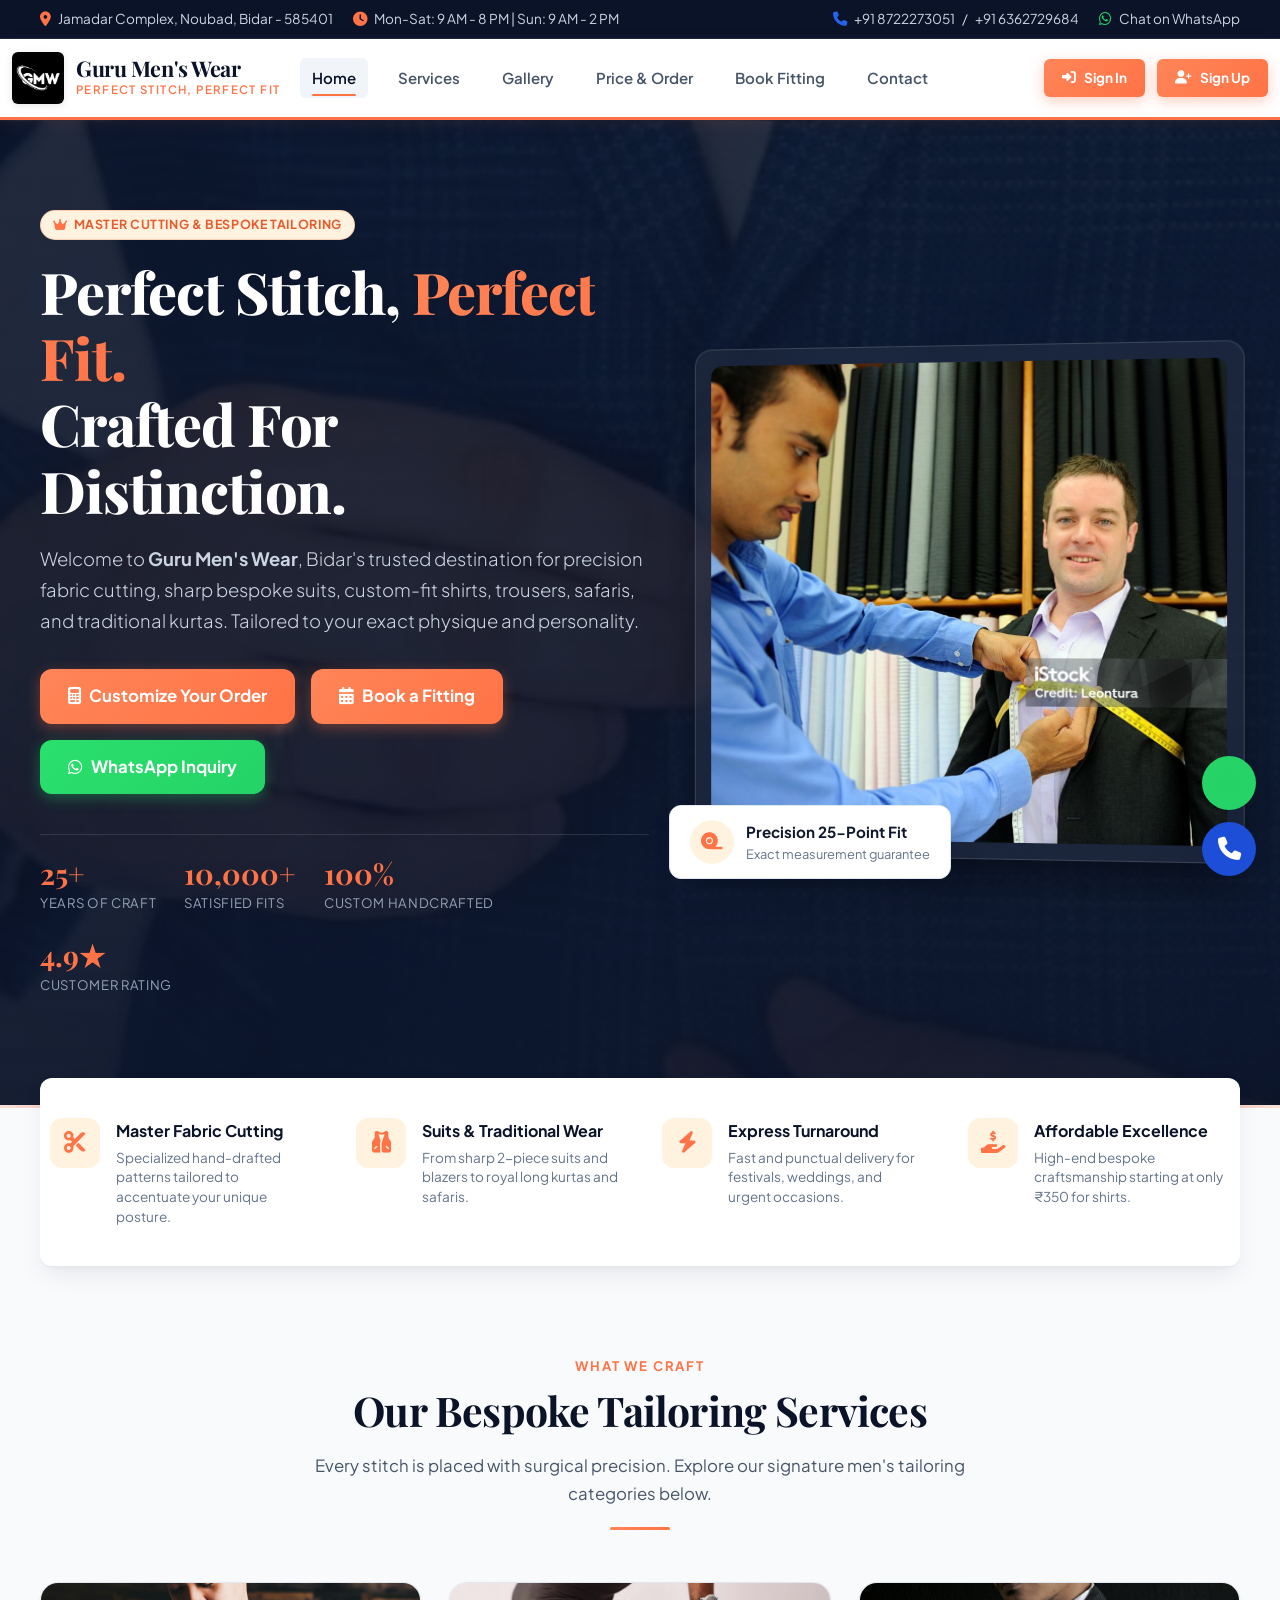
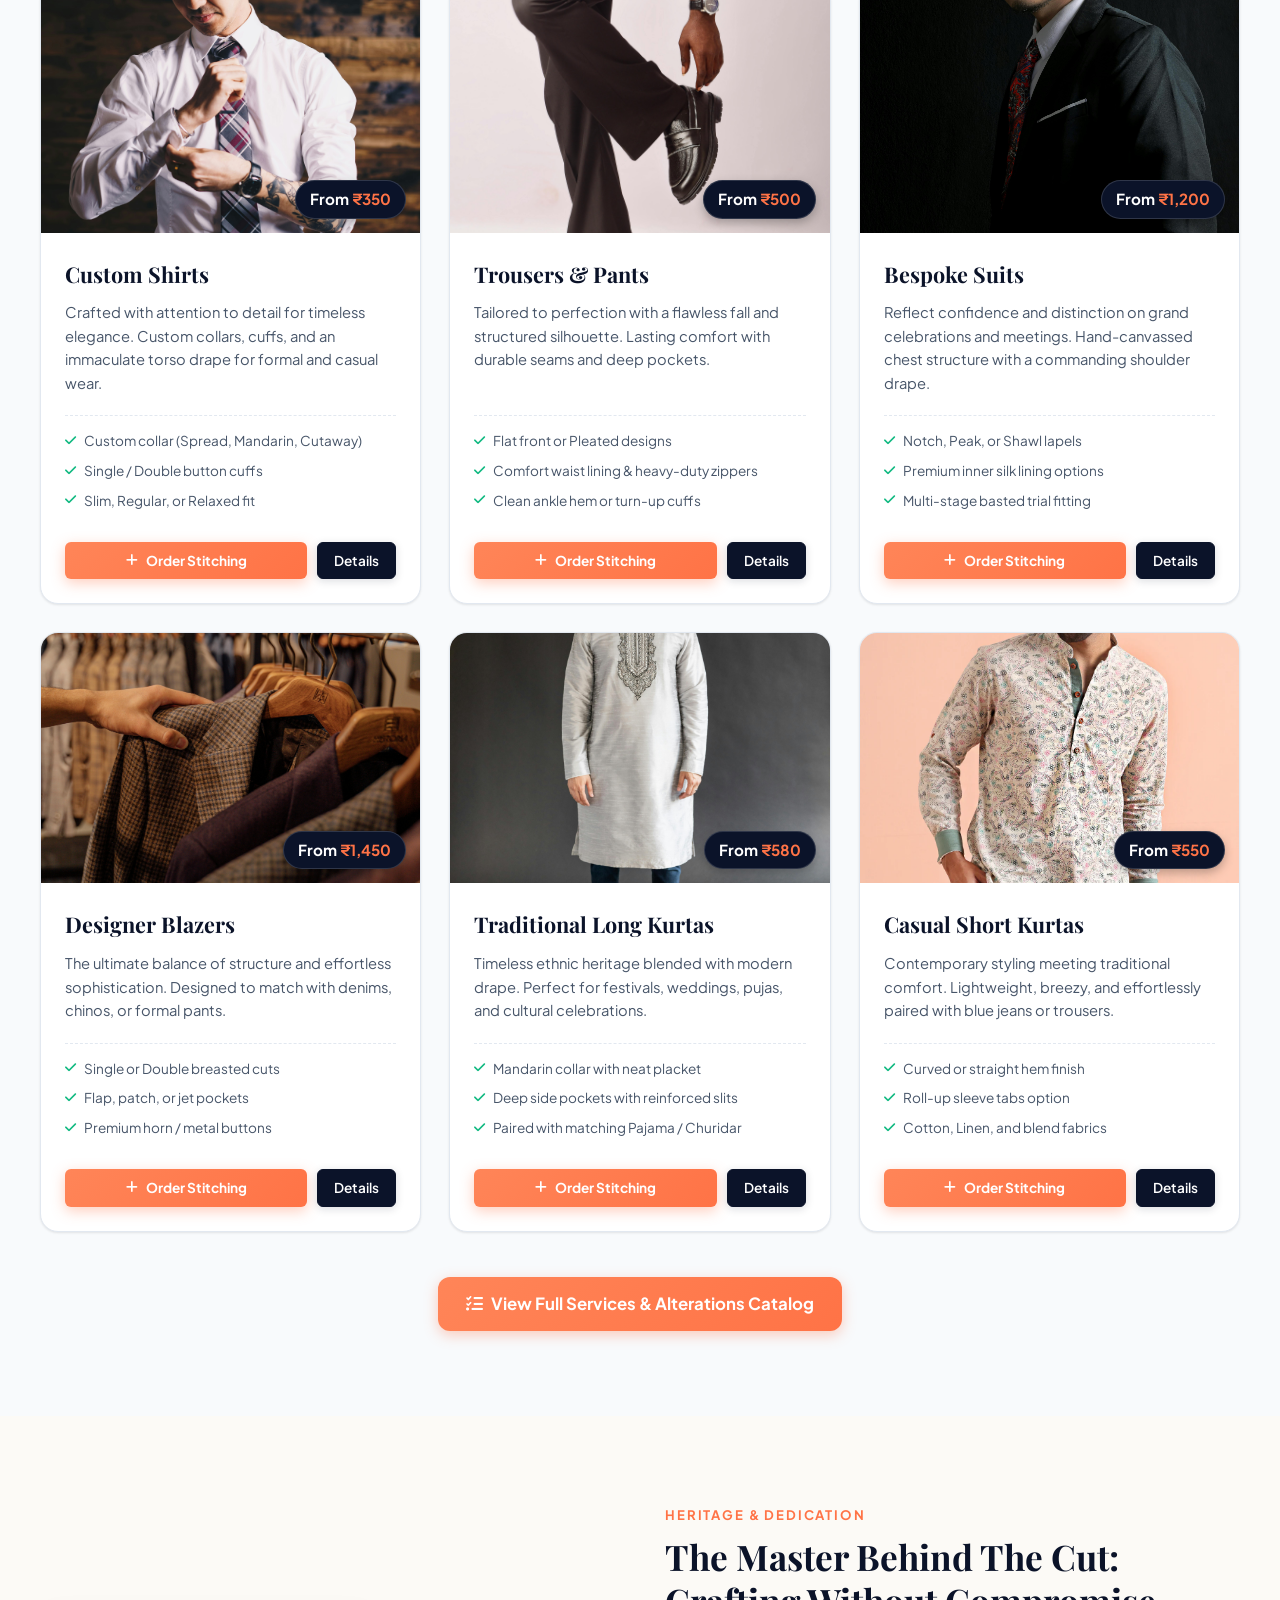
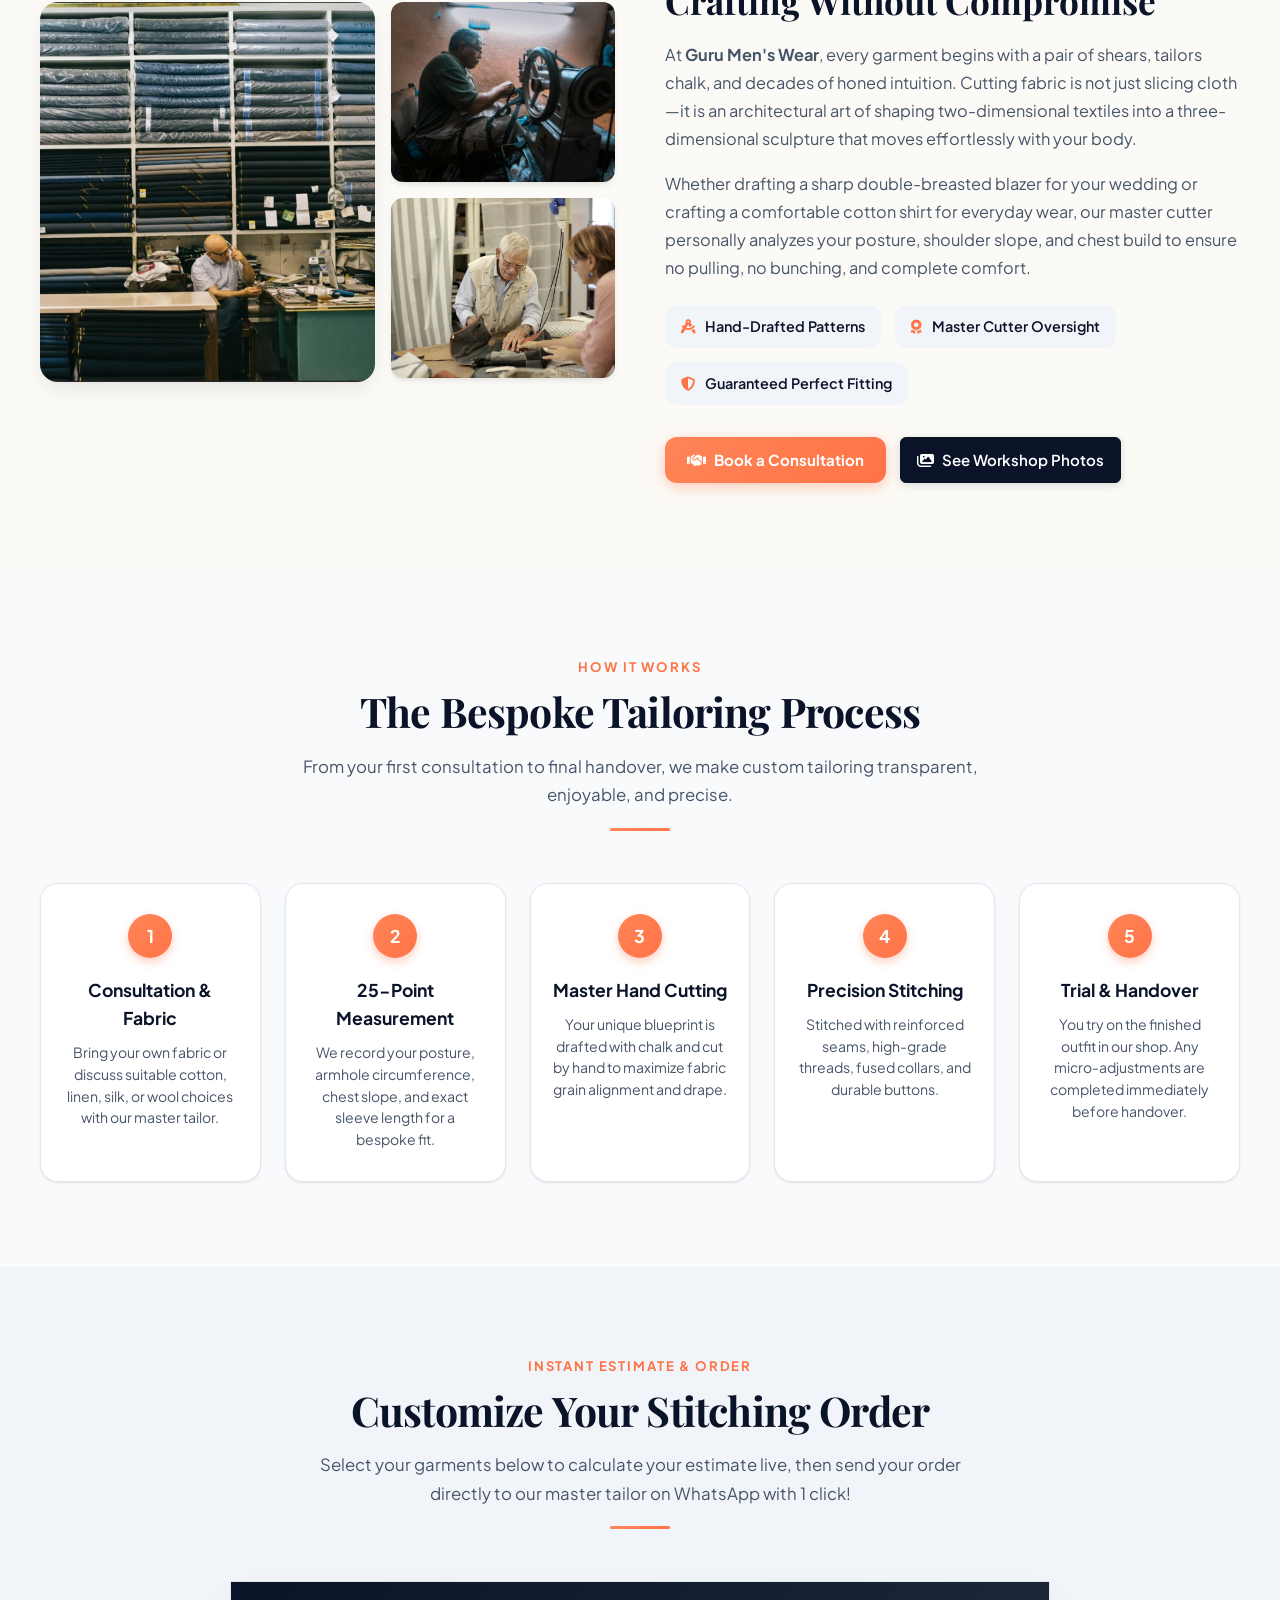
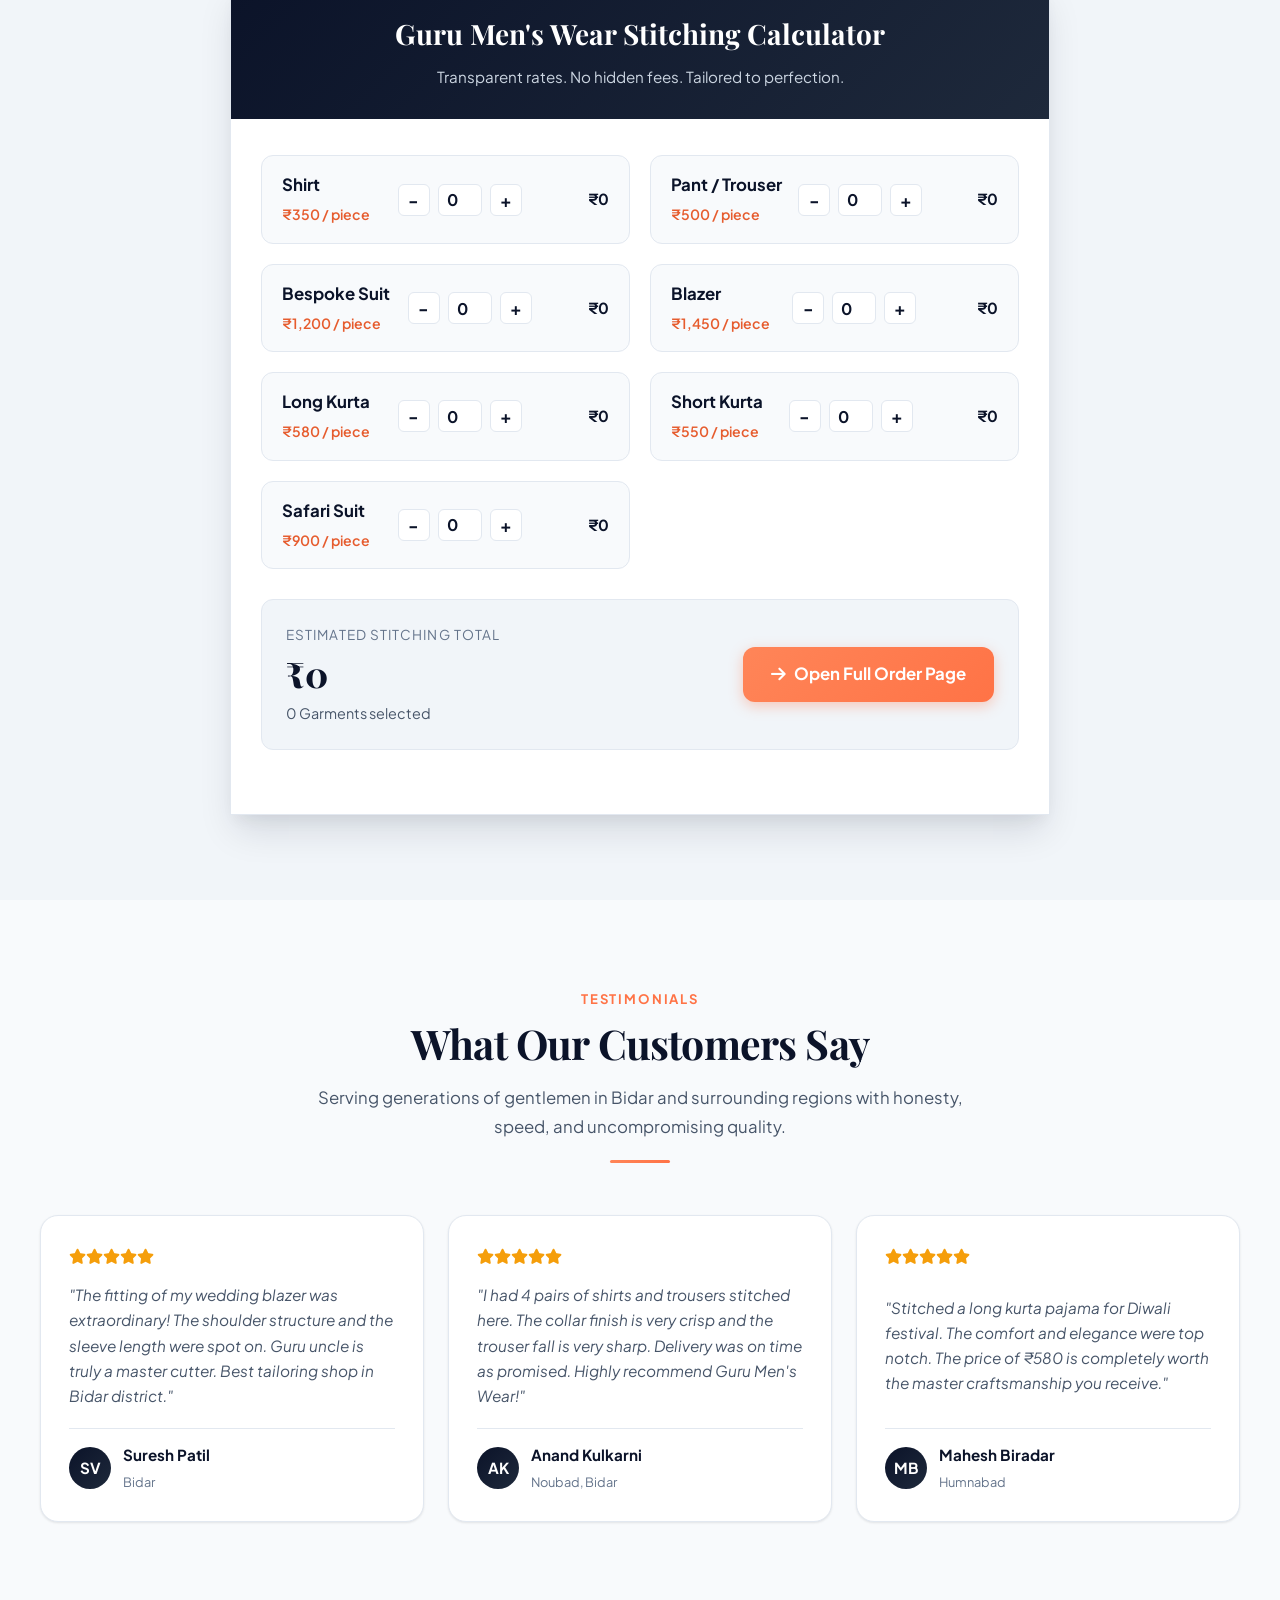
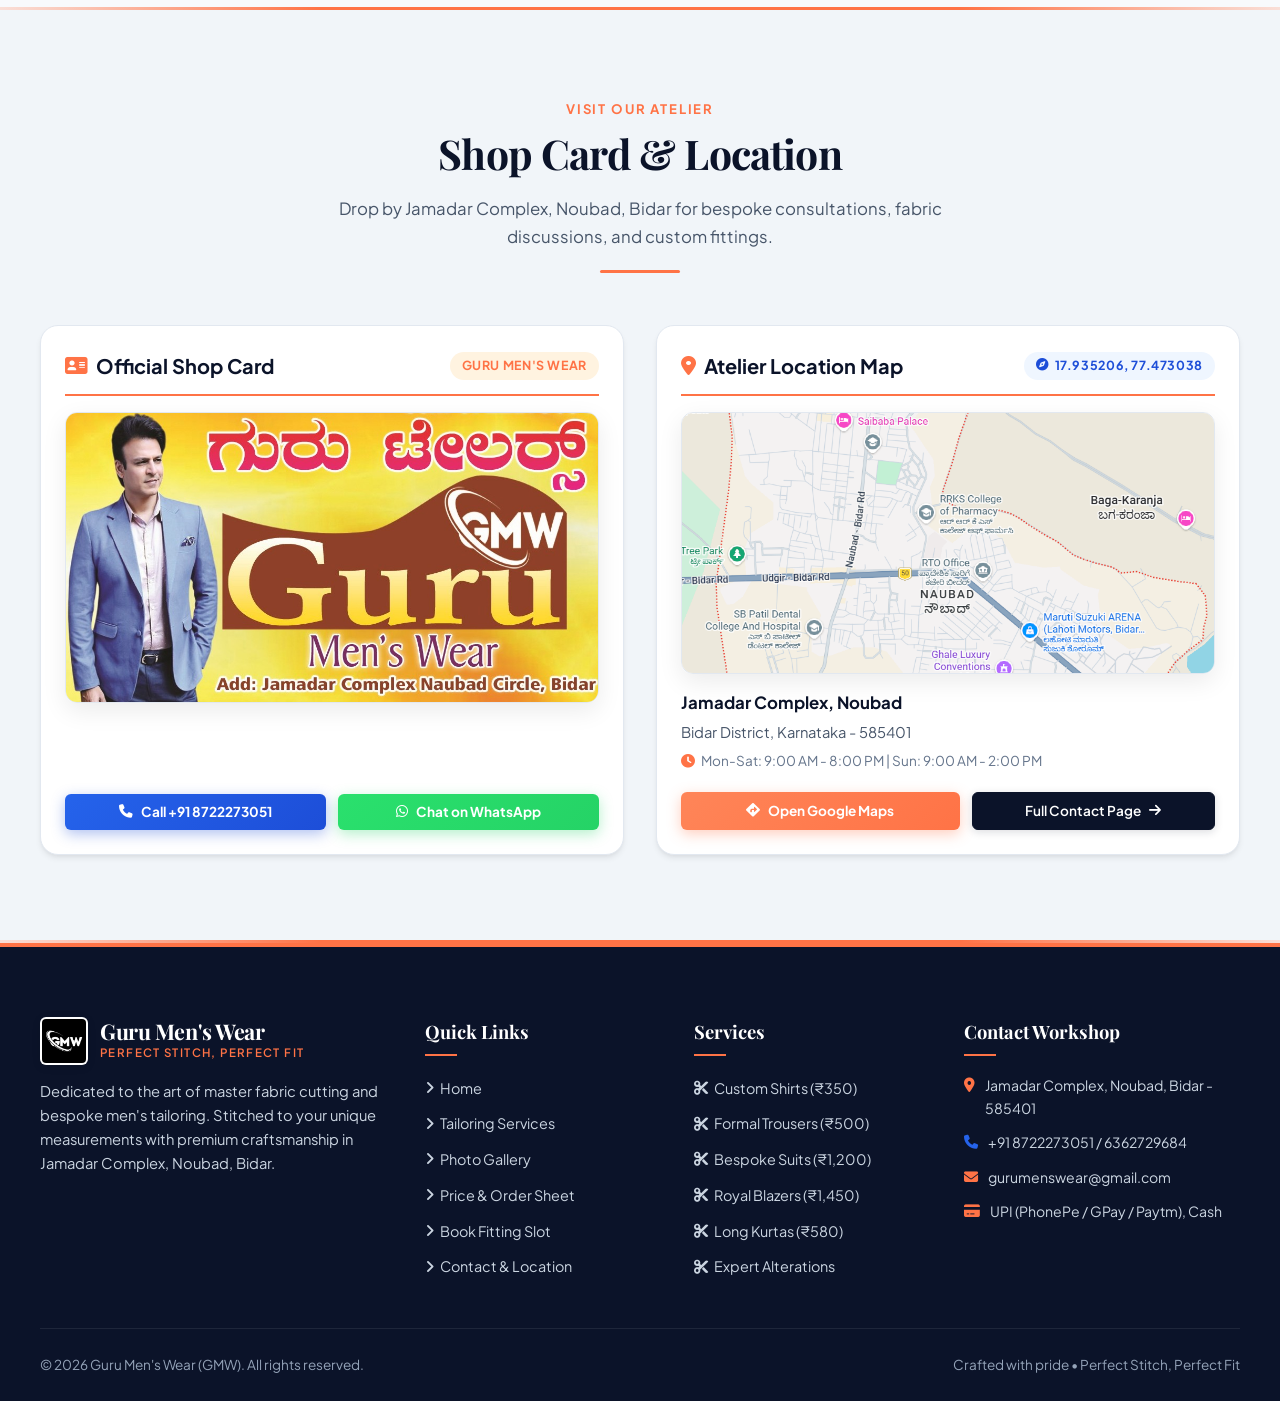
<file: index.html>
<!DOCTYPE html>
<html lang="en">
<head>
    <meta charset="UTF-8">
    <meta name="viewport" content="width=device-width, initial-scale=1.0">
    <title>Guru Men's Wear | Master Tailoring & Bespoke Stitching | Bidar</title>
    <meta name="description" content="Guru Men's Wear - Expert fabric cutting and bespoke tailoring in Jamadar Complex, Noubad, Bidar - 585401. Perfect fit suits, shirts, trousers, safaris, and traditional kurtas.">
    
    <!-- Google Fonts & Font Awesome 6 -->
    <link rel="stylesheet" href="https://cdnjs.cloudflare.com/ajax/libs/font-awesome/6.5.1/css/all.min.css">
    <link rel="stylesheet" href="css/style.css?v=20260929_01">
</head>
<body>

    <!-- TOP ANNOUNCEMENT BAR -->
    <header class="top-bar">
        <div class="container">
            <div class="top-bar-left">
                <span class="top-bar-item"><i class="fa-solid fa-location-dot"></i> Jamadar Complex, Noubad, Bidar - 585401</span>
                <span class="top-bar-item"><i class="fa-solid fa-clock"></i> Mon-Sat: 9 AM - 8 PM | Sun: 9 AM - 2 PM</span>
            </div>
            <div class="top-bar-right">
                <span class="top-bar-item"><i class="fa-solid fa-phone" style="color: #2563eb !important;"></i> <a href="tel:+918722273051">+91 8722273051</a> / <a href="tel:+916362729684">+91 6362729684</a></span>
                <span class="top-bar-item"><i class="fa-brands fa-whatsapp" style="color: #25d366 !important;"></i> <a href="https://wa.me/918722273051" target="_blank">Chat on WhatsApp</a></span>
            </div>
        </div>
    </header>

    <!-- STICKY NAVBAR -->
    <nav class="navbar">
        <div class="container">
            <a href="index.html" class="brand-logo">
                <img src="logo gmw.jpg" alt="Guru Men's Wear Logo">
                <div class="brand-text">
                    <span class="brand-title">Guru Men's Wear</span>
                    <span class="brand-tagline">Perfect Stitch, Perfect Fit</span>
                </div>
            </a>

            <!-- Desktop Menu (Single Line Aligned) -->
            <ul class="nav-menu">
                <li><a href="index.html" class="nav-link active">Home</a></li>
                <li><a href="service.html" class="nav-link">Services</a></li>
                <li><a href="gallery.html" class="nav-link">Gallery</a></li>
                <li><a href="order.html" class="nav-link">Price & Order</a></li>
                <li><a href="booking.html" class="nav-link">Book Fitting</a></li>
                <li><a href="ourcontact.html" class="nav-link">Contact</a></li>
            </ul>

            <!-- ACTION BUTTONS: SIGN IN & SIGN UP (MOVED TO RIGHT) -->
            <div class="nav-actions">
                <a href="signin.html" class="btn btn-sm" style="background-color: #ff7346 !important; color: #ffffff !important; font-weight: 700; padding: 8px 18px; border-radius: 6px;"><i class="fa-solid fa-right-to-bracket"></i> Sign In</a>
                <a href="signup.html" class="btn btn-sm" style="background-color: #ff7346 !important; color: #ffffff !important; font-weight: 700; padding: 8px 18px; border-radius: 6px;"><i class="fa-solid fa-user-plus"></i> Sign Up</a>
                <button class="mobile-toggle" aria-label="Toggle navigation menu">
                    <i class="fa-solid fa-bars"></i>
                </button>
            </div>
        </div>
    </nav>

    <!-- MOBILE NAVIGATION DRAWER -->
    <div class="mobile-nav">
        <div class="mobile-nav-content">
            <div class="brand-logo" style="margin-bottom: 15px;">
                <img src="logo gmw.jpg" alt="Guru Men's Wear" style="height: 48px;">
                <div class="brand-text">
                    <span class="brand-title" style="font-size: 1.15rem;">Guru Men's Wear</span>
                    <span class="brand-tagline">Perfect Stitch, Perfect Fit</span>
                </div>
            </div>
            <div style="display: flex; gap: 8px; margin-bottom: 12px;">
                <a href="signin.html" class="btn btn-sm" style="flex: 1; background-color: #ff7346 !important; color: white !important;"><i class="fa-solid fa-right-to-bracket"></i> Sign In</a>
                <a href="signup.html" class="btn btn-sm" style="flex: 1; background-color: #ff7346 !important; color: white !important;"><i class="fa-solid fa-user-plus"></i> Sign Up</a>
            </div>
            <a href="index.html" class="mobile-nav-link active"><i class="fa-solid fa-house"></i> Home</a>
            <a href="service.html" class="mobile-nav-link"><i class="fa-solid fa-shirt"></i> Services & Pricing</a>
            <a href="gallery.html" class="mobile-nav-link"><i class="fa-solid fa-images"></i> Work & Shop Gallery</a>
            <a href="order.html" class="mobile-nav-link"><i class="fa-solid fa-calculator"></i> Price & Order Calculator</a>
            <a href="booking.html" class="mobile-nav-link"><i class="fa-solid fa-calendar-check"></i> Book an Appointment</a>
            <a href="ourcontact.html" class="mobile-nav-link"><i class="fa-solid fa-location-dot"></i> Contact & Location</a>
            <hr style="border: 0; border-top: 1px solid var(--border-color); margin: 10px 0;">
            <a href="https://wa.me/918722273051" class="btn btn-whatsapp" target="_blank"><i class="fa-brands fa-whatsapp"></i> Chat with Master Tailor</a>
            <a href="tel:+918722273051" class="btn btn-call" style="background-color: #1d4ed8 !important;"><i class="fa-solid fa-phone"></i> Call Shop Now</a>
        </div>
    </div>

    <!-- HERO SECTION -->
    <header class="hero">
        <div class="container">
            <div class="hero-grid">
                <div class="hero-content">
                    <div class="hero-pill">
                        <span class="badge badge-gold" style="background: #fff3e0; color: #e65c2e; border: 1px solid rgba(255,115,70,0.3);"><i class="fa-solid fa-crown" style="color: #ff7346;"></i> Master Cutting & Bespoke Tailoring</span>
                    </div>
                    <h1 class="hero-title">
                        Perfect Stitch, <span style="background: linear-gradient(135deg, #ff8558 0%, #ff7346 100%); -webkit-background-clip: text; -webkit-text-fill-color: transparent;">Perfect Fit.</span><br>Crafted For Distinction.
                    </h1>
                    <p class="hero-subtitle">
                        Welcome to <strong>Guru Men's Wear</strong>, Bidar's trusted destination for precision fabric cutting, sharp bespoke suits, custom-fit shirts, trousers, safaris, and traditional kurtas. Tailored to your exact physique and personality.
                    </p>
                    <div class="hero-actions">
                        <a href="order.html" class="btn btn-lg" style="background-color: #ff7346 !important; color: #ffffff !important; font-weight: 700;"><i class="fa-solid fa-calculator"></i> Customize Your Order</a>
                        <a href="booking.html" class="btn btn-lg" style="background-color: #ff7346 !important; color: #ffffff !important; font-weight: 700;"><i class="fa-solid fa-calendar-days"></i> Book a Fitting</a>
                        <a href="https://wa.me/918722273051?text=Hello%20Guru%20Mens%20Wear,%20I%20would%20like%20to%20inquire%20about%20tailoring%20services." target="_blank" class="btn btn-whatsapp btn-lg"><i class="fa-brands fa-whatsapp"></i> WhatsApp Inquiry</a>
                    </div>
                    <div class="hero-stats">
                        <div class="stat-item">
                            <span class="stat-number">25+</span>
                            <span class="stat-label">Years of Craft</span>
                        </div>
                        <div class="stat-item">
                            <span class="stat-number">10,000+</span>
                            <span class="stat-label">Satisfied Fits</span>
                        </div>
                        <div class="stat-item">
                            <span class="stat-number">100%</span>
                            <span class="stat-label">Custom Handcrafted</span>
                        </div>
                        <div class="stat-item">
                            <span class="stat-number">4.9★</span>
                            <span class="stat-label">Customer Rating</span>
                        </div>
                    </div>
                </div>

                <!-- Visual Showcase Card -->
                <div class="hero-card-preview">
                    <div class="hero-card-main">
                        <img src="b 1 measure.jpg" alt="Master tailor taking measurements" class="hero-card-img">
                    </div>
                    <div class="hero-float-badge">
                        <div class="hero-float-icon">
                            <i class="fa-solid fa-tape"></i>
                        </div>
                        <div>
                            <div style="font-weight: 700; font-size: 0.95rem;">Precision 25-Point Fit</div>
                            <div style="font-size: 0.8rem; color: var(--text-muted);">Exact measurement guarantee</div>
                        </div>
                    </div>
                </div>
            </div>
        </div>
    </header>

    <!-- FULL ORANGE LINE TERMINAL -->
    <div class="terminal-orange-line"></div>

    <!-- TRUST & HIGHLIGHTS STRIP -->
    <div class="container">
        <section class="features-strip">
            <div class="features-grid">
                <div class="feature-box">
                    <div class="feature-icon-wrap"><i class="fa-solid fa-scissors"></i></div>
                    <div class="feature-info">
                        <h4>Master Fabric Cutting</h4>
                        <p>Specialized hand-drafted patterns tailored to accentuate your unique posture.</p>
                    </div>
                </div>
                <div class="feature-box">
                    <div class="feature-icon-wrap"><i class="fa-solid fa-vest"></i></div>
                    <div class="feature-info">
                        <h4>Suits & Traditional Wear</h4>
                        <p>From sharp 2-piece suits and blazers to royal long kurtas and safaris.</p>
                    </div>
                </div>
                <div class="feature-box">
                    <div class="feature-icon-wrap"><i class="fa-solid fa-bolt"></i></div>
                    <div class="feature-info">
                        <h4>Express Turnaround</h4>
                        <p>Fast and punctual delivery for festivals, weddings, and urgent occasions.</p>
                    </div>
                </div>
                <div class="feature-box">
                    <div class="feature-icon-wrap"><i class="fa-solid fa-hand-holding-dollar"></i></div>
                    <div class="feature-info">
                        <h4>Affordable Excellence</h4>
                        <p>High-end bespoke craftsmanship starting at only ₹350 for shirts.</p>
                    </div>
                </div>
            </div>
        </section>
    </div>

    <!-- SERVICES SHOWCASE -->
    <section class="section" id="services">
        <div class="container">
            <div class="section-header">
                <span class="section-tag">What We Craft</span>
                <h2 class="section-title">Our Bespoke Tailoring Services</h2>
                <p class="section-desc">Every stitch is placed with surgical precision. Explore our signature men's tailoring categories below.</p>
                <div class="divider-gold"></div>
            </div>

            <div class="services-grid">
                <!-- Shirt -->
                <div class="service-card">
                    <div class="service-img-wrap">
                        <img src="n shirt.jpg" alt="Custom tailored formal and casual shirt">
                        <div class="service-price-tag">From <span>₹350</span></div>
                    </div>
                    <div class="service-body">
                        <h3 class="service-title">Custom Shirts</h3>
                        <p class="service-desc">Crafted with attention to detail for timeless elegance. Custom collars, cuffs, and an immaculate torso drape for formal and casual wear.</p>
                        <ul class="service-features">
                            <li><i class="fa-solid fa-check"></i> Custom collar (Spread, Mandarin, Cutaway)</li>
                            <li><i class="fa-solid fa-check"></i> Single / Double button cuffs</li>
                            <li><i class="fa-solid fa-check"></i> Slim, Regular, or Relaxed fit</li>
                        </ul>
                        <div class="service-footer">
                            <a href="order.html" class="btn btn-primary btn-sm" style="flex: 1;"><i class="fa-solid fa-plus"></i> Order Stitching</a>
                            <a href="service.html#shirt" class="btn btn-details btn-sm">Details</a>
                        </div>
                    </div>
                </div>

                <!-- Trouser / Pant -->
                <div class="service-card">
                    <div class="service-img-wrap">
                        <img src="n pant.jpg" alt="Tailored formal trousers and chinos">
                        <div class="service-price-tag">From <span>₹500</span></div>
                    </div>
                    <div class="service-body">
                        <h3 class="service-title">Trousers & Pants</h3>
                        <p class="service-desc">Tailored to perfection with a flawless fall and structured silhouette. Lasting comfort with durable seams and deep pockets.</p>
                        <ul class="service-features">
                            <li><i class="fa-solid fa-check"></i> Flat front or Pleated designs</li>
                            <li><i class="fa-solid fa-check"></i> Comfort waist lining & heavy-duty zippers</li>
                            <li><i class="fa-solid fa-check"></i> Clean ankle hem or turn-up cuffs</li>
                        </ul>
                        <div class="service-footer">
                            <a href="order.html" class="btn btn-primary btn-sm" style="flex: 1;"><i class="fa-solid fa-plus"></i> Order Stitching</a>
                            <a href="service.html#pant" class="btn btn-details btn-sm">Details</a>
                        </div>
                    </div>
                </div>

                <!-- Bespoke Suit -->
                <div class="service-card">
                    <div class="service-img-wrap">
                        <img src="n suit.jpg" alt="Two piece and three piece bespoke suit">
                        <div class="service-price-tag">From <span>₹1,200</span></div>
                    </div>
                    <div class="service-body">
                        <h3 class="service-title">Bespoke Suits</h3>
                        <p class="service-desc">Reflect confidence and distinction on grand celebrations and meetings. Hand-canvassed chest structure with a commanding shoulder drape.</p>
                        <ul class="service-features">
                            <li><i class="fa-solid fa-check"></i> Notch, Peak, or Shawl lapels</li>
                            <li><i class="fa-solid fa-check"></i> Premium inner silk lining options</li>
                            <li><i class="fa-solid fa-check"></i> Multi-stage basted trial fitting</li>
                        </ul>
                        <div class="service-footer">
                            <a href="order.html" class="btn btn-primary btn-sm" style="flex: 1;"><i class="fa-solid fa-plus"></i> Order Stitching</a>
                            <a href="service.html#suit" class="btn btn-details btn-sm">Details</a>
                        </div>
                    </div>
                </div>

                <!-- Blazer -->
                <div class="service-card">
                    <div class="service-img-wrap">
                        <img src="n blezer.jpg" alt="Tailored casual and formal blazer">
                        <div class="service-price-tag">From <span>₹1,450</span></div>
                    </div>
                    <div class="service-body">
                        <h3 class="service-title">Designer Blazers</h3>
                        <p class="service-desc">The ultimate balance of structure and effortless sophistication. Designed to match with denims, chinos, or formal pants.</p>
                        <ul class="service-features">
                            <li><i class="fa-solid fa-check"></i> Single or Double breasted cuts</li>
                            <li><i class="fa-solid fa-check"></i> Flap, patch, or jet pockets</li>
                            <li><i class="fa-solid fa-check"></i> Premium horn / metal buttons</li>
                        </ul>
                        <div class="service-footer">
                            <a href="order.html" class="btn btn-primary btn-sm" style="flex: 1;"><i class="fa-solid fa-plus"></i> Order Stitching</a>
                            <a href="service.html#blezer" class="btn btn-details btn-sm">Details</a>
                        </div>
                    </div>
                </div>

                <!-- Long Kurta -->
                <div class="service-card">
                    <div class="service-img-wrap">
                        <img src="n l kurta.jpg" alt="Traditional Indian long kurta">
                        <div class="service-price-tag">From <span>₹580</span></div>
                    </div>
                    <div class="service-body">
                        <h3 class="service-title">Traditional Long Kurtas</h3>
                        <p class="service-desc">Timeless ethnic heritage blended with modern drape. Perfect for festivals, weddings, pujas, and cultural celebrations.</p>
                        <ul class="service-features">
                            <li><i class="fa-solid fa-check"></i> Mandarin collar with neat placket</li>
                            <li><i class="fa-solid fa-check"></i> Deep side pockets with reinforced slits</li>
                            <li><i class="fa-solid fa-check"></i> Paired with matching Pajama / Churidar</li>
                        </ul>
                        <div class="service-footer">
                            <a href="order.html" class="btn btn-primary btn-sm" style="flex: 1;"><i class="fa-solid fa-plus"></i> Order Stitching</a>
                            <a href="service.html#lkurta" class="btn btn-details btn-sm">Details</a>
                        </div>
                    </div>
                </div>

                <!-- Short Kurta -->
                <div class="service-card">
                    <div class="service-img-wrap">
                        <img src="n s kurta.webp" alt="Modern short kurta for men">
                        <div class="service-price-tag">From <span>₹550</span></div>
                    </div>
                    <div class="service-body">
                        <h3 class="service-title">Casual Short Kurtas</h3>
                        <p class="service-desc">Contemporary styling meeting traditional comfort. Lightweight, breezy, and effortlessly paired with blue jeans or trousers.</p>
                        <ul class="service-features">
                            <li><i class="fa-solid fa-check"></i> Curved or straight hem finish</li>
                            <li><i class="fa-solid fa-check"></i> Roll-up sleeve tabs option</li>
                            <li><i class="fa-solid fa-check"></i> Cotton, Linen, and blend fabrics</li>
                        </ul>
                        <div class="service-footer">
                            <a href="order.html" class="btn btn-primary btn-sm" style="flex: 1;"><i class="fa-solid fa-plus"></i> Order Stitching</a>
                            <a href="service.html#skurta" class="btn btn-details btn-sm">Details</a>
                        </div>
                    </div>
                </div>
            </div>

            <div style="text-align: center; margin-top: 45px;">
                <a href="service.html" class="btn btn-primary btn-lg"><i class="fa-solid fa-list-check"></i> View Full Services & Alterations Catalog</a>
            </div>
        </div>
    </section>

    <!-- MASTER TAILOR STORY -->
    <section class="section section-warm">
        <div class="container">
            <div class="story-grid">
                <div class="story-img-collage">
                    <img src="2 men t shop.png" alt="In shop consultation with customer" class="story-img-main">
                    <div>
                        <img src="t m s image.jpg" alt="Tailor precision fabric cutting" class="story-img-sub">
                        <img src="r t s image.jpg" alt="Sewing machine workshop" class="story-img-sub">
                    </div>
                </div>

                <div class="story-content">
                    <span class="section-tag">Heritage & Dedication</span>
                    <h3>The Master Behind The Cut: Crafting Without Compromise</h3>
                    <p>
                        At <strong>Guru Men's Wear</strong>, every garment begins with a pair of shears, tailors chalk, and decades of honed intuition. Cutting fabric is not just slicing cloth—it is an architectural art of shaping two-dimensional textiles into a three-dimensional sculpture that moves effortlessly with your body.
                    </p>
                    <p>
                        Whether drafting a sharp double-breasted blazer for your wedding or crafting a comfortable cotton shirt for everyday wear, our master cutter personally analyzes your posture, shoulder slope, and chest build to ensure no pulling, no bunching, and complete comfort.
                    </p>

                    <div class="story-badges">
                        <div class="story-badge-item">
                            <i class="fa-solid fa-compass-drafting"></i>
                            <span>Hand-Drafted Patterns</span>
                        </div>
                        <div class="story-badge-item">
                            <i class="fa-solid fa-award"></i>
                            <span>Master Cutter Oversight</span>
                        </div>
                        <div class="story-badge-item">
                            <i class="fa-solid fa-shield-halved"></i>
                            <span>Guaranteed Perfect Fitting</span>
                        </div>
                    </div>

                    <div style="display: flex; gap: 14px; flex-wrap: wrap;">
                        <a href="booking.html" class="btn btn-primary"><i class="fa-solid fa-handshake"></i> Book a Consultation</a>
                        <a href="gallery.html" class="btn btn-outline"><i class="fa-solid fa-images"></i> See Workshop Photos</a>
                    </div>
                </div>
            </div>
        </div>
    </section>

    <!-- THE 5-STEP BESPOKE JOURNEY -->
    <section class="section">
        <div class="container">
            <div class="section-header">
                <span class="section-tag">How It Works</span>
                <h2 class="section-title">The Bespoke Tailoring Process</h2>
                <p class="section-desc">From your first consultation to final handover, we make custom tailoring transparent, enjoyable, and precise.</p>
                <div class="divider-gold"></div>
            </div>

            <div class="process-grid">
                <div class="process-step">
                    <div class="step-number">1</div>
                    <h4 class="step-title">Consultation & Fabric</h4>
                    <p class="step-desc">Bring your own fabric or discuss suitable cotton, linen, silk, or wool choices with our master tailor.</p>
                </div>

                <div class="process-step">
                    <div class="step-number">2</div>
                    <h4 class="step-title">25-Point Measurement</h4>
                    <p class="step-desc">We record your posture, armhole circumference, chest slope, and exact sleeve length for a bespoke fit.</p>
                </div>

                <div class="process-step">
                    <div class="step-number">3</div>
                    <h4 class="step-title">Master Hand Cutting</h4>
                    <p class="step-desc">Your unique blueprint is drafted with chalk and cut by hand to maximize fabric grain alignment and drape.</p>
                </div>

                <div class="process-step">
                    <div class="step-number">4</div>
                    <h4 class="step-title">Precision Stitching</h4>
                    <p class="step-desc">Stitched with reinforced seams, high-grade threads, fused collars, and durable buttons.</p>
                </div>

                <div class="process-step">
                    <div class="step-number">5</div>
                    <h4 class="step-title">Trial & Handover</h4>
                    <p class="step-desc">You try on the finished outfit in our shop. Any micro-adjustments are completed immediately before handover.</p>
                </div>
            </div>
        </div>
    </section>

    <!-- INTERACTIVE ORDER & PRICE CALCULATOR TEASER -->
    <section class="section section-alt">
        <div class="container container-narrow">
            <div class="section-header">
                <span class="section-tag">Instant Estimate & Order</span>
                <h2 class="section-title">Customize Your Stitching Order</h2>
                <p class="section-desc">Select your garments below to calculate your estimate live, then send your order directly to our master tailor on WhatsApp with 1 click!</p>
                <div class="divider-gold"></div>
            </div>

            <!-- LIVE CALCULATOR COMPONENT -->
            <div class="calc-wrapper">
                <div class="calc-header">
                    <h3>Guru Men's Wear Stitching Calculator</h3>
                    <p>Transparent rates. No hidden fees. Tailored to perfection.</p>
                </div>

                <div class="calc-body">
                    <div class="calc-grid">
                        <!-- Shirt -->
                        <div class="calc-item-card" data-name="Shirt" data-price="350">
                            <div class="calc-item-info">
                                <h4>Shirt</h4>
                                <span class="item-unit-price">₹350 / piece</span>
                            </div>
                            <div class="calc-stepper">
                                <button type="button" class="calc-btn minus" aria-label="Decrease quantity">-</button>
                                <input type="number" class="calc-qty-input" value="0" min="0">
                                <button type="button" class="calc-btn plus" aria-label="Increase quantity">+</button>
                            </div>
                            <div class="calc-item-total">₹0</div>
                        </div>

                        <!-- Pant -->
                        <div class="calc-item-card" data-name="Pant / Trouser" data-price="500">
                            <div class="calc-item-info">
                                <h4>Pant / Trouser</h4>
                                <span class="item-unit-price">₹500 / piece</span>
                            </div>
                            <div class="calc-stepper">
                                <button type="button" class="calc-btn minus" aria-label="Decrease quantity">-</button>
                                <input type="number" class="calc-qty-input" value="0" min="0">
                                <button type="button" class="calc-btn plus" aria-label="Increase quantity">+</button>
                            </div>
                            <div class="calc-item-total">₹0</div>
                        </div>

                        <!-- Suit -->
                        <div class="calc-item-card" data-name="Bespoke Suit" data-price="1200">
                            <div class="calc-item-info">
                                <h4>Bespoke Suit</h4>
                                <span class="item-unit-price">₹1,200 / piece</span>
                            </div>
                            <div class="calc-stepper">
                                <button type="button" class="calc-btn minus" aria-label="Decrease quantity">-</button>
                                <input type="number" class="calc-qty-input" value="0" min="0">
                                <button type="button" class="calc-btn plus" aria-label="Increase quantity">+</button>
                            </div>
                            <div class="calc-item-total">₹0</div>
                        </div>

                        <!-- Blazer -->
                        <div class="calc-item-card" data-name="Blazer" data-price="1450">
                            <div class="calc-item-info">
                                <h4>Blazer</h4>
                                <span class="item-unit-price">₹1,450 / piece</span>
                            </div>
                            <div class="calc-stepper">
                                <button type="button" class="calc-btn minus" aria-label="Decrease quantity">-</button>
                                <input type="number" class="calc-qty-input" value="0" min="0">
                                <button type="button" class="calc-btn plus" aria-label="Increase quantity">+</button>
                            </div>
                            <div class="calc-item-total">₹0</div>
                        </div>

                        <!-- Long Kurta -->
                        <div class="calc-item-card" data-name="Long Kurta" data-price="580">
                            <div class="calc-item-info">
                                <h4>Long Kurta</h4>
                                <span class="item-unit-price">₹580 / piece</span>
                            </div>
                            <div class="calc-stepper">
                                <button type="button" class="calc-btn minus" aria-label="Decrease quantity">-</button>
                                <input type="number" class="calc-qty-input" value="0" min="0">
                                <button type="button" class="calc-btn plus" aria-label="Increase quantity">+</button>
                            </div>
                            <div class="calc-item-total">₹0</div>
                        </div>

                        <!-- Short Kurta -->
                        <div class="calc-item-card" data-name="Short Kurta" data-price="550">
                            <div class="calc-item-info">
                                <h4>Short Kurta</h4>
                                <span class="item-unit-price">₹550 / piece</span>
                            </div>
                            <div class="calc-stepper">
                                <button type="button" class="calc-btn minus" aria-label="Decrease quantity">-</button>
                                <input type="number" class="calc-qty-input" value="0" min="0">
                                <button type="button" class="calc-btn plus" aria-label="Increase quantity">+</button>
                            </div>
                            <div class="calc-item-total">₹0</div>
                        </div>

                        <!-- Safari -->
                        <div class="calc-item-card" data-name="Safari Suit" data-price="900">
                            <div class="calc-item-info">
                                <h4>Safari Suit</h4>
                                <span class="item-unit-price">₹900 / piece</span>
                            </div>
                            <div class="calc-stepper">
                                <button type="button" class="calc-btn minus" aria-label="Decrease quantity">-</button>
                                <input type="number" class="calc-qty-input" value="0" min="0">
                                <button type="button" class="calc-btn plus" aria-label="Increase quantity">+</button>
                            </div>
                            <div class="calc-item-total">₹0</div>
                        </div>
                    </div>

                    <!-- Live Total Box -->
                    <div class="calc-summary-box">
                        <div class="summary-details">
                            <span class="summary-label">Estimated Stitching Total</span>
                            <span class="summary-amount" id="calcTotalAmount">₹0</span>
                            <span class="summary-count" id="calcTotalCount">0 Garments selected</span>
                        </div>
                        <a href="order.html" class="btn btn-primary btn-lg"><i class="fa-solid fa-arrow-right"></i> Open Full Order Page</a>
                    </div>
                </div>
            </div>
        </div>
    </section>

    <!-- TESTIMONIALS -->
    <section class="section">
        <div class="container">
            <div class="section-header">
                <span class="section-tag">Testimonials</span>
                <h2 class="section-title">What Our Customers Say</h2>
                <p class="section-desc">Serving generations of gentlemen in Bidar and surrounding regions with honesty, speed, and uncompromising quality.</p>
                <div class="divider-gold"></div>
            </div>

            <div class="testimonials-grid">
                <div class="testimonial-card">
                    <div class="stars">
                        <i class="fa-solid fa-star"></i><i class="fa-solid fa-star"></i><i class="fa-solid fa-star"></i><i class="fa-solid fa-star"></i><i class="fa-solid fa-star"></i>
                    </div>
                    <p class="testimonial-text">
                        "The fitting of my wedding blazer was extraordinary! The shoulder structure and the sleeve length were spot on. Guru uncle is truly a master cutter. Best tailoring shop in Bidar district."
                    </p>
                    <div class="testimonial-author">
                        <div class="author-avatar">SV</div>
                        <div class="author-meta">
                            <h5>Suresh Patil</h5>
                            <span>Bidar</span>
                        </div>
                    </div>
                </div>

                <div class="testimonial-card">
                    <div class="stars">
                        <i class="fa-solid fa-star"></i><i class="fa-solid fa-star"></i><i class="fa-solid fa-star"></i><i class="fa-solid fa-star"></i><i class="fa-solid fa-star"></i>
                    </div>
                    <p class="testimonial-text">
                        "I had 4 pairs of shirts and trousers stitched here. The collar finish is very crisp and the trouser fall is very sharp. Delivery was on time as promised. Highly recommend Guru Men's Wear!"
                    </p>
                    <div class="testimonial-author">
                        <div class="author-avatar">AK</div>
                        <div class="author-meta">
                            <h5>Anand Kulkarni</h5>
                            <span>Noubad, Bidar</span>
                        </div>
                    </div>
                </div>

                <div class="testimonial-card">
                    <div class="stars">
                        <i class="fa-solid fa-star"></i><i class="fa-solid fa-star"></i><i class="fa-solid fa-star"></i><i class="fa-solid fa-star"></i><i class="fa-solid fa-star"></i>
                    </div>
                    <p class="testimonial-text">
                        "Stitched a long kurta pajama for Diwali festival. The comfort and elegance were top notch. The price of ₹580 is completely worth the master craftsmanship you receive."
                    </p>
                    <div class="testimonial-author">
                        <div class="author-avatar">MB</div>
                        <div class="author-meta">
                            <h5>Mahesh Biradar</h5>
                            <span>Humnabad</span>
                        </div>
                    </div>
                </div>
            </div>
        </div>
    </section>

    <!-- FULL ORANGE LINE TERMINAL -->
    <div class="terminal-orange-line"></div>

    <!-- SHOP LOCATION & VISITING CARD SHOWCASE (CLEAN 2-COLUMN ATELIER SECTION) -->
    <section class="section section-alt" id="atelier-location">
        <div class="container">
            <div class="section-header">
                <span class="section-tag">Visit Our Atelier</span>
                <h2 class="section-title">Shop Card & Location</h2>
                <p class="section-desc">Drop by Jamadar Complex, Noubad, Bidar for bespoke consultations, fabric discussions, and custom fittings.</p>
                <div class="divider-gold" style="background: #ff7346; width: 80px; height: 3px;"></div>
            </div>

            <div style="display: grid; grid-template-columns: repeat(auto-fit, minmax(320px, 1fr)); gap: 32px; align-items: stretch;">
                
                <!-- Left Side: Official Visiting Card / Shop Banner -->
                <div style="background: white; border-radius: var(--radius-lg); padding: 24px; box-shadow: var(--shadow-md); border: 1px solid var(--border-color); display: flex; flex-direction: column; justify-content: space-between;">
                    <div>
                        <div style="display: flex; align-items: center; justify-content: space-between; margin-bottom: 16px; border-bottom: 2px solid #ff7346; padding-bottom: 12px;">
                            <h3 style="font-size: 1.25rem; color: var(--primary); display: flex; align-items: center; gap: 8px;">
                                <i class="fa-solid fa-address-card" style="color: #ff7346;"></i> Official Shop Card
                            </h3>
                            <span class="badge" style="background: #fff3e0; color: #ff7346; font-weight: 700;">Guru Men's Wear</span>
                        </div>
                        <div style="text-align: center; border-radius: 12px; overflow: hidden; box-shadow: 0 8px 24px rgba(0,0,0,0.08); border: 1px solid #e2e8f0;">
                            <img src="guru mens wear visiting card.jpg" alt="Guru Men's Wear Official Visiting Card" style="width: 100%; height: auto; display: block; object-fit: contain;">
                        </div>
                    </div>
                    <div style="display: flex; gap: 12px; margin-top: 20px; flex-wrap: wrap;">
                        <a href="tel:+918722273051" class="btn btn-call btn-sm" style="flex: 1; min-width: 140px; justify-content: center;"><i class="fa-solid fa-phone"></i> Call +91 8722273051</a>
                        <a href="https://wa.me/918722273051?text=Hello%20Guru%20Mens%20Wear,%20I%20got%20your%20visiting%20card%20from%20the%20website." target="_blank" class="btn btn-whatsapp btn-sm" style="flex: 1; min-width: 140px; justify-content: center;"><i class="fa-brands fa-whatsapp"></i> Chat on WhatsApp</a>
                    </div>
                </div>

                <!-- Right Side: Location Map Photo & Coordinates & Directions -->
                <div style="background: white; border-radius: var(--radius-lg); padding: 24px; box-shadow: var(--shadow-md); border: 1px solid var(--border-color); display: flex; flex-direction: column; justify-content: space-between;">
                    <div>
                        <div style="display: flex; align-items: center; justify-content: space-between; margin-bottom: 16px; border-bottom: 2px solid #ff7346; padding-bottom: 12px;">
                            <h3 style="font-size: 1.25rem; color: var(--primary); display: flex; align-items: center; gap: 8px;">
                                <i class="fa-solid fa-location-dot" style="color: #ff7346;"></i> Atelier Location Map
                            </h3>
                            <span class="badge" style="background: #eff6ff; color: #1d4ed8; font-weight: 700;"><i class="fa-solid fa-compass"></i> 17.935206, 77.473038</span>
                        </div>
                        <div style="border-radius: 12px; overflow: hidden; box-shadow: 0 8px 24px rgba(0,0,0,0.08); border: 1px solid #e2e8f0; position: relative;">
                            <a href="https://www.google.com/maps/search/?api=1&query=17.935206,77.473038" target="_blank" title="Click to open Google Maps Directions">
                                <img src="location_map.png" alt="Google Map Location of Guru Men's Wear at Jamadar Complex, Noubad, Bidar" style="width: 100%; height: 260px; object-fit: cover; display: block;">
                            </a>
                        </div>
                        <div style="margin-top: 16px;">
                            <h4 style="color: var(--primary); font-size: 1.05rem; margin-bottom: 4px;">Jamadar Complex, Noubad</h4>
                            <p style="color: var(--text-secondary); font-size: 0.92rem; margin-bottom: 6px;">Bidar District, Karnataka - 585401</p>
                            <div style="font-size: 0.85rem; color: #64748b;">
                                <i class="fa-solid fa-clock" style="color: #ff7346; margin-right: 4px;"></i> Mon-Sat: 9:00 AM - 8:00 PM | Sun: 9:00 AM - 2:00 PM
                            </div>
                        </div>
                    </div>
                    <div style="display: flex; gap: 12px; margin-top: 20px; flex-wrap: wrap;">
                        <a href="https://www.google.com/maps/search/?api=1&query=17.935206,77.473038" target="_blank" class="btn btn-primary btn-sm" style="flex: 1.2; min-width: 160px; justify-content: center;"><i class="fa-solid fa-diamond-turn-right"></i> Open Google Maps</a>
                        <a href="ourcontact.html" class="btn btn-details btn-sm" style="flex: 1; min-width: 140px; justify-content: center;">Full Contact Page <i class="fa-solid fa-arrow-right"></i></a>
                    </div>
                </div>

            </div>
        </div>
    </section>

    <!-- FULL ORANGE LINE TERMINAL -->
    <div class="terminal-orange-line"></div>

    <!-- FLOATING ACTION BUTTONS -->
    <div class="floating-actions">
        <a href="https://wa.me/918722273051?text=Hello%20Guru%20Mens%20Wear,%20I%20would%20like%20to%20inquire%20about%20stitching." target="_blank" class="float-btn float-whatsapp" title="Chat on WhatsApp" aria-label="Chat on WhatsApp">
            <i class="fa-brands fa-whatsapp"></i>
        </a>
        <a href="tel:+918722273051" class="float-btn float-call" title="Call Shop" aria-label="Call Shop">
            <i class="fa-solid fa-phone"></i>
        </a>
    </div>

    <!-- LUXURY FOOTER -->
    <footer class="footer">
        <div class="container">
            <div class="footer-grid">
                <div class="footer-about">
                    <div class="brand-logo" style="margin-bottom: 12px;">
                        <img src="logo gmw.jpg" alt="GMW Logo" style="height: 48px; background: white; padding: 2px;">
                        <div class="brand-text">
                            <span class="brand-title">Guru Men's Wear</span>
                            <span class="brand-tagline">Perfect Stitch, Perfect Fit</span>
                        </div>
                    </div>
                    <p>
                        Dedicated to the art of master fabric cutting and bespoke men's tailoring. Stitched to your unique measurements with premium craftsmanship in Jamadar Complex, Noubad, Bidar.
                    </p>
                </div>

                <div>
                    <h4 class="footer-title">Quick Links</h4>
                    <ul class="footer-links">
                        <li><a href="index.html"><i class="fa-solid fa-angle-right"></i> Home</a></li>
                        <li><a href="service.html"><i class="fa-solid fa-angle-right"></i> Tailoring Services</a></li>
                        <li><a href="gallery.html"><i class="fa-solid fa-angle-right"></i> Photo Gallery</a></li>
                        <li><a href="order.html"><i class="fa-solid fa-angle-right"></i> Price & Order Sheet</a></li>
                        <li><a href="booking.html"><i class="fa-solid fa-angle-right"></i> Book Fitting Slot</a></li>
                        <li><a href="ourcontact.html"><i class="fa-solid fa-angle-right"></i> Contact & Location</a></li>
                    </ul>
                </div>

                <div>
                    <h4 class="footer-title">Services</h4>
                    <ul class="footer-links">
                        <li><a href="service.html#shirt"><i class="fa-solid fa-scissors"></i> Custom Shirts (₹350)</a></li>
                        <li><a href="service.html#pant"><i class="fa-solid fa-scissors"></i> Formal Trousers (₹500)</a></li>
                        <li><a href="service.html#suit"><i class="fa-solid fa-scissors"></i> Bespoke Suits (₹1,200)</a></li>
                        <li><a href="service.html#blezer"><i class="fa-solid fa-scissors"></i> Royal Blazers (₹1,450)</a></li>
                        <li><a href="service.html#lkurta"><i class="fa-solid fa-scissors"></i> Long Kurtas (₹580)</a></li>
                        <li><a href="service.html#alternation"><i class="fa-solid fa-scissors"></i> Expert Alterations</a></li>
                    </ul>
                </div>

                <div>
                    <h4 class="footer-title">Contact Workshop</h4>
                    <ul class="footer-contact-list">
                        <li>
                            <i class="fa-solid fa-location-dot"></i>
                            <span>Jamadar Complex, Noubad, Bidar - 585401</span>
                        </li>
                        <li>
                            <i class="fa-solid fa-phone"></i>
                            <span><a href="tel:+918722273051">+91 8722273051</a> / <a href="tel:+916362729684">6362729684</a></span>
                        </li>
                        <li>
                            <i class="fa-solid fa-envelope"></i>
                            <span>gurumenswear@gmail.com</span>
                        </li>
                        <li>
                            <i class="fa-solid fa-credit-card"></i>
                            <span>UPI (PhonePe / GPay / Paytm), Cash</span>
                        </li>
                    </ul>
                </div>
            </div>

            <div class="footer-bottom">
                <p>&copy; 2026 Guru Men's Wear (GMW). All rights reserved.</p>
                <p>Crafted with pride &bull; Perfect Stitch, Perfect Fit</p>
            </div>
        </div>
    </footer>

    <!-- MAIN JAVASCRIPT -->
    <script src="js/main.js"></script>
</body>
</html>
</file>
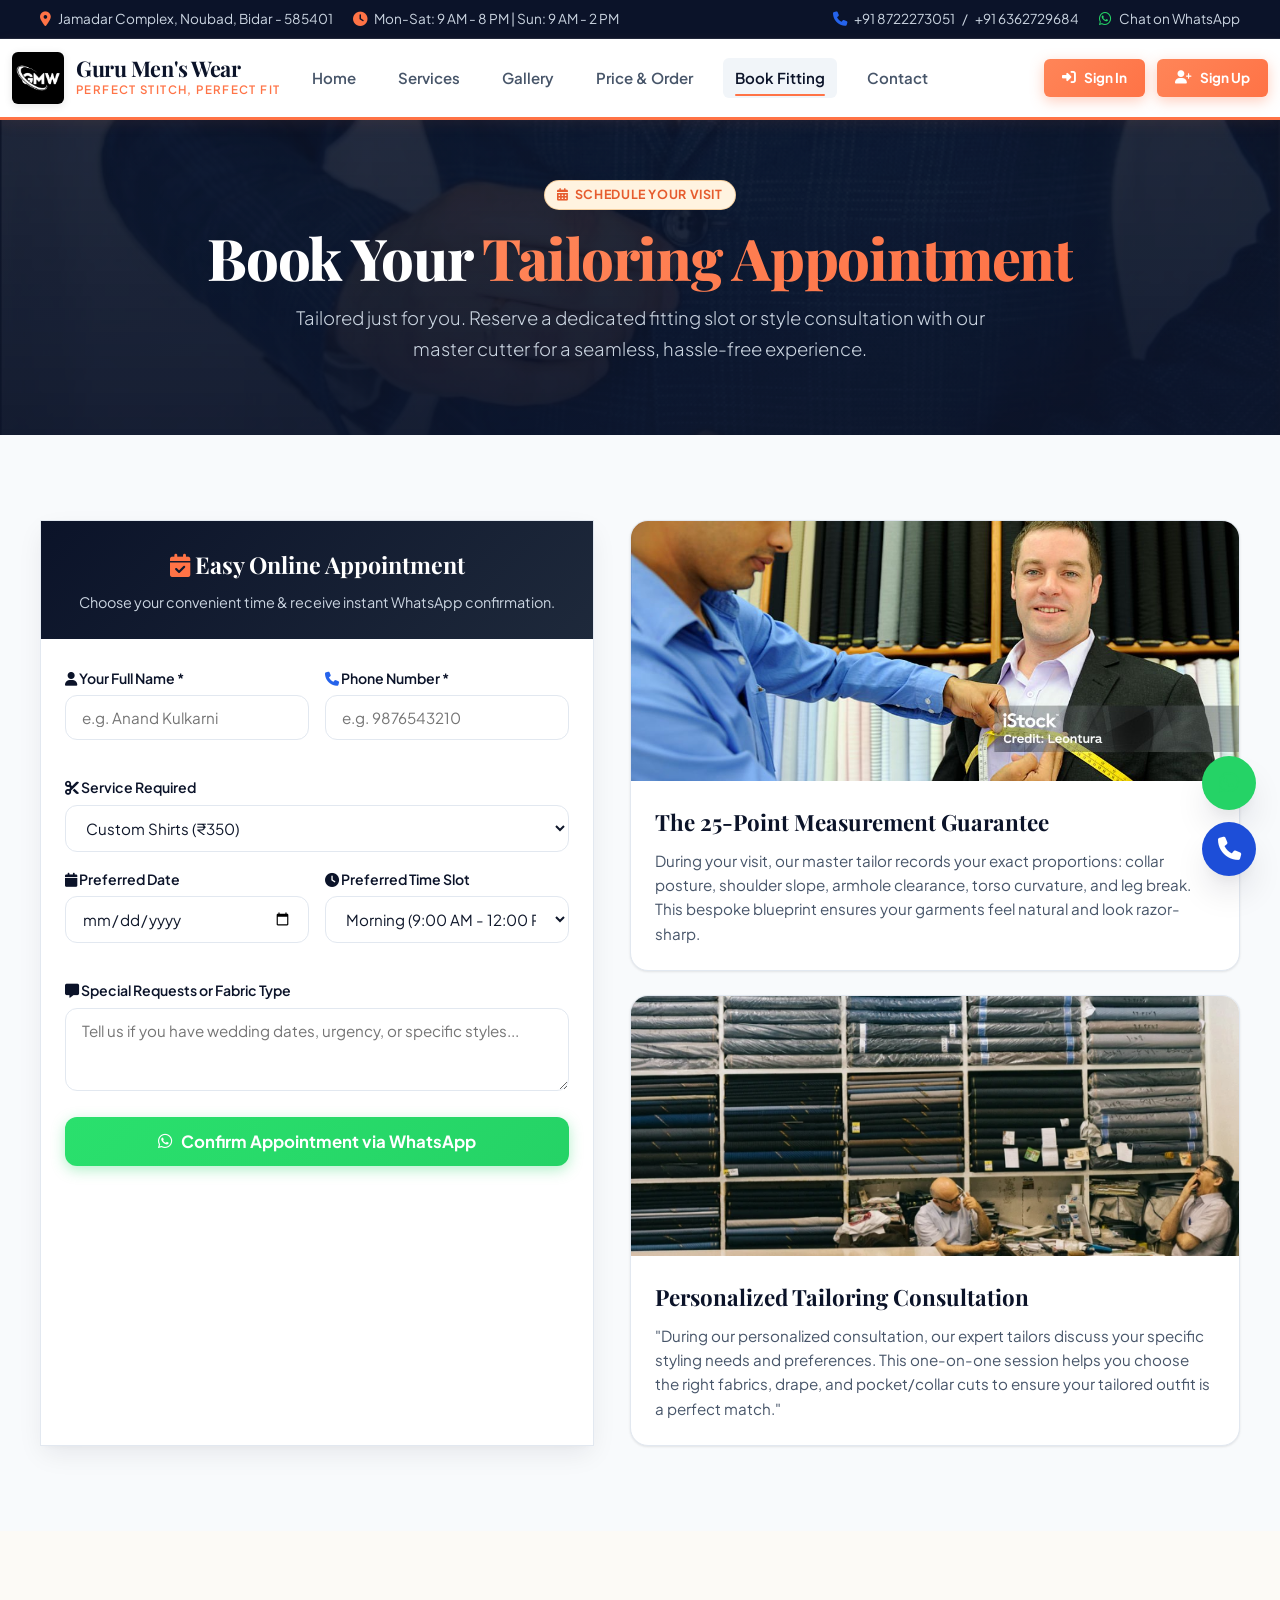
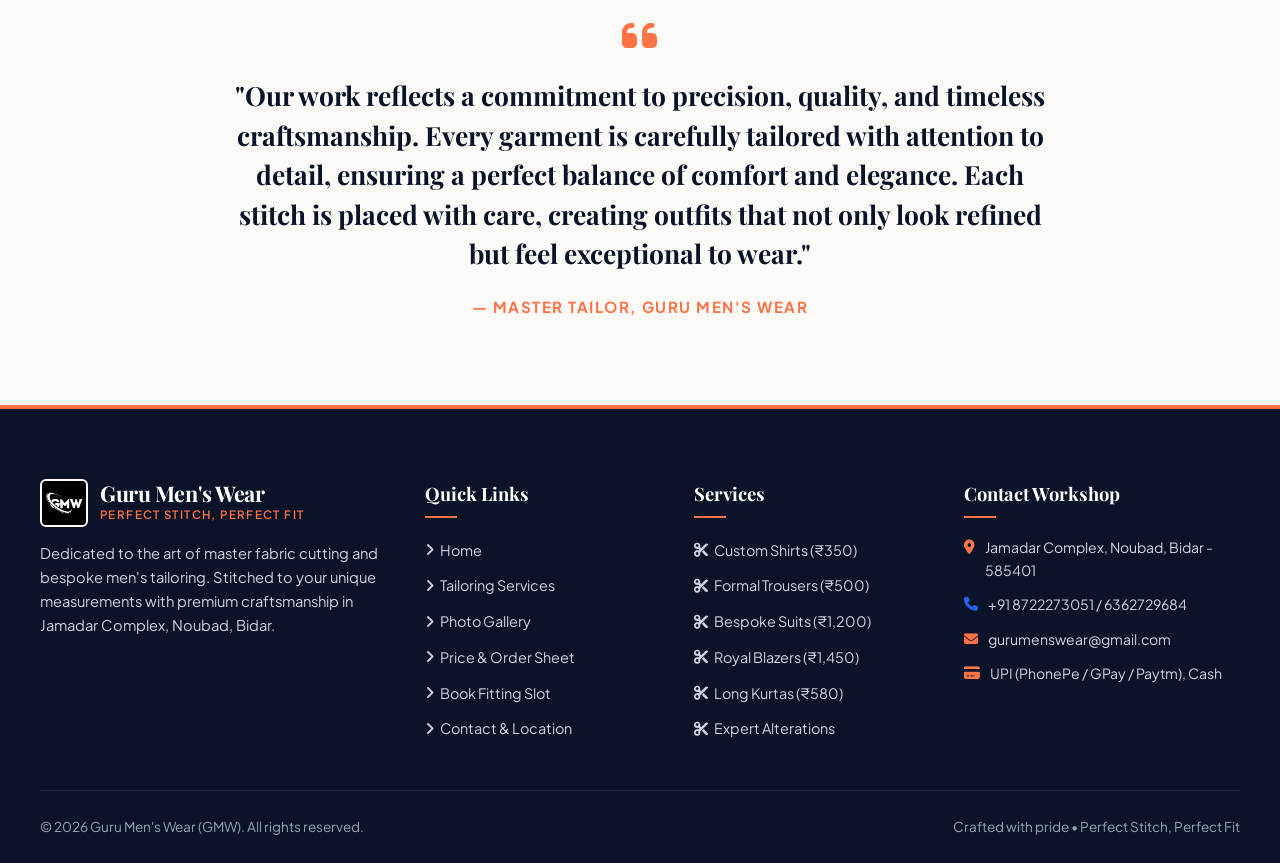
<file: booking.html>
<!DOCTYPE html>
<html lang="en">
<head>
    <meta charset="UTF-8">
    <meta name="viewport" content="width=device-width, initial-scale=1.0">
    <title>Book Tailoring Appointment & Fitting | Guru Men's Wear (GMW)</title>
    <meta name="description" content="Schedule your custom measurement fitting and styling consultation at Guru Men's Wear in Jamadar Complex, Noubad, Bidar.">
    
    <!-- Google Fonts & Font Awesome 6 -->
    <link rel="stylesheet" href="https://cdnjs.cloudflare.com/ajax/libs/font-awesome/6.5.1/css/all.min.css">
    <link rel="stylesheet" href="css/style.css?v=20260929_01">
</head>
<body>

    <!-- TOP ANNOUNCEMENT BAR -->
    <header class="top-bar">
        <div class="container">
            <div class="top-bar-left">
                <span class="top-bar-item"><i class="fa-solid fa-location-dot"></i> Jamadar Complex, Noubad, Bidar - 585401</span>
                <span class="top-bar-item"><i class="fa-solid fa-clock"></i> Mon-Sat: 9 AM - 8 PM | Sun: 9 AM - 2 PM</span>
            </div>
            <div class="top-bar-right">
                <span class="top-bar-item"><i class="fa-solid fa-phone" style="color: #2563eb !important;"></i> <a href="tel:+918722273051">+91 8722273051</a> / <a href="tel:+916362729684">+91 6362729684</a></span>
                <span class="top-bar-item"><i class="fa-brands fa-whatsapp" style="color: #25d366 !important;"></i> <a href="https://wa.me/918722273051" target="_blank">Chat on WhatsApp</a></span>
            </div>
        </div>
    </header>

    <!-- STICKY NAVBAR -->
    <nav class="navbar">
        <div class="container">
            <a href="index.html" class="brand-logo">
                <img src="logo gmw.jpg" alt="Guru Men's Wear Logo">
                <div class="brand-text">
                    <span class="brand-title">Guru Men's Wear</span>
                    <span class="brand-tagline">Perfect Stitch, Perfect Fit</span>
                </div>
            </a>

            <!-- Desktop Menu (Single Line Aligned) -->
            <ul class="nav-menu">
                <li><a href="index.html" class="nav-link">Home</a></li>
                <li><a href="service.html" class="nav-link">Services</a></li>
                <li><a href="gallery.html" class="nav-link">Gallery</a></li>
                <li><a href="order.html" class="nav-link">Price & Order</a></li>
                <li><a href="booking.html" class="nav-link active">Book Fitting</a></li>
                <li><a href="ourcontact.html" class="nav-link">Contact</a></li>
            </ul>

            <!-- ACTION BUTTONS: SIGN IN & SIGN UP (MOVED TO RIGHT) -->
            <div class="nav-actions">
                <a href="signin.html" class="btn btn-sm" style="background-color: #ff7346 !important; color: #ffffff !important; font-weight: 700; padding: 8px 18px; border-radius: 6px;"><i class="fa-solid fa-right-to-bracket"></i> Sign In</a>
                <a href="signup.html" class="btn btn-sm" style="background-color: #ff7346 !important; color: #ffffff !important; font-weight: 700; padding: 8px 18px; border-radius: 6px;"><i class="fa-solid fa-user-plus"></i> Sign Up</a>
                <button class="mobile-toggle" aria-label="Toggle navigation menu">
                    <i class="fa-solid fa-bars"></i>
                </button>
            </div>
        </div>
    </nav>

    <!-- MOBILE NAVIGATION DRAWER -->
    <div class="mobile-nav">
        <div class="mobile-nav-content">
            <div class="brand-logo" style="margin-bottom: 15px;">
                <img src="logo gmw.jpg" alt="Guru Men's Wear" style="height: 48px;">
                <div class="brand-text">
                    <span class="brand-title" style="font-size: 1.15rem;">Guru Men's Wear</span>
                    <span class="brand-tagline">Perfect Stitch, Perfect Fit</span>
                </div>
            </div>
            <div style="display: flex; gap: 8px; margin-bottom: 12px;">
                <a href="signin.html" class="btn btn-auth-signin btn-sm" style="flex: 1;"><i class="fa-solid fa-right-to-bracket"></i> Sign In</a>
                <a href="signup.html" class="btn btn-auth-signup btn-sm" style="flex: 1;"><i class="fa-solid fa-user-plus"></i> Sign Up</a>
            </div>
            <a href="index.html" class="mobile-nav-link"><i class="fa-solid fa-house"></i> Home</a>
            <a href="service.html" class="mobile-nav-link"><i class="fa-solid fa-shirt"></i> Services & Pricing</a>
            <a href="gallery.html" class="mobile-nav-link"><i class="fa-solid fa-images"></i> Work & Shop Gallery</a>
            <a href="order.html" class="mobile-nav-link"><i class="fa-solid fa-calculator"></i> Price & Order Calculator</a>
            <a href="booking.html" class="mobile-nav-link active"><i class="fa-solid fa-calendar-check"></i> Book an Appointment</a>
            <a href="ourcontact.html" class="mobile-nav-link"><i class="fa-solid fa-location-dot"></i> Contact & Location</a>
            <hr style="border: 0; border-top: 1px solid var(--border-color); margin: 10px 0;">
            <a href="https://wa.me/918722273051" class="btn btn-whatsapp" target="_blank"><i class="fa-brands fa-whatsapp"></i> Chat with Master Tailor</a>
            <a href="tel:+918722273051" class="btn btn-dark"><i class="fa-solid fa-phone"></i> Call Shop Now</a>
        </div>
    </div>

    <!-- PAGE HERO -->
    <header class="hero" style="padding: 60px 0 70px;">
        <div class="container" style="text-align: center;">
            <span class="badge badge-gold" style="margin-bottom: 14px;"><i class="fa-solid fa-calendar-days"></i> Schedule Your Visit</span>
            <h1 class="hero-title" style="margin-bottom: 12px;">Book Your <span>Tailoring Appointment</span></h1>
            <p class="hero-subtitle" style="max-width: 700px; margin: 0 auto;">
                Tailored just for you. Reserve a dedicated fitting slot or style consultation with our master cutter for a seamless, hassle-free experience.
            </p>
        </div>
    </header>

    <!-- BOOKING APPOINTMENT FORM -->
    <section class="section">
        <div class="container">
            <div class="contact-grid">
                
                <!-- Left: Booking Form Card -->
                <div class="calc-wrapper" style="box-shadow: var(--shadow-lg);">
                    <div class="calc-header" style="background: var(--dark-gradient); padding: 25px 20px;">
                        <h3 style="font-size: 1.45rem;"><i class="fa-solid fa-calendar-check" style="color: var(--accent);"></i> Easy Online Appointment</h3>
                        <p style="font-size: 0.9rem;">Choose your convenient time & receive instant WhatsApp confirmation.</p>
                    </div>

                    <div class="calc-body" style="padding: 28px 24px;">
                        <form id="bookingForm">
                            <div class="order-form-grid">
                                <div class="form-group">
                                    <label for="bookName"><i class="fa-solid fa-user"></i> Your Full Name *</label>
                                    <input type="text" id="bookName" class="form-control" placeholder="e.g. Anand Kulkarni" required>
                                </div>

                                <div class="form-group">
                                    <label for="bookPhone"><i class="fa-solid fa-phone"></i> Phone Number *</label>
                                    <input type="tel" id="bookPhone" class="form-control" placeholder="e.g. 9876543210" required>
                                </div>
                            </div>

                            <div class="form-group">
                                <label for="bookService"><i class="fa-solid fa-scissors"></i> Service Required</label>
                                <select id="bookService" class="form-control">
                                    <option value="Custom Shirts (₹350)">Custom Shirts (₹350)</option>
                                    <option value="Formal Trousers / Pants (₹500)">Formal Trousers / Pants (₹500)</option>
                                    <option value="Bespoke Suit (₹1,200)">Bespoke Suit (₹1,200)</option>
                                    <option value="Designer Blazer (₹1,450)">Designer Blazer (₹1,450)</option>
                                    <option value="Traditional Long Kurta (₹580)">Traditional Long Kurta (₹580)</option>
                                    <option value="Casual Short Kurta (₹550)">Casual Short Kurta (₹550)</option>
                                    <option value="Safari Suit (₹900)">Safari Suit (₹900)</option>
                                    <option value="Alteration & Fitting Adjustment">Alteration & Fitting Adjustment</option>
                                    <option value="Fabric Cutting & Style Consultation">Fabric Cutting & Style Consultation</option>
                                </select>
                            </div>

                            <div class="order-form-grid">
                                <div class="form-group">
                                    <label for="bookDate"><i class="fa-solid fa-calendar"></i> Preferred Date</label>
                                    <input type="date" id="bookDate" class="form-control" required>
                                </div>

                                <div class="form-group">
                                    <label for="bookTime"><i class="fa-solid fa-clock"></i> Preferred Time Slot</label>
                                    <select id="bookTime" class="form-control">
                                        <option value="Morning (9:00 AM - 12:00 PM)">Morning (9:00 AM - 12:00 PM)</option>
                                        <option value="Afternoon (12:00 PM - 4:00 PM)">Afternoon (12:00 PM - 4:00 PM)</option>
                                        <option value="Evening (4:00 PM - 8:00 PM)">Evening (4:00 PM - 8:00 PM)</option>
                                    </select>
                                </div>
                            </div>

                            <div class="form-group">
                                <label for="bookNotes"><i class="fa-solid fa-message"></i> Special Requests or Fabric Type</label>
                                <textarea id="bookNotes" class="form-control" rows="3" placeholder="Tell us if you have wedding dates, urgency, or specific styles..."></textarea>
                            </div>

                            <button type="submit" class="btn btn-whatsapp btn-lg" style="width: 100%; font-size: 1.05rem; margin-top: 10px;">
                                <i class="fa-brands fa-whatsapp"></i> Confirm Appointment via WhatsApp
                            </button>
                        </form>
                    </div>
                </div>

                <!-- Right: Measurement & Consultation Info -->
                <div style="display: flex; flex-direction: column; gap: 24px;">
                    <div style="background: white; border-radius: var(--radius-lg); overflow: hidden; border: 1px solid var(--border-color); box-shadow: var(--shadow-sm);">
                        <img src="b 1 measure.jpg" alt="Master tailor taking measurements" style="width: 100%; height: 260px; object-fit: cover;">
                        <div style="padding: 24px;">
                            <h4 style="font-family: var(--font-heading); font-size: 1.4rem; color: var(--primary); margin-bottom: 8px;">The 25-Point Measurement Guarantee</h4>
                            <p style="color: var(--text-secondary); font-size: 0.95rem; line-height: 1.6;">
                                During your visit, our master tailor records your exact proportions: collar posture, shoulder slope, armhole clearance, torso curvature, and leg break. This bespoke blueprint ensures your garments feel natural and look razor-sharp.
                            </p>
                        </div>
                    </div>

                    <div style="background: white; border-radius: var(--radius-lg); overflow: hidden; border: 1px solid var(--border-color); box-shadow: var(--shadow-sm);">
                        <img src="2 men t shop.png" alt="In-person tailoring consultation" style="width: 100%; height: 260px; object-fit: cover;">
                        <div style="padding: 24px;">
                            <h4 style="font-family: var(--font-heading); font-size: 1.4rem; color: var(--primary); margin-bottom: 8px;">Personalized Tailoring Consultation</h4>
                            <p style="color: var(--text-secondary); font-size: 0.95rem; line-height: 1.6;">
                                "During our personalized consultation, our expert tailors discuss your specific styling needs and preferences. This one-on-one session helps you choose the right fabrics, drape, and pocket/collar cuts to ensure your tailored outfit is a perfect match."
                            </p>
                        </div>
                    </div>
                </div>

            </div>
        </div>
    </section>

    <!-- HERITAGE COMMITMENT QUOTE -->
    <section class="section section-warm">
        <div class="container container-narrow" style="text-align: center;">
            <i class="fa-solid fa-quote-left" style="font-size: 2.5rem; color: var(--accent); margin-bottom: 20px;"></i>
            <h3 style="font-family: var(--font-heading); font-size: 1.65rem; color: var(--primary); line-height: 1.5; margin-bottom: 20px;">
                "Our work reflects a commitment to precision, quality, and timeless craftsmanship. Every garment is carefully tailored with attention to detail, ensuring a perfect balance of comfort and elegance. Each stitch is placed with care, creating outfits that not only look refined but feel exceptional to wear."
            </h3>
            <span style="font-size: 0.95rem; font-weight: 700; color: var(--accent); text-transform: uppercase; letter-spacing: 0.1em;">
                &mdash; Master Tailor, Guru Men's Wear
            </span>
        </div>
    </section>

    <!-- FLOATING ACTION BUTTONS -->
    <div class="floating-actions">
        <a href="https://wa.me/918722273051?text=Hello%20Guru%20Mens%20Wear,%20I%20would%20like%20to%20book%20an%20appointment." target="_blank" class="float-btn float-whatsapp" title="Chat on WhatsApp" aria-label="Chat on WhatsApp">
            <i class="fa-brands fa-whatsapp"></i>
        </a>
        <a href="tel:+918722273051" class="float-btn float-call" title="Call Shop" aria-label="Call Shop">
            <i class="fa-solid fa-phone"></i>
        </a>
    </div>

    <!-- LUXURY FOOTER -->
    <footer class="footer">
        <div class="container">
            <div class="footer-grid">
                <div class="footer-about">
                    <div class="brand-logo" style="margin-bottom: 12px;">
                        <img src="logo gmw.jpg" alt="GMW Logo" style="height: 48px; background: white; padding: 2px;">
                        <div class="brand-text">
                            <span class="brand-title">Guru Men's Wear</span>
                            <span class="brand-tagline">Perfect Stitch, Perfect Fit</span>
                        </div>
                    </div>
                    <p>
                        Dedicated to the art of master fabric cutting and bespoke men's tailoring. Stitched to your unique measurements with premium craftsmanship in Jamadar Complex, Noubad, Bidar.
                    </p>
                </div>

                <div>
                    <h4 class="footer-title">Quick Links</h4>
                    <ul class="footer-links">
                        <li><a href="index.html"><i class="fa-solid fa-angle-right"></i> Home</a></li>
                        <li><a href="service.html"><i class="fa-solid fa-angle-right"></i> Tailoring Services</a></li>
                        <li><a href="gallery.html"><i class="fa-solid fa-angle-right"></i> Photo Gallery</a></li>
                        <li><a href="order.html"><i class="fa-solid fa-angle-right"></i> Price & Order Sheet</a></li>
                        <li><a href="booking.html"><i class="fa-solid fa-angle-right"></i> Book Fitting Slot</a></li>
                        <li><a href="ourcontact.html"><i class="fa-solid fa-angle-right"></i> Contact & Location</a></li>
                    </ul>
                </div>

                <div>
                    <h4 class="footer-title">Services</h4>
                    <ul class="footer-links">
                        <li><a href="service.html#shirt"><i class="fa-solid fa-scissors"></i> Custom Shirts (₹350)</a></li>
                        <li><a href="service.html#pant"><i class="fa-solid fa-scissors"></i> Formal Trousers (₹500)</a></li>
                        <li><a href="service.html#suit"><i class="fa-solid fa-scissors"></i> Bespoke Suits (₹1,200)</a></li>
                        <li><a href="service.html#blezer"><i class="fa-solid fa-scissors"></i> Royal Blazers (₹1,450)</a></li>
                        <li><a href="service.html#lkurta"><i class="fa-solid fa-scissors"></i> Long Kurtas (₹580)</a></li>
                        <li><a href="service.html#alternation"><i class="fa-solid fa-scissors"></i> Expert Alterations</a></li>
                    </ul>
                </div>

                <div>
                    <h4 class="footer-title">Contact Workshop</h4>
                    <ul class="footer-contact-list">
                        <li>
                            <i class="fa-solid fa-location-dot"></i>
                            <span>Jamadar Complex, Noubad, Bidar - 585401</span>
                        </li>
                        <li>
                            <i class="fa-solid fa-phone"></i>
                            <span><a href="tel:+918722273051">+91 8722273051</a> / <a href="tel:+916362729684">6362729684</a></span>
                        </li>
                        <li>
                            <i class="fa-solid fa-envelope"></i>
                            <span>gurumenswear@gmail.com</span>
                        </li>
                        <li>
                            <i class="fa-solid fa-credit-card"></i>
                            <span>UPI (PhonePe / GPay / Paytm), Cash</span>
                        </li>
                    </ul>
                </div>
            </div>

            <div class="footer-bottom">
                <p>&copy; 2026 Guru Men's Wear (GMW). All rights reserved.</p>
                <p>Crafted with pride &bull; Perfect Stitch, Perfect Fit</p>
            </div>
        </div>
    </footer>

    <!-- MAIN JAVASCRIPT -->
    <script src="js/main.js"></script>
</body>
</html>
</file>
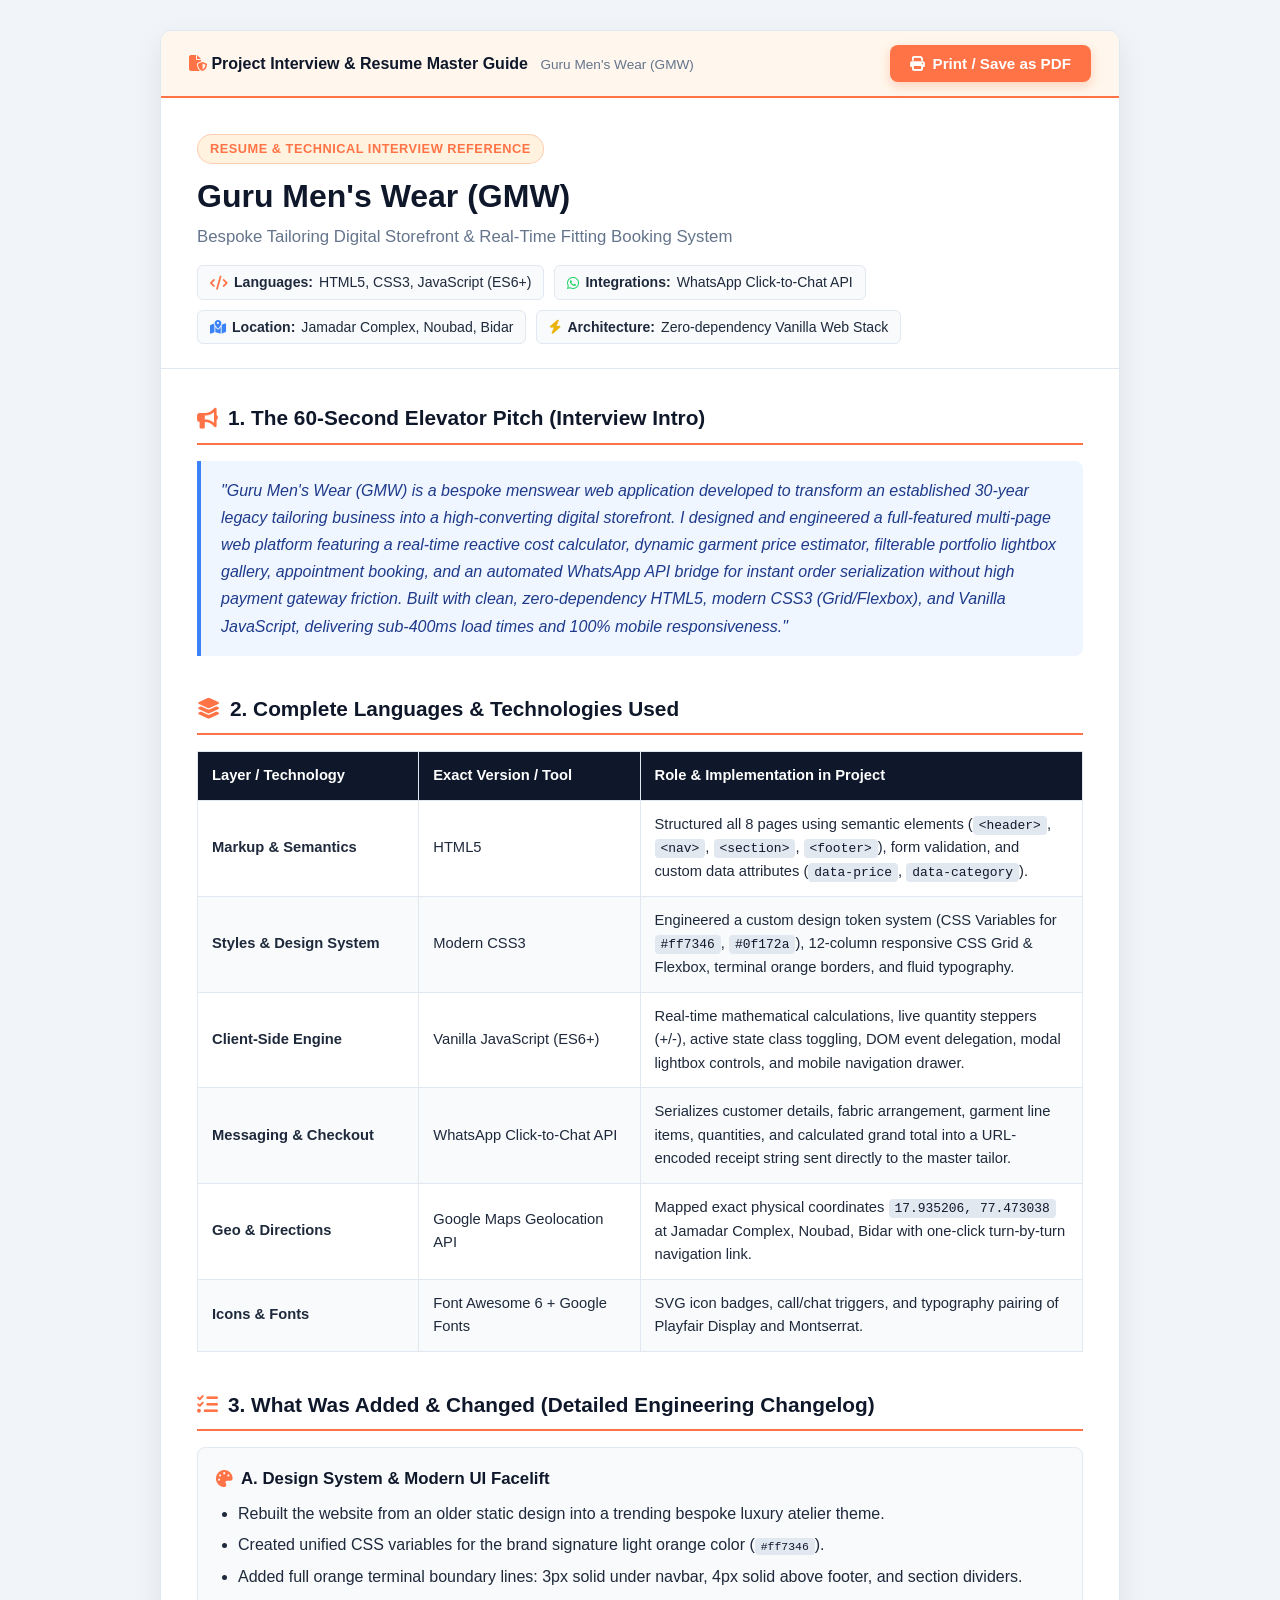
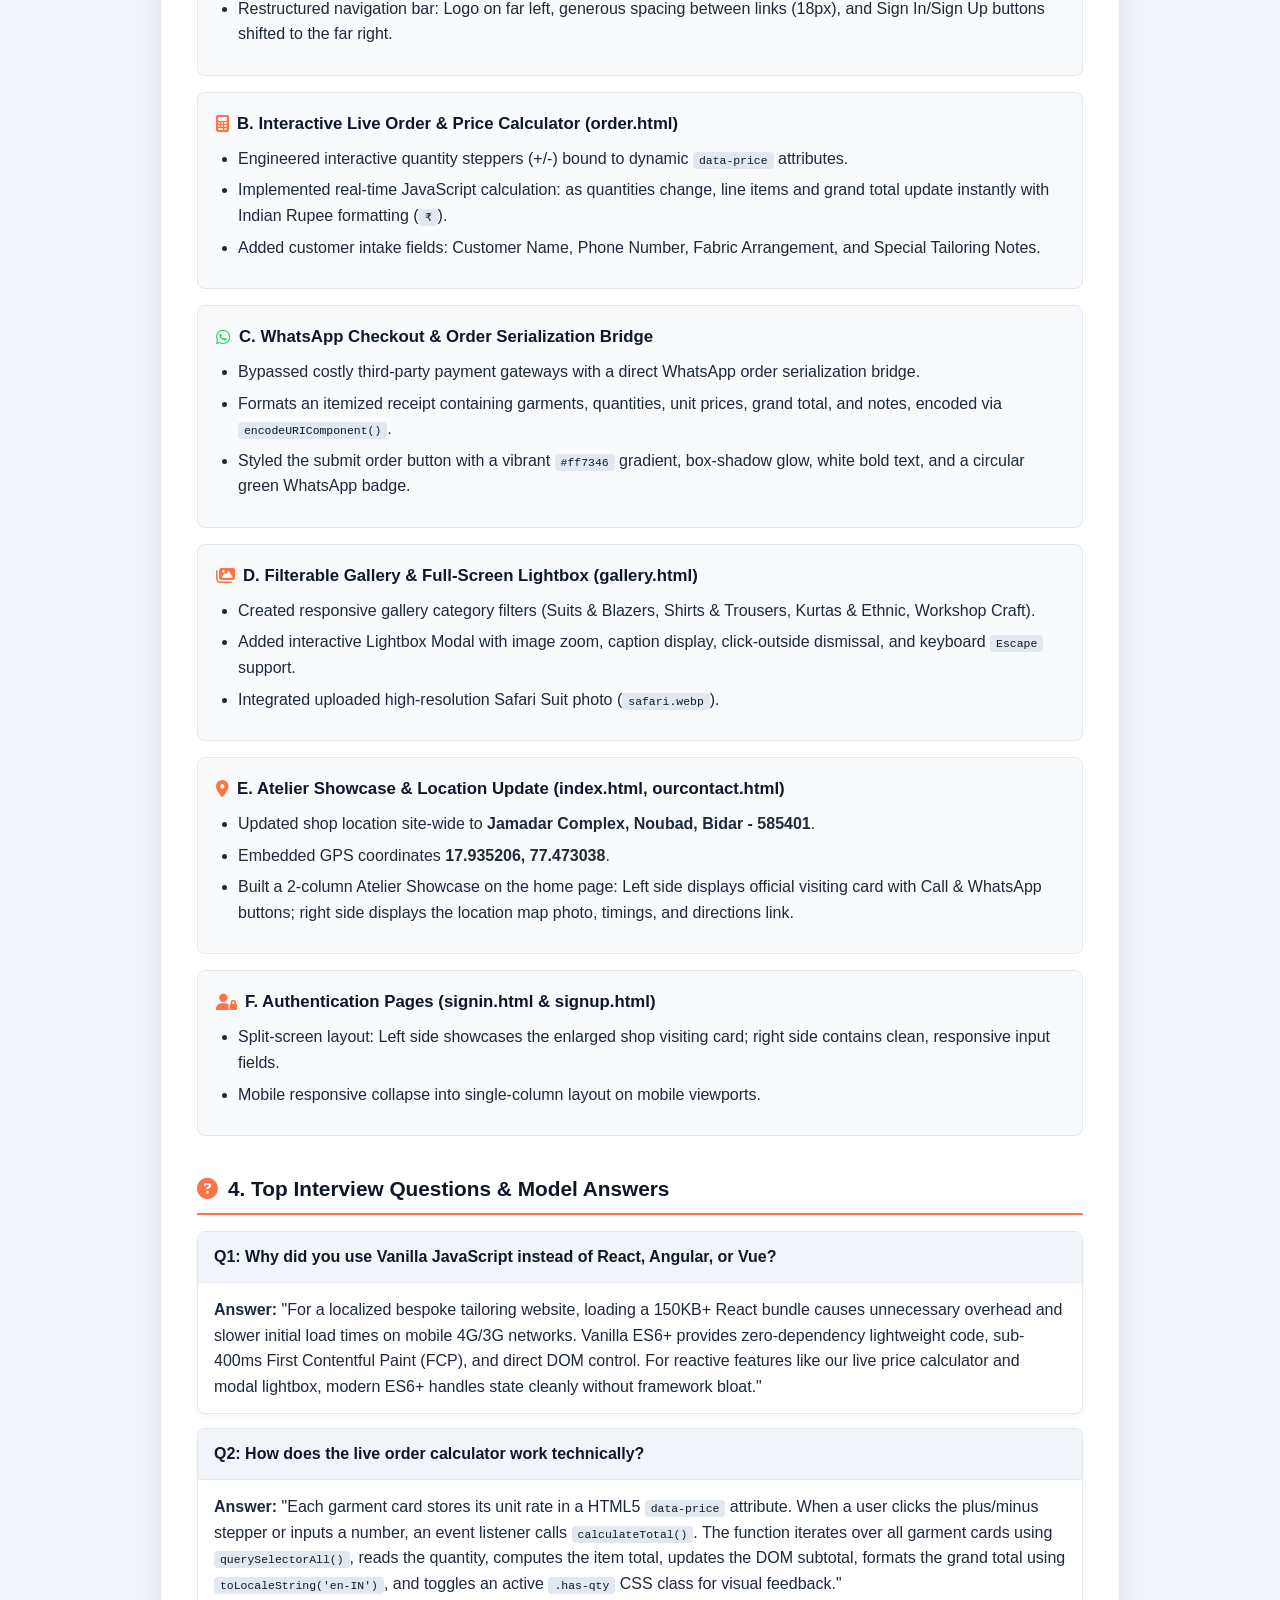
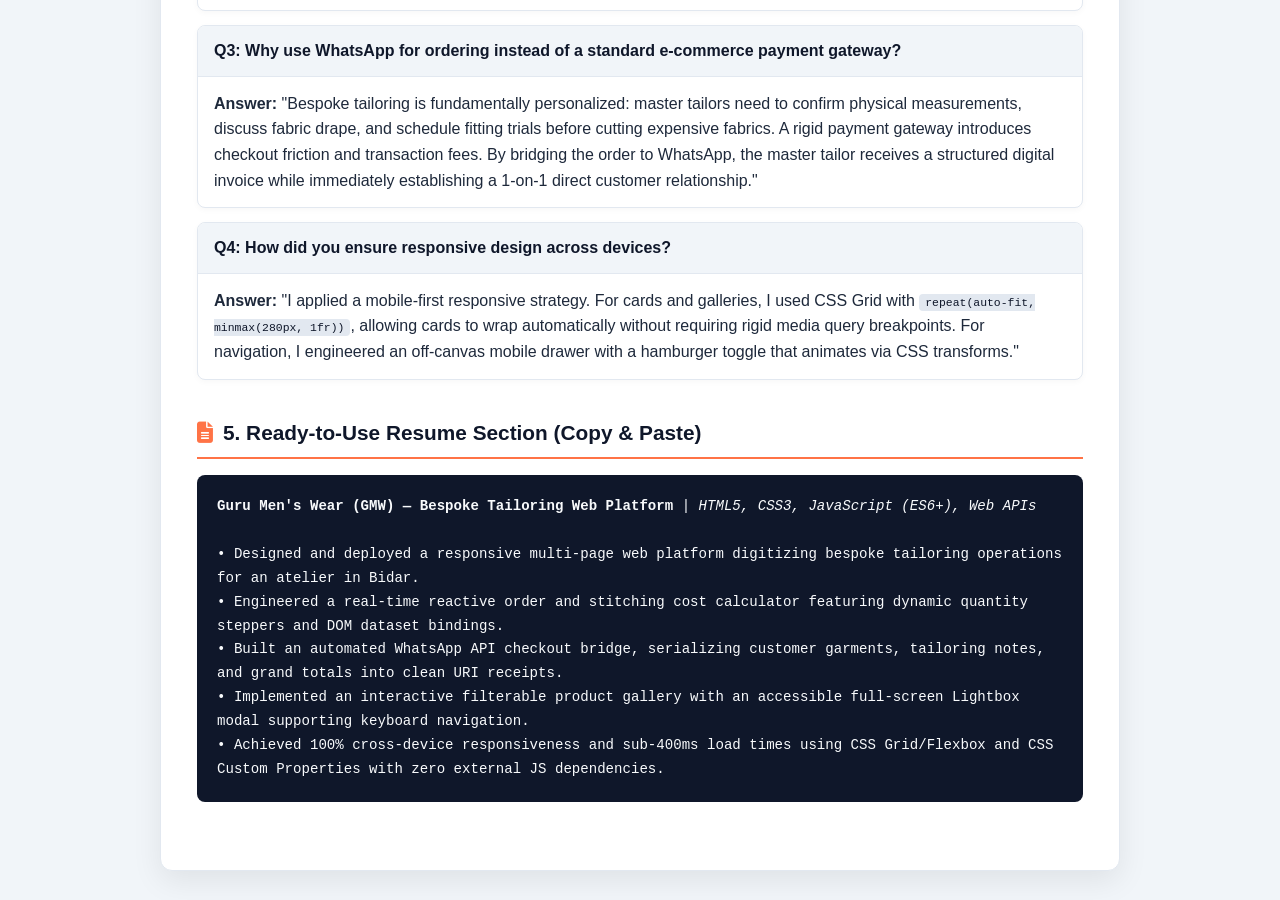
<file: notes.html>
<!DOCTYPE html>
<html lang="en">
<head>
    <meta charset="UTF-8">
    <meta name="viewport" content="width=device-width, initial-scale=1.0">
    <title>Guru Men's Wear (GMW) — Project Architecture & Interview Master Notes</title>
    <link rel="stylesheet" href="https://cdnjs.cloudflare.com/ajax/libs/font-awesome/6.5.1/css/all.min.css">
    <style>
        :root {
            --primary: #0f172a;
            --accent: #ff7346;
            --accent-hover: #e55a2d;
            --text-dark: #1e293b;
            --text-muted: #64748b;
            --bg-light: #f8fafc;
            --border: #e2e8f0;
            --card-bg: #ffffff;
            --font-main: -apple-system, BlinkMacSystemFont, 'Segoe UI', Roboto, Helvetica, Arial, sans-serif;
        }

        * {
            box-sizing: border-box;
            margin: 0;
            padding: 0;
        }

        body {
            font-family: var(--font-main);
            background: #f1f5f9;
            color: var(--text-dark);
            line-height: 1.6;
            padding: 30px 16px;
        }

        .container {
            max-width: 960px;
            margin: 0 auto;
            background: var(--card-bg);
            border-radius: 12px;
            box-shadow: 0 10px 30px rgba(0,0,0,0.08);
            border: 1px solid var(--border);
            overflow: hidden;
        }

        .top-action-bar {
            background: #fff7ed;
            padding: 14px 28px;
            display: flex;
            align-items: center;
            justify-content: space-between;
            border-bottom: 2px solid var(--accent);
            flex-wrap: wrap;
            gap: 12px;
        }

        .btn-print {
            background: var(--accent);
            color: white;
            padding: 10px 20px;
            border-radius: 8px;
            text-decoration: none;
            font-weight: 700;
            font-size: 0.95rem;
            display: inline-flex;
            align-items: center;
            gap: 8px;
            border: none;
            cursor: pointer;
            box-shadow: 0 4px 12px rgba(255,115,70,0.3);
            transition: all 0.2s ease;
        }

        .btn-print:hover {
            background: var(--accent-hover);
            transform: translateY(-1px);
        }

        .header {
            padding: 36px 36px 24px;
            border-bottom: 1px solid var(--border);
        }

        .tag {
            display: inline-block;
            background: #fff3e0;
            color: var(--accent);
            font-weight: 700;
            font-size: 0.8rem;
            padding: 4px 12px;
            border-radius: 20px;
            text-transform: uppercase;
            letter-spacing: 0.5px;
            margin-bottom: 12px;
            border: 1px solid rgba(255,115,70,0.3);
        }

        h1 {
            font-size: 2rem;
            color: var(--primary);
            margin-bottom: 8px;
            line-height: 1.25;
        }

        .subtitle {
            font-size: 1.05rem;
            color: var(--text-muted);
            margin-bottom: 14px;
        }

        .meta-chips {
            display: flex;
            gap: 10px;
            flex-wrap: wrap;
            font-size: 0.88rem;
        }

        .meta-chip {
            background: var(--bg-light);
            padding: 5px 12px;
            border-radius: 6px;
            border: 1px solid var(--border);
            color: var(--text-dark);
            display: flex;
            align-items: center;
            gap: 6px;
        }

        .content {
            padding: 32px 36px;
        }

        .section {
            margin-bottom: 36px;
        }

        .section-title {
            font-size: 1.3rem;
            color: var(--primary);
            border-bottom: 2px solid var(--accent);
            padding-bottom: 8px;
            margin-bottom: 16px;
            display: flex;
            align-items: center;
            gap: 10px;
        }

        .callout {
            background: #eff6ff;
            border-left: 4px solid #3b82f6;
            padding: 16px 20px;
            border-radius: 0 8px 8px 0;
            font-style: italic;
            color: #1e3a8a;
            margin-bottom: 18px;
            line-height: 1.7;
        }

        table {
            width: 100%;
            border-collapse: collapse;
            margin-bottom: 18px;
            font-size: 0.92rem;
        }

        th, td {
            padding: 12px 14px;
            text-align: left;
            border: 1px solid var(--border);
        }

        th {
            background: var(--primary);
            color: white;
            font-weight: 600;
        }

        tr:nth-child(even) {
            background: var(--bg-light);
        }

        .card {
            background: var(--bg-light);
            border: 1px solid var(--border);
            border-radius: 8px;
            padding: 18px;
            margin-bottom: 16px;
        }

        .card-title {
            font-size: 1.05rem;
            color: var(--primary);
            font-weight: 700;
            margin-bottom: 8px;
            display: flex;
            align-items: center;
            gap: 8px;
        }

        ul {
            padding-left: 22px;
            margin-bottom: 10px;
        }

        li {
            margin-bottom: 6px;
            color: var(--text-dark);
        }

        .qa-card {
            background: white;
            border: 1px solid var(--border);
            border-radius: 8px;
            margin-bottom: 14px;
            overflow: hidden;
            box-shadow: 0 2px 6px rgba(0,0,0,0.03);
        }

        .qa-q {
            background: #f1f5f9;
            padding: 12px 16px;
            font-weight: 700;
            color: var(--primary);
            border-bottom: 1px solid var(--border);
        }

        .qa-a {
            padding: 14px 16px;
            color: var(--text-dark);
            line-height: 1.6;
        }

        .resume-snippet {
            background: #0f172a;
            color: #f8fafc;
            padding: 20px;
            border-radius: 8px;
            font-family: 'Courier New', Courier, monospace;
            font-size: 0.88rem;
            line-height: 1.7;
            overflow-x: auto;
            position: relative;
        }

        code {
            background: #e2e8f0;
            color: #0f172a;
            padding: 2px 6px;
            border-radius: 4px;
            font-size: 0.88em;
            font-family: monospace;
        }

        @media print {
            body {
                background: white;
                padding: 0;
            }
            .container {
                box-shadow: none;
                border: none;
                max-width: 100%;
            }
            .top-action-bar {
                display: none;
            }
            .qa-card, .card {
                break-inside: avoid;
            }
        }
    </style>
</head>
<body>

<div class="container">
    <div class="top-action-bar">
        <div>
            <strong style="color: var(--primary);"><i class="fa-solid fa-file-shield" style="color: var(--accent);"></i> Project Interview & Resume Master Guide</strong>
            <span style="font-size: 0.85rem; color: var(--text-muted); margin-left: 8px;">Guru Men's Wear (GMW)</span>
        </div>
        <button onclick="window.print()" class="btn-print">
            <i class="fa-solid fa-print"></i> Print / Save as PDF
        </button>
    </div>

    <div class="header">
        <span class="tag">Resume & Technical Interview Reference</span>
        <h1>Guru Men's Wear (GMW)</h1>
        <p class="subtitle">Bespoke Tailoring Digital Storefront & Real-Time Fitting Booking System</p>
        
        <div class="meta-chips">
            <div class="meta-chip"><i class="fa-solid fa-code" style="color: var(--accent);"></i> <strong>Languages:</strong> HTML5, CSS3, JavaScript (ES6+)</div>
            <div class="meta-chip"><i class="fa-brands fa-whatsapp" style="color: #25d366;"></i> <strong>Integrations:</strong> WhatsApp Click-to-Chat API</div>
            <div class="meta-chip"><i class="fa-solid fa-map-location-dot" style="color: #3b82f6;"></i> <strong>Location:</strong> Jamadar Complex, Noubad, Bidar</div>
            <div class="meta-chip"><i class="fa-solid fa-bolt" style="color: #eab308;"></i> <strong>Architecture:</strong> Zero-dependency Vanilla Web Stack</div>
        </div>
    </div>

    <div class="content">

        <!-- 1. ELEVATOR PITCH -->
        <div class="section">
            <h2 class="section-title"><i class="fa-solid fa-bullhorn" style="color: var(--accent);"></i> 1. The 60-Second Elevator Pitch (Interview Intro)</h2>
            <div class="callout">
                "Guru Men's Wear (GMW) is a bespoke menswear web application developed to transform an established 30-year legacy tailoring business into a high-converting digital storefront. I designed and engineered a full-featured multi-page web platform featuring a real-time reactive cost calculator, dynamic garment price estimator, filterable portfolio lightbox gallery, appointment booking, and an automated WhatsApp API bridge for instant order serialization without high payment gateway friction. Built with clean, zero-dependency HTML5, modern CSS3 (Grid/Flexbox), and Vanilla JavaScript, delivering sub-400ms load times and 100% mobile responsiveness."
            </div>
        </div>

        <!-- 2. TECH STACK TABLE -->
        <div class="section">
            <h2 class="section-title"><i class="fa-solid fa-layer-group" style="color: var(--accent);"></i> 2. Complete Languages & Technologies Used</h2>
            <table>
                <thead>
                    <tr>
                        <th style="width: 25%;">Layer / Technology</th>
                        <th style="width: 25%;">Exact Version / Tool</th>
                        <th>Role & Implementation in Project</th>
                    </tr>
                </thead>
                <tbody>
                    <tr>
                        <td><strong>Markup & Semantics</strong></td>
                        <td>HTML5</td>
                        <td>Structured all 8 pages using semantic elements (<code>&lt;header&gt;</code>, <code>&lt;nav&gt;</code>, <code>&lt;section&gt;</code>, <code>&lt;footer&gt;</code>), form validation, and custom data attributes (<code>data-price</code>, <code>data-category</code>).</td>
                    </tr>
                    <tr>
                        <td><strong>Styles & Design System</strong></td>
                        <td>Modern CSS3</td>
                        <td>Engineered a custom design token system (CSS Variables for <code>#ff7346</code>, <code>#0f172a</code>), 12-column responsive CSS Grid & Flexbox, terminal orange borders, and fluid typography.</td>
                    </tr>
                    <tr>
                        <td><strong>Client-Side Engine</strong></td>
                        <td>Vanilla JavaScript (ES6+)</td>
                        <td>Real-time mathematical calculations, live quantity steppers (+/-), active state class toggling, DOM event delegation, modal lightbox controls, and mobile navigation drawer.</td>
                    </tr>
                    <tr>
                        <td><strong>Messaging & Checkout</strong></td>
                        <td>WhatsApp Click-to-Chat API</td>
                        <td>Serializes customer details, fabric arrangement, garment line items, quantities, and calculated grand total into a URL-encoded receipt string sent directly to the master tailor.</td>
                    </tr>
                    <tr>
                        <td><strong>Geo & Directions</strong></td>
                        <td>Google Maps Geolocation API</td>
                        <td>Mapped exact physical coordinates <code>17.935206, 77.473038</code> at Jamadar Complex, Noubad, Bidar with one-click turn-by-turn navigation link.</td>
                    </tr>
                    <tr>
                        <td><strong>Icons & Fonts</strong></td>
                        <td>Font Awesome 6 + Google Fonts</td>
                        <td>SVG icon badges, call/chat triggers, and typography pairing of Playfair Display and Montserrat.</td>
                    </tr>
                </tbody>
            </table>
        </div>

        <!-- 3. DETAILED CHANGELOG -->
        <div class="section">
            <h2 class="section-title"><i class="fa-solid fa-list-check" style="color: var(--accent);"></i> 3. What Was Added & Changed (Detailed Engineering Changelog)</h2>
            
            <div class="card">
                <div class="card-title"><i class="fa-solid fa-palette" style="color: var(--accent);"></i> A. Design System & Modern UI Facelift</div>
                <ul>
                    <li>Rebuilt the website from an older static design into a trending bespoke luxury atelier theme.</li>
                    <li>Created unified CSS variables for the brand signature light orange color (<code>#ff7346</code>).</li>
                    <li>Added full orange terminal boundary lines: 3px solid under navbar, 4px solid above footer, and section dividers.</li>
                    <li>Restructured navigation bar: Logo on far left, generous spacing between links (18px), and Sign In/Sign Up buttons shifted to the far right.</li>
                </ul>
            </div>

            <div class="card">
                <div class="card-title"><i class="fa-solid fa-calculator" style="color: var(--accent);"></i> B. Interactive Live Order & Price Calculator (order.html)</div>
                <ul>
                    <li>Engineered interactive quantity steppers (+/-) bound to dynamic <code>data-price</code> attributes.</li>
                    <li>Implemented real-time JavaScript calculation: as quantities change, line items and grand total update instantly with Indian Rupee formatting (<code>₹</code>).</li>
                    <li>Added customer intake fields: Customer Name, Phone Number, Fabric Arrangement, and Special Tailoring Notes.</li>
                </ul>
            </div>

            <div class="card">
                <div class="card-title"><i class="fa-brands fa-whatsapp" style="color: #25d366;"></i> C. WhatsApp Checkout & Order Serialization Bridge</div>
                <ul>
                    <li>Bypassed costly third-party payment gateways with a direct WhatsApp order serialization bridge.</li>
                    <li>Formats an itemized receipt containing garments, quantities, unit prices, grand total, and notes, encoded via <code>encodeURIComponent()</code>.</li>
                    <li>Styled the submit order button with a vibrant <code>#ff7346</code> gradient, box-shadow glow, white bold text, and a circular green WhatsApp badge.</li>
                </ul>
            </div>

            <div class="card">
                <div class="card-title"><i class="fa-solid fa-images" style="color: var(--accent);"></i> D. Filterable Gallery & Full-Screen Lightbox (gallery.html)</div>
                <ul>
                    <li>Created responsive gallery category filters (Suits & Blazers, Shirts & Trousers, Kurtas & Ethnic, Workshop Craft).</li>
                    <li>Added interactive Lightbox Modal with image zoom, caption display, click-outside dismissal, and keyboard <code>Escape</code> support.</li>
                    <li>Integrated uploaded high-resolution Safari Suit photo (<code>safari.webp</code>).</li>
                </ul>
            </div>

            <div class="card">
                <div class="card-title"><i class="fa-solid fa-location-dot" style="color: var(--accent);"></i> E. Atelier Showcase & Location Update (index.html, ourcontact.html)</div>
                <ul>
                    <li>Updated shop location site-wide to <strong>Jamadar Complex, Noubad, Bidar - 585401</strong>.</li>
                    <li>Embedded GPS coordinates <strong>17.935206, 77.473038</strong>.</li>
                    <li>Built a 2-column Atelier Showcase on the home page: Left side displays official visiting card with Call & WhatsApp buttons; right side displays the location map photo, timings, and directions link.</li>
                </ul>
            </div>

            <div class="card">
                <div class="card-title"><i class="fa-solid fa-user-lock" style="color: var(--accent);"></i> F. Authentication Pages (signin.html & signup.html)</div>
                <ul>
                    <li>Split-screen layout: Left side showcases the enlarged shop visiting card; right side contains clean, responsive input fields.</li>
                    <li>Mobile responsive collapse into single-column layout on mobile viewports.</li>
                </ul>
            </div>
        </div>

        <!-- 4. INTERVIEW QUESTIONS & ANSWERS -->
        <div class="section">
            <h2 class="section-title"><i class="fa-solid fa-circle-question" style="color: var(--accent);"></i> 4. Top Interview Questions & Model Answers</h2>

            <div class="qa-card">
                <div class="qa-q">Q1: Why did you use Vanilla JavaScript instead of React, Angular, or Vue?</div>
                <div class="qa-a">
                    <strong>Answer:</strong> "For a localized bespoke tailoring website, loading a 150KB+ React bundle causes unnecessary overhead and slower initial load times on mobile 4G/3G networks. Vanilla ES6+ provides zero-dependency lightweight code, sub-400ms First Contentful Paint (FCP), and direct DOM control. For reactive features like our live price calculator and modal lightbox, modern ES6+ handles state cleanly without framework bloat."
                </div>
            </div>

            <div class="qa-card">
                <div class="qa-q">Q2: How does the live order calculator work technically?</div>
                <div class="qa-a">
                    <strong>Answer:</strong> "Each garment card stores its unit rate in a HTML5 <code>data-price</code> attribute. When a user clicks the plus/minus stepper or inputs a number, an event listener calls <code>calculateTotal()</code>. The function iterates over all garment cards using <code>querySelectorAll()</code>, reads the quantity, computes the item total, updates the DOM subtotal, formats the grand total using <code>toLocaleString('en-IN')</code>, and toggles an active <code>.has-qty</code> CSS class for visual feedback."
                </div>
            </div>

            <div class="qa-card">
                <div class="qa-q">Q3: Why use WhatsApp for ordering instead of a standard e-commerce payment gateway?</div>
                <div class="qa-a">
                    <strong>Answer:</strong> "Bespoke tailoring is fundamentally personalized: master tailors need to confirm physical measurements, discuss fabric drape, and schedule fitting trials before cutting expensive fabrics. A rigid payment gateway introduces checkout friction and transaction fees. By bridging the order to WhatsApp, the master tailor receives a structured digital invoice while immediately establishing a 1-on-1 direct customer relationship."
                </div>
            </div>

            <div class="qa-card">
                <div class="qa-q">Q4: How did you ensure responsive design across devices?</div>
                <div class="qa-a">
                    <strong>Answer:</strong> "I applied a mobile-first responsive strategy. For cards and galleries, I used CSS Grid with <code>repeat(auto-fit, minmax(280px, 1fr))</code>, allowing cards to wrap automatically without requiring rigid media query breakpoints. For navigation, I engineered an off-canvas mobile drawer with a hamburger toggle that animates via CSS transforms."
                </div>
            </div>
        </div>

        <!-- 5. RESUME SNIPPET -->
        <div class="section">
            <h2 class="section-title"><i class="fa-solid fa-file-lines" style="color: var(--accent);"></i> 5. Ready-to-Use Resume Section (Copy & Paste)</h2>
            <div class="resume-snippet">
<strong>Guru Men's Wear (GMW) — Bespoke Tailoring Web Platform</strong> | <em>HTML5, CSS3, JavaScript (ES6+), Web APIs</em><br><br>
• Designed and deployed a responsive multi-page web platform digitizing bespoke tailoring operations for an atelier in Bidar.<br>
• Engineered a real-time reactive order and stitching cost calculator featuring dynamic quantity steppers and DOM dataset bindings.<br>
• Built an automated WhatsApp API checkout bridge, serializing customer garments, tailoring notes, and grand totals into clean URI receipts.<br>
• Implemented an interactive filterable product gallery with an accessible full-screen Lightbox modal supporting keyboard navigation.<br>
• Achieved 100% cross-device responsiveness and sub-400ms load times using CSS Grid/Flexbox and CSS Custom Properties with zero external JS dependencies.
            </div>
        </div>

    </div>
</div>

</body>
</html>
</file>
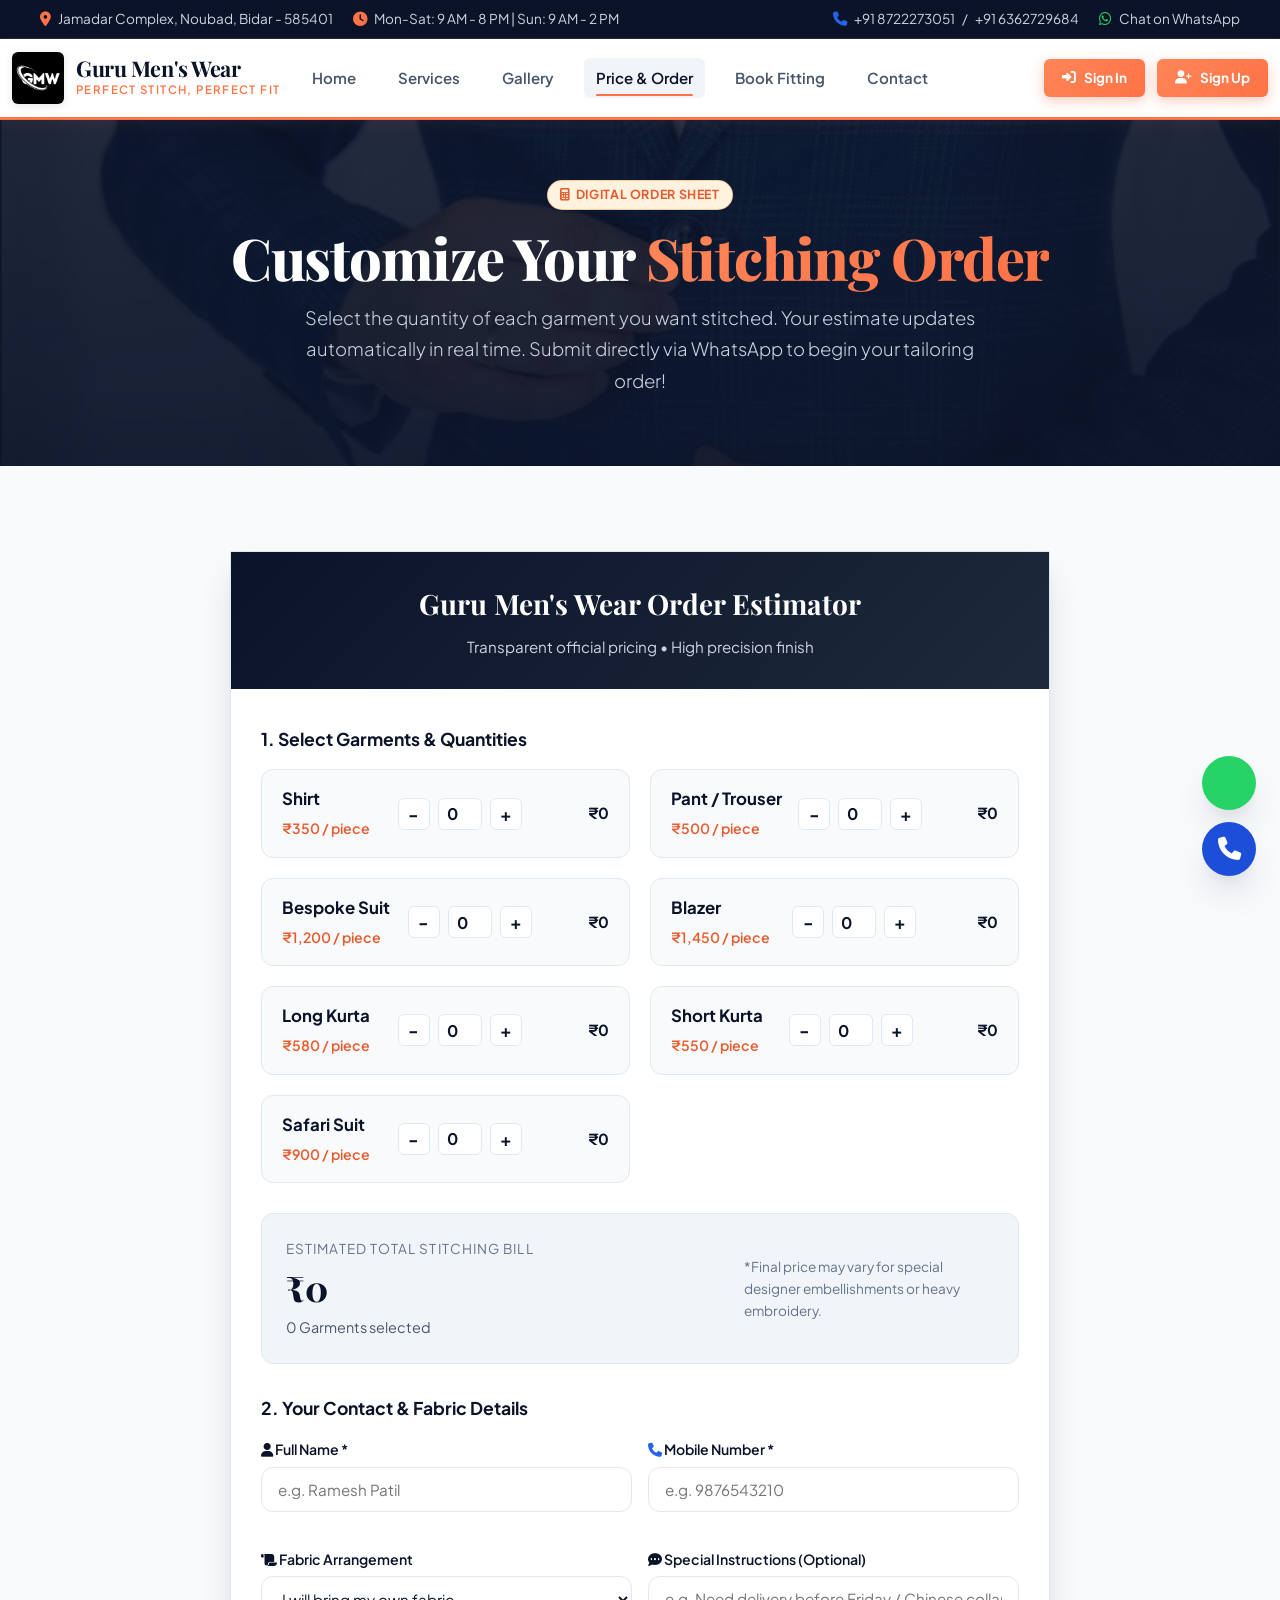
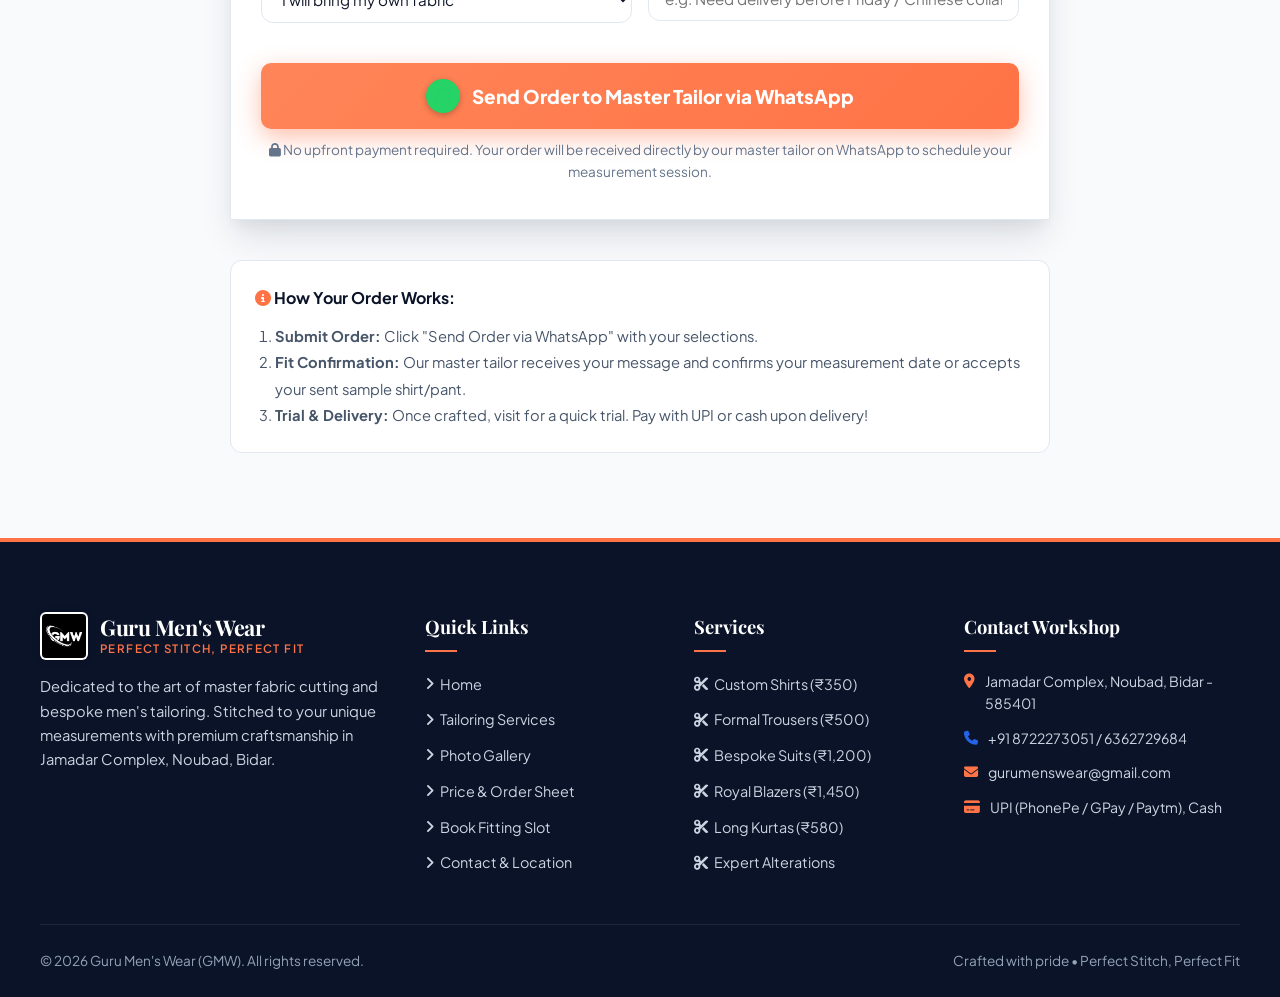
<file: order.html>
<!DOCTYPE html>
<html lang="en">
<head>
    <meta charset="UTF-8">
    <meta name="viewport" content="width=device-width, initial-scale=1.0">
    <title>Stitching Order & Price Calculator | Guru Men's Wear (GMW)</title>
    <meta name="description" content="Calculate your custom stitching order price live and send order directly via WhatsApp to Guru Men's Wear, Jamadar Complex, Noubad, Bidar.">
    
    <!-- Google Fonts & Font Awesome 6 -->
    <link rel="stylesheet" href="https://cdnjs.cloudflare.com/ajax/libs/font-awesome/6.5.1/css/all.min.css">
    <link rel="stylesheet" href="css/style.css?v=20260929_01">
</head>
<body>

    <!-- TOP ANNOUNCEMENT BAR -->
    <header class="top-bar">
        <div class="container">
            <div class="top-bar-left">
                <span class="top-bar-item"><i class="fa-solid fa-location-dot"></i> Jamadar Complex, Noubad, Bidar - 585401</span>
                <span class="top-bar-item"><i class="fa-solid fa-clock"></i> Mon-Sat: 9 AM - 8 PM | Sun: 9 AM - 2 PM</span>
            </div>
            <div class="top-bar-right">
                <span class="top-bar-item"><i class="fa-solid fa-phone" style="color: #2563eb !important;"></i> <a href="tel:+918722273051">+91 8722273051</a> / <a href="tel:+916362729684">+91 6362729684</a></span>
                <span class="top-bar-item"><i class="fa-brands fa-whatsapp" style="color: #25d366 !important;"></i> <a href="https://wa.me/918722273051" target="_blank">Chat on WhatsApp</a></span>
            </div>
        </div>
    </header>

    <!-- STICKY NAVBAR -->
    <nav class="navbar">
        <div class="container">
            <a href="index.html" class="brand-logo">
                <img src="logo gmw.jpg" alt="Guru Men's Wear Logo">
                <div class="brand-text">
                    <span class="brand-title">Guru Men's Wear</span>
                    <span class="brand-tagline">Perfect Stitch, Perfect Fit</span>
                </div>
            </a>

            <!-- Desktop Menu (Single Line Aligned) -->
            <ul class="nav-menu">
                <li><a href="index.html" class="nav-link">Home</a></li>
                <li><a href="service.html" class="nav-link">Services</a></li>
                <li><a href="gallery.html" class="nav-link">Gallery</a></li>
                <li><a href="order.html" class="nav-link active">Price & Order</a></li>
                <li><a href="booking.html" class="nav-link">Book Fitting</a></li>
                <li><a href="ourcontact.html" class="nav-link">Contact</a></li>
            </ul>

            <!-- ACTION BUTTONS: SIGN IN & SIGN UP (MOVED TO RIGHT) -->
            <div class="nav-actions">
                <a href="signin.html" class="btn btn-sm" style="background-color: #ff7346 !important; color: #ffffff !important; font-weight: 700; padding: 8px 18px; border-radius: 6px;"><i class="fa-solid fa-right-to-bracket"></i> Sign In</a>
                <a href="signup.html" class="btn btn-sm" style="background-color: #ff7346 !important; color: #ffffff !important; font-weight: 700; padding: 8px 18px; border-radius: 6px;"><i class="fa-solid fa-user-plus"></i> Sign Up</a>
                <button class="mobile-toggle" aria-label="Toggle navigation menu">
                    <i class="fa-solid fa-bars"></i>
                </button>
            </div>
        </div>
    </nav>

    <!-- MOBILE NAVIGATION DRAWER -->
    <div class="mobile-nav">
        <div class="mobile-nav-content">
            <div class="brand-logo" style="margin-bottom: 15px;">
                <img src="logo gmw.jpg" alt="Guru Men's Wear" style="height: 48px;">
                <div class="brand-text">
                    <span class="brand-title" style="font-size: 1.15rem;">Guru Men's Wear</span>
                    <span class="brand-tagline">Perfect Stitch, Perfect Fit</span>
                </div>
            </div>
            <div style="display: flex; gap: 8px; margin-bottom: 12px;">
                <a href="signin.html" class="btn btn-auth-signin btn-sm" style="flex: 1;"><i class="fa-solid fa-right-to-bracket"></i> Sign In</a>
                <a href="signup.html" class="btn btn-auth-signup btn-sm" style="flex: 1;"><i class="fa-solid fa-user-plus"></i> Sign Up</a>
            </div>
            <a href="index.html" class="mobile-nav-link"><i class="fa-solid fa-house"></i> Home</a>
            <a href="service.html" class="mobile-nav-link"><i class="fa-solid fa-shirt"></i> Services & Pricing</a>
            <a href="gallery.html" class="mobile-nav-link"><i class="fa-solid fa-images"></i> Work & Shop Gallery</a>
            <a href="order.html" class="mobile-nav-link active"><i class="fa-solid fa-calculator"></i> Price & Order Calculator</a>
            <a href="booking.html" class="mobile-nav-link"><i class="fa-solid fa-calendar-check"></i> Book an Appointment</a>
            <a href="ourcontact.html" class="mobile-nav-link"><i class="fa-solid fa-location-dot"></i> Contact & Location</a>
            <hr style="border: 0; border-top: 1px solid var(--border-color); margin: 10px 0;">
            <a href="https://wa.me/918722273051" class="btn btn-whatsapp" target="_blank"><i class="fa-brands fa-whatsapp"></i> Chat with Master Tailor</a>
            <a href="tel:+918722273051" class="btn btn-dark"><i class="fa-solid fa-phone"></i> Call Shop Now</a>
        </div>
    </div>

    <!-- PAGE HEADER -->
    <header class="hero" style="padding: 60px 0 70px;">
        <div class="container" style="text-align: center;">
            <span class="badge badge-gold" style="margin-bottom: 14px;"><i class="fa-solid fa-calculator"></i> Digital Order Sheet</span>
            <h1 class="hero-title" style="margin-bottom: 12px;">Customize Your <span>Stitching Order</span></h1>
            <p class="hero-subtitle" style="max-width: 700px; margin: 0 auto;">
                Select the quantity of each garment you want stitched. Your estimate updates automatically in real time. Submit directly via WhatsApp to begin your tailoring order!
            </p>
        </div>
    </header>

    <!-- LIVE INTERACTIVE ORDER SHEET -->
    <section class="section">
        <div class="container container-narrow">

            <div class="calc-wrapper">
                <div class="calc-header">
                    <h3>Guru Men's Wear Order Estimator</h3>
                    <p>Transparent official pricing &bull; High precision finish</p>
                </div>

                <div class="calc-body">
                    <h4 style="font-size: 1.1rem; color: var(--primary); margin-bottom: 16px;">1. Select Garments & Quantities</h4>
                    
                    <div class="calc-grid">
                        <!-- Shirt -->
                        <div class="calc-item-card" data-name="Shirt" data-price="350">
                            <div class="calc-item-info">
                                <h4>Shirt</h4>
                                <span class="item-unit-price">₹350 / piece</span>
                            </div>
                            <div class="calc-stepper">
                                <button type="button" class="calc-btn minus" aria-label="Decrease quantity">-</button>
                                <input type="number" class="calc-qty-input" value="0" min="0">
                                <button type="button" class="calc-btn plus" aria-label="Increase quantity">+</button>
                            </div>
                            <div class="calc-item-total">₹0</div>
                        </div>

                        <!-- Pant -->
                        <div class="calc-item-card" data-name="Pant / Trouser" data-price="500">
                            <div class="calc-item-info">
                                <h4>Pant / Trouser</h4>
                                <span class="item-unit-price">₹500 / piece</span>
                            </div>
                            <div class="calc-stepper">
                                <button type="button" class="calc-btn minus" aria-label="Decrease quantity">-</button>
                                <input type="number" class="calc-qty-input" value="0" min="0">
                                <button type="button" class="calc-btn plus" aria-label="Increase quantity">+</button>
                            </div>
                            <div class="calc-item-total">₹0</div>
                        </div>

                        <!-- Suit -->
                        <div class="calc-item-card" data-name="Bespoke Suit" data-price="1200">
                            <div class="calc-item-info">
                                <h4>Bespoke Suit</h4>
                                <span class="item-unit-price">₹1,200 / piece</span>
                            </div>
                            <div class="calc-stepper">
                                <button type="button" class="calc-btn minus" aria-label="Decrease quantity">-</button>
                                <input type="number" class="calc-qty-input" value="0" min="0">
                                <button type="button" class="calc-btn plus" aria-label="Increase quantity">+</button>
                            </div>
                            <div class="calc-item-total">₹0</div>
                        </div>

                        <!-- Blazer -->
                        <div class="calc-item-card" data-name="Blazer" data-price="1450">
                            <div class="calc-item-info">
                                <h4>Blazer</h4>
                                <span class="item-unit-price">₹1,450 / piece</span>
                            </div>
                            <div class="calc-stepper">
                                <button type="button" class="calc-btn minus" aria-label="Decrease quantity">-</button>
                                <input type="number" class="calc-qty-input" value="0" min="0">
                                <button type="button" class="calc-btn plus" aria-label="Increase quantity">+</button>
                            </div>
                            <div class="calc-item-total">₹0</div>
                        </div>

                        <!-- Long Kurta -->
                        <div class="calc-item-card" data-name="Long Kurta" data-price="580">
                            <div class="calc-item-info">
                                <h4>Long Kurta</h4>
                                <span class="item-unit-price">₹580 / piece</span>
                            </div>
                            <div class="calc-stepper">
                                <button type="button" class="calc-btn minus" aria-label="Decrease quantity">-</button>
                                <input type="number" class="calc-qty-input" value="0" min="0">
                                <button type="button" class="calc-btn plus" aria-label="Increase quantity">+</button>
                            </div>
                            <div class="calc-item-total">₹0</div>
                        </div>

                        <!-- Short Kurta -->
                        <div class="calc-item-card" data-name="Short Kurta" data-price="550">
                            <div class="calc-item-info">
                                <h4>Short Kurta</h4>
                                <span class="item-unit-price">₹550 / piece</span>
                            </div>
                            <div class="calc-stepper">
                                <button type="button" class="calc-btn minus" aria-label="Decrease quantity">-</button>
                                <input type="number" class="calc-qty-input" value="0" min="0">
                                <button type="button" class="calc-btn plus" aria-label="Increase quantity">+</button>
                            </div>
                            <div class="calc-item-total">₹0</div>
                        </div>

                        <!-- Safari Suit -->
                        <div class="calc-item-card" data-name="Safari Suit" data-price="900">
                            <div class="calc-item-info">
                                <h4>Safari Suit</h4>
                                <span class="item-unit-price">₹900 / piece</span>
                            </div>
                            <div class="calc-stepper">
                                <button type="button" class="calc-btn minus" aria-label="Decrease quantity">-</button>
                                <input type="number" class="calc-qty-input" value="0" min="0">
                                <button type="button" class="calc-btn plus" aria-label="Increase quantity">+</button>
                            </div>
                            <div class="calc-item-total">₹0</div>
                        </div>
                    </div>

                    <!-- Live Summary Display -->
                    <div class="calc-summary-box">
                        <div class="summary-details">
                            <span class="summary-label">Estimated Total Stitching Bill</span>
                            <span class="summary-amount" id="calcTotalAmount">₹0</span>
                            <span class="summary-count" id="calcTotalCount">0 Garments selected</span>
                        </div>
                        <div style="font-size: 0.85rem; color: var(--text-muted); max-width: 250px;">
                            *Final price may vary for special designer embellishments or heavy embroidery.
                        </div>
                    </div>

                    <!-- Customer Details Form -->
                    <h4 style="font-size: 1.1rem; color: var(--primary); margin: 30px 0 16px;">2. Your Contact & Fabric Details</h4>

                    <div class="order-form-grid">
                        <div class="form-group">
                            <label for="orderCustomerName"><i class="fa-solid fa-user"></i> Full Name *</label>
                            <input type="text" id="orderCustomerName" class="form-control" placeholder="e.g. Ramesh Patil" required>
                        </div>

                        <div class="form-group">
                            <label for="orderCustomerPhone"><i class="fa-solid fa-phone"></i> Mobile Number *</label>
                            <input type="tel" id="orderCustomerPhone" class="form-control" placeholder="e.g. 9876543210" required>
                        </div>
                    </div>

                    <div class="order-form-grid">
                        <div class="form-group">
                            <label for="orderFabricSource"><i class="fa-solid fa-scroll"></i> Fabric Arrangement</label>
                            <select id="orderFabricSource" class="form-control">
                                <option value="I will bring my own fabric">I will bring my own fabric</option>
                                <option value="I need fabric consultation at shop">I need fabric consultation at shop</option>
                                <option value="I want to buy fabric through shop">I want to buy fabric through shop</option>
                            </select>
                        </div>

                        <div class="form-group">
                            <label for="orderNotes"><i class="fa-solid fa-comment-dots"></i> Special Instructions (Optional)</label>
                            <input type="text" id="orderNotes" class="form-control" placeholder="e.g. Need delivery before Friday / Chinese collar">
                        </div>
                    </div>

                    <!-- Submit Button -->
                    <div style="margin-top: 24px; text-align: center;">
                        <button type="button" id="btnSubmitOrder" class="btn btn-submit-order btn-lg" style="width: 100%; font-size: 1.18rem; padding: 18px 24px; background: #ff7346 !important; background: linear-gradient(135deg, #ff8558 0%, #ff7346 100%) !important; color: #ffffff !important; border: none; border-radius: 10px; font-weight: 800; box-shadow: 0 8px 24px rgba(255, 115, 70, 0.45); display: inline-flex; align-items: center; justify-content: center; gap: 10px; cursor: pointer;">
                            <span style="background: #25d366; color: white; width: 34px; height: 34px; border-radius: 50%; display: inline-flex; align-items: center; justify-content: center; font-size: 1.15rem; box-shadow: 0 2px 6px rgba(0,0,0,0.25);"><i class="fa-brands fa-whatsapp"></i></span> Send Order to Master Tailor via WhatsApp
                        </button>
                        <p style="font-size: 0.85rem; color: var(--text-muted); margin-top: 10px;">
                            <i class="fa-solid fa-lock"></i> No upfront payment required. Your order will be received directly by our master tailor on WhatsApp to schedule your measurement session.
                        </p>
                    </div>

                </div>
            </div>

            <!-- Steps summary -->
            <div style="margin-top: 40px; background: white; padding: 24px; border-radius: var(--radius-md); border: 1px solid var(--border-color);">
                <h4 style="color: var(--primary); margin-bottom: 12px;"><i class="fa-solid fa-circle-info" style="color: var(--accent);"></i> How Your Order Works:</h4>
                <ol style="margin-left: 20px; line-height: 1.8; color: var(--text-secondary); font-size: 0.92rem;">
                    <li><strong>Submit Order:</strong> Click "Send Order via WhatsApp" with your selections.</li>
                    <li><strong>Fit Confirmation:</strong> Our master tailor receives your message and confirms your measurement date or accepts your sent sample shirt/pant.</li>
                    <li><strong>Trial & Delivery:</strong> Once crafted, visit for a quick trial. Pay with UPI or cash upon delivery!</li>
                </ol>
            </div>

        </div>
    </section>

    <!-- FLOATING ACTION BUTTONS -->
    <div class="floating-actions">
        <a href="https://wa.me/918722273051?text=Hello%20Guru%20Mens%20Wear,%20I%20have%20a%20question%20about%20ordering." target="_blank" class="float-btn float-whatsapp" title="Chat on WhatsApp" aria-label="Chat on WhatsApp">
            <i class="fa-brands fa-whatsapp"></i>
        </a>
        <a href="tel:+918722273051" class="float-btn float-call" title="Call Shop" aria-label="Call Shop">
            <i class="fa-solid fa-phone"></i>
        </a>
    </div>

    <!-- LUXURY FOOTER -->
    <footer class="footer">
        <div class="container">
            <div class="footer-grid">
                <div class="footer-about">
                    <div class="brand-logo" style="margin-bottom: 12px;">
                        <img src="logo gmw.jpg" alt="GMW Logo" style="height: 48px; background: white; padding: 2px;">
                        <div class="brand-text">
                            <span class="brand-title">Guru Men's Wear</span>
                            <span class="brand-tagline">Perfect Stitch, Perfect Fit</span>
                        </div>
                    </div>
                    <p>
                        Dedicated to the art of master fabric cutting and bespoke men's tailoring. Stitched to your unique measurements with premium craftsmanship in Jamadar Complex, Noubad, Bidar.
                    </p>
                </div>

                <div>
                    <h4 class="footer-title">Quick Links</h4>
                    <ul class="footer-links">
                        <li><a href="index.html"><i class="fa-solid fa-angle-right"></i> Home</a></li>
                        <li><a href="service.html"><i class="fa-solid fa-angle-right"></i> Tailoring Services</a></li>
                        <li><a href="gallery.html"><i class="fa-solid fa-angle-right"></i> Photo Gallery</a></li>
                        <li><a href="order.html"><i class="fa-solid fa-angle-right"></i> Price & Order Sheet</a></li>
                        <li><a href="booking.html"><i class="fa-solid fa-angle-right"></i> Book Fitting Slot</a></li>
                        <li><a href="ourcontact.html"><i class="fa-solid fa-angle-right"></i> Contact & Location</a></li>
                    </ul>
                </div>

                <div>
                    <h4 class="footer-title">Services</h4>
                    <ul class="footer-links">
                        <li><a href="service.html#shirt"><i class="fa-solid fa-scissors"></i> Custom Shirts (₹350)</a></li>
                        <li><a href="service.html#pant"><i class="fa-solid fa-scissors"></i> Formal Trousers (₹500)</a></li>
                        <li><a href="service.html#suit"><i class="fa-solid fa-scissors"></i> Bespoke Suits (₹1,200)</a></li>
                        <li><a href="service.html#blezer"><i class="fa-solid fa-scissors"></i> Royal Blazers (₹1,450)</a></li>
                        <li><a href="service.html#lkurta"><i class="fa-solid fa-scissors"></i> Long Kurtas (₹580)</a></li>
                        <li><a href="service.html#alternation"><i class="fa-solid fa-scissors"></i> Expert Alterations</a></li>
                    </ul>
                </div>

                <div>
                    <h4 class="footer-title">Contact Workshop</h4>
                    <ul class="footer-contact-list">
                        <li>
                            <i class="fa-solid fa-location-dot"></i>
                            <span>Jamadar Complex, Noubad, Bidar - 585401</span>
                        </li>
                        <li>
                            <i class="fa-solid fa-phone"></i>
                            <span><a href="tel:+918722273051">+91 8722273051</a> / <a href="tel:+916362729684">6362729684</a></span>
                        </li>
                        <li>
                            <i class="fa-solid fa-envelope"></i>
                            <span>gurumenswear@gmail.com</span>
                        </li>
                        <li>
                            <i class="fa-solid fa-credit-card"></i>
                            <span>UPI (PhonePe / GPay / Paytm), Cash</span>
                        </li>
                    </ul>
                </div>
            </div>

            <div class="footer-bottom">
                <p>&copy; 2026 Guru Men's Wear (GMW). All rights reserved.</p>
                <p>Crafted with pride &bull; Perfect Stitch, Perfect Fit</p>
            </div>
        </div>
    </footer>

    <!-- MAIN JAVASCRIPT -->
    <script src="js/main.js"></script>
</body>
</html>
</file>
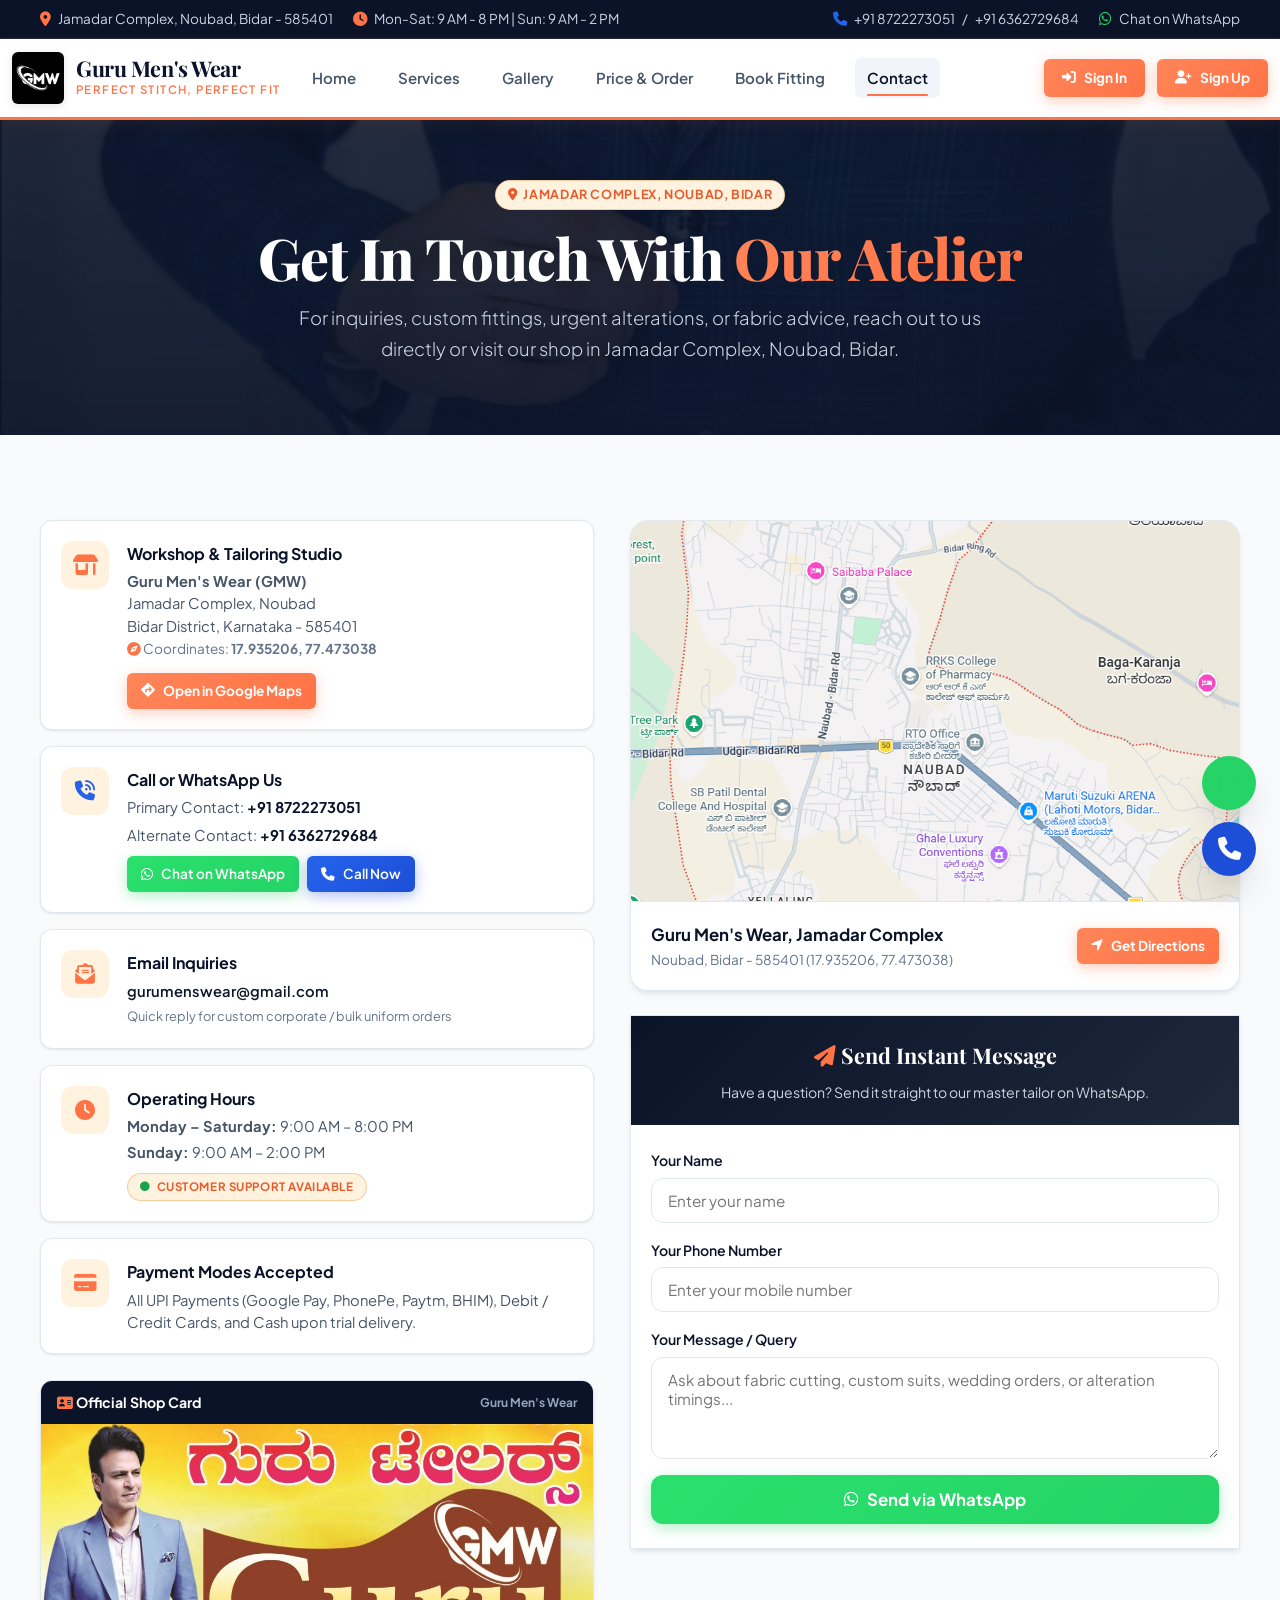
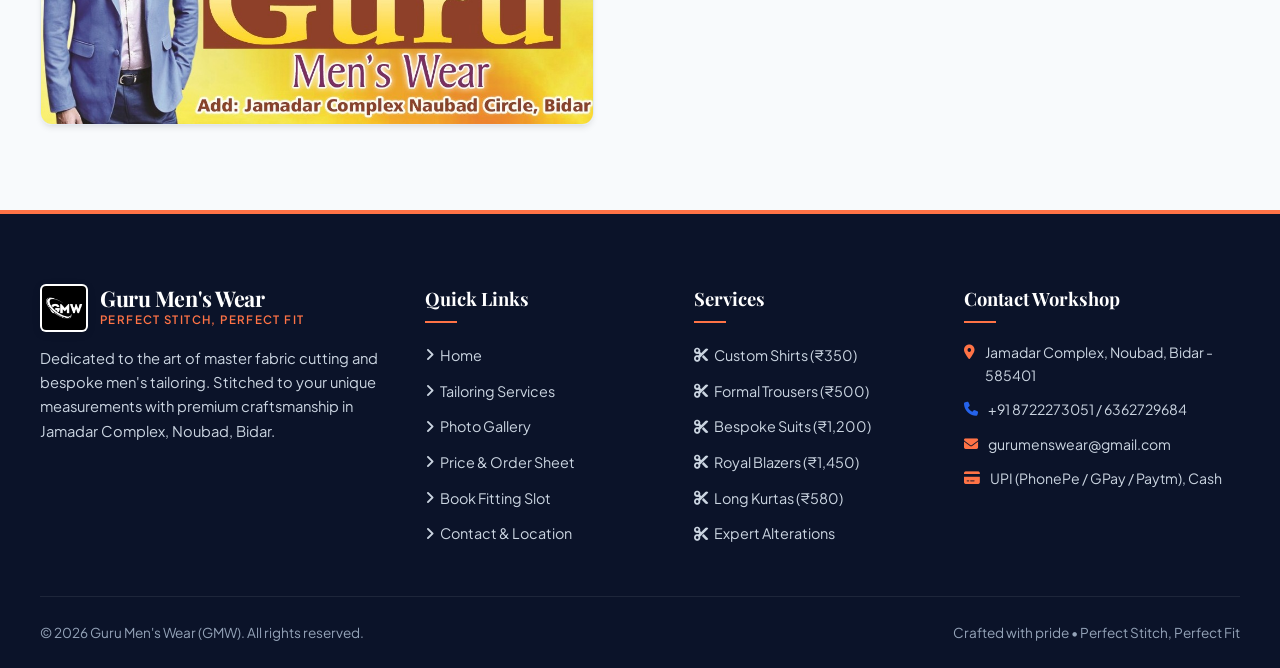
<file: ourcontact.html>
<!DOCTYPE html>
<html lang="en">
<head>
    <meta charset="UTF-8">
    <meta name="viewport" content="width=device-width, initial-scale=1.0">
    <title>Contact & Shop Location | Guru Men's Wear (GMW)</title>
    <meta name="description" content="Contact Guru Men's Wear in Jamadar Complex, Noubad, Bidar. Call +91 8722273051, get Google Maps directions, or chat with our master tailor.">
    
    <!-- Google Fonts & Font Awesome 6 -->
    <link rel="stylesheet" href="https://cdnjs.cloudflare.com/ajax/libs/font-awesome/6.5.1/css/all.min.css">
    <link rel="stylesheet" href="css/style.css?v=20260929_01">
</head>
<body>

    <!-- TOP ANNOUNCEMENT BAR -->
    <header class="top-bar">
        <div class="container">
            <div class="top-bar-left">
                <span class="top-bar-item"><i class="fa-solid fa-location-dot"></i> Jamadar Complex, Noubad, Bidar - 585401</span>
                <span class="top-bar-item"><i class="fa-solid fa-clock"></i> Mon-Sat: 9 AM - 8 PM | Sun: 9 AM - 2 PM</span>
            </div>
            <div class="top-bar-right">
                <span class="top-bar-item"><i class="fa-solid fa-phone" style="color: #2563eb !important;"></i> <a href="tel:+918722273051">+91 8722273051</a> / <a href="tel:+916362729684">+91 6362729684</a></span>
                <span class="top-bar-item"><i class="fa-brands fa-whatsapp" style="color: #25d366 !important;"></i> <a href="https://wa.me/918722273051" target="_blank">Chat on WhatsApp</a></span>
            </div>
        </div>
    </header>

    <!-- STICKY NAVBAR -->
    <nav class="navbar">
        <div class="container">
            <a href="index.html" class="brand-logo">
                <img src="logo gmw.jpg" alt="Guru Men's Wear Logo">
                <div class="brand-text">
                    <span class="brand-title">Guru Men's Wear</span>
                    <span class="brand-tagline">Perfect Stitch, Perfect Fit</span>
                </div>
            </a>

            <!-- Desktop Menu (Single Line Aligned) -->
            <ul class="nav-menu">
                <li><a href="index.html" class="nav-link">Home</a></li>
                <li><a href="service.html" class="nav-link">Services</a></li>
                <li><a href="gallery.html" class="nav-link">Gallery</a></li>
                <li><a href="order.html" class="nav-link">Price & Order</a></li>
                <li><a href="booking.html" class="nav-link">Book Fitting</a></li>
                <li><a href="ourcontact.html" class="nav-link active">Contact</a></li>
            </ul>

            <!-- ACTION BUTTONS: SIGN IN & SIGN UP (MOVED TO RIGHT) -->
            <div class="nav-actions">
                <a href="signin.html" class="btn btn-sm" style="background-color: #ff7346 !important; color: #ffffff !important; font-weight: 700; padding: 8px 18px; border-radius: 6px;"><i class="fa-solid fa-right-to-bracket"></i> Sign In</a>
                <a href="signup.html" class="btn btn-sm" style="background-color: #ff7346 !important; color: #ffffff !important; font-weight: 700; padding: 8px 18px; border-radius: 6px;"><i class="fa-solid fa-user-plus"></i> Sign Up</a>
                <button class="mobile-toggle" aria-label="Toggle navigation menu">
                    <i class="fa-solid fa-bars"></i>
                </button>
            </div>
        </div>
    </nav>

    <!-- MOBILE NAVIGATION DRAWER -->
    <div class="mobile-nav">
        <div class="mobile-nav-content">
            <div class="brand-logo" style="margin-bottom: 15px;">
                <img src="logo gmw.jpg" alt="Guru Men's Wear" style="height: 48px;">
                <div class="brand-text">
                    <span class="brand-title" style="font-size: 1.15rem;">Guru Men's Wear</span>
                    <span class="brand-tagline">Perfect Stitch, Perfect Fit</span>
                </div>
            </div>
            <div style="display: flex; gap: 8px; margin-bottom: 12px;">
                <a href="signin.html" class="btn btn-auth-signin btn-sm" style="flex: 1;"><i class="fa-solid fa-right-to-bracket"></i> Sign In</a>
                <a href="signup.html" class="btn btn-auth-signup btn-sm" style="flex: 1;"><i class="fa-solid fa-user-plus"></i> Sign Up</a>
            </div>
            <a href="index.html" class="mobile-nav-link"><i class="fa-solid fa-house"></i> Home</a>
            <a href="service.html" class="mobile-nav-link"><i class="fa-solid fa-shirt"></i> Services & Pricing</a>
            <a href="gallery.html" class="mobile-nav-link"><i class="fa-solid fa-images"></i> Work & Shop Gallery</a>
            <a href="order.html" class="mobile-nav-link"><i class="fa-solid fa-calculator"></i> Price & Order Calculator</a>
            <a href="booking.html" class="mobile-nav-link"><i class="fa-solid fa-calendar-check"></i> Book an Appointment</a>
            <a href="ourcontact.html" class="mobile-nav-link active"><i class="fa-solid fa-location-dot"></i> Contact & Location</a>
            <hr style="border: 0; border-top: 1px solid var(--border-color); margin: 10px 0;">
            <a href="https://wa.me/918722273051" class="btn btn-whatsapp" target="_blank"><i class="fa-brands fa-whatsapp"></i> Chat with Master Tailor</a>
            <a href="tel:+918722273051" class="btn btn-dark"><i class="fa-solid fa-phone"></i> Call Shop Now</a>
        </div>
    </div>

    <!-- PAGE HERO -->
    <header class="hero" style="padding: 60px 0 70px;">
        <div class="container" style="text-align: center;">
            <span class="badge badge-gold" style="margin-bottom: 14px;"><i class="fa-solid fa-location-dot"></i> Jamadar Complex, Noubad, Bidar</span>
            <h1 class="hero-title" style="margin-bottom: 12px;">Get In Touch With <span>Our Atelier</span></h1>
            <p class="hero-subtitle" style="max-width: 700px; margin: 0 auto;">
                For inquiries, custom fittings, urgent alterations, or fabric advice, reach out to us directly or visit our shop in Jamadar Complex, Noubad, Bidar.
            </p>
        </div>
    </header>

    <!-- CONTACT GRID & MAP -->
    <section class="section">
        <div class="container">
            <div class="contact-grid">

                <!-- Left Column: Contact Cards -->
                <div class="contact-info-cards">
                    
                    <!-- Location Card -->
                    <div class="contact-card">
                        <div class="contact-icon"><i class="fa-solid fa-shop"></i></div>
                        <div class="contact-details">
                            <h4>Workshop & Tailoring Studio</h4>
                            <p>
                                <strong>Guru Men's Wear (GMW)</strong><br>
                                Jamadar Complex, Noubad<br>
                                Bidar District, Karnataka - 585401<br>
                                <span style="font-size: 0.85rem; color: #64748b;"><i class="fa-solid fa-compass" style="color: #ff7346;"></i> Coordinates: <strong>17.935206, 77.473038</strong></span>
                            </p>
                            <div style="margin-top: 8px;">
                                <a href="https://www.google.com/maps/search/?api=1&query=17.935206,77.473038" target="_blank" class="btn btn-primary btn-sm" style="margin-top: 6px;">
                                    <i class="fa-solid fa-diamond-turn-right"></i> Open in Google Maps
                                </a>
                            </div>
                        </div>
                    </div>

                    <!-- Phone Numbers -->
                    <div class="contact-card">
                        <div class="contact-icon"><i class="fa-solid fa-phone-volume"></i></div>
                        <div class="contact-details">
                            <h4>Call or WhatsApp Us</h4>
                            <p style="margin-bottom: 6px;">
                                Primary Contact: <a href="tel:+918722273051" style="font-weight: 700; color: var(--primary);">+91 8722273051</a>
                            </p>
                            <p style="margin-bottom: 10px;">
                                Alternate Contact: <a href="tel:+916362729684" style="font-weight: 700; color: var(--primary);">+91 6362729684</a>
                            </p>
                            <div style="display: flex; gap: 8px; flex-wrap: wrap;">
                                <a href="https://wa.me/918722273051" target="_blank" class="btn btn-whatsapp btn-sm">
                                    <i class="fa-brands fa-whatsapp"></i> Chat on WhatsApp
                                </a>
                                <a href="tel:+918722273051" class="btn btn-call btn-sm">
                                    <i class="fa-solid fa-phone"></i> Call Now
                                </a>
                            </div>
                        </div>
                    </div>

                    <!-- Email -->
                    <div class="contact-card">
                        <div class="contact-icon"><i class="fa-solid fa-envelope-open-text"></i></div>
                        <div class="contact-details">
                            <h4>Email Inquiries</h4>
                            <p><a href="mailto:gurumenswear@gmail.com">gurumenswear@gmail.com</a></p>
                            <span style="font-size: 0.8rem; color: var(--text-muted);">Quick reply for custom corporate / bulk uniform orders</span>
                        </div>
                    </div>

                    <!-- Timings & Days -->
                    <div class="contact-card">
                        <div class="contact-icon"><i class="fa-solid fa-clock"></i></div>
                        <div class="contact-details">
                            <h4>Operating Hours</h4>
                            <p style="margin-bottom: 4px;"><strong>Monday &ndash; Saturday:</strong> 9:00 AM &ndash; 8:00 PM</p>
                            <p style="margin-bottom: 8px;"><strong>Sunday:</strong> 9:00 AM &ndash; 2:00 PM</p>
                            <span class="badge badge-gold" style="font-size: 0.72rem;"><i class="fa-solid fa-circle" style="color: #16a34a; font-size: 0.6rem;"></i> Customer Support Available</span>
                        </div>
                    </div>

                    <!-- Payment Methods -->
                    <div class="contact-card">
                        <div class="contact-icon"><i class="fa-solid fa-credit-card"></i></div>
                        <div class="contact-details">
                            <h4>Payment Modes Accepted</h4>
                            <p>All UPI Payments (Google Pay, PhonePe, Paytm, BHIM), Debit / Credit Cards, and Cash upon trial delivery.</p>
                        </div>
                    </div>

                    <!-- Official Visiting Card -->
                    <div class="visiting-card-box">
                        <div style="background: var(--primary); color: white; padding: 10px 16px; font-size: 0.88rem; font-weight: 700; display: flex; align-items: center; justify-content: space-between;">
                            <span><i class="fa-solid fa-address-card" style="color: var(--accent);"></i> Official Shop Card</span>
                            <span style="font-size: 0.75rem; color: #94a3b8;">Guru Men's Wear</span>
                        </div>
                        <img src="guru mens wear visiting card.jpg" alt="Guru Men's Wear Visiting Card">
                    </div>

                </div>

                <!-- Right Column: Interactive Map & WhatsApp Inquiry Form -->
                <div style="display: flex; flex-direction: column; gap: 24px;">

                    <!-- Map Box -->
                    <div class="map-wrapper">
                        <div class="map-box">
                            <a href="https://www.google.com/maps/search/?api=1&query=17.935206,77.473038" target="_blank" title="Click to open Google Maps for turn-by-turn directions">
                                <img src="location_map.png" alt="Google Map Location of Guru Men's Wear at Jamadar Complex, Noubad, Bidar">
                            </a>
                        </div>
                        <div class="map-action-bar">
                            <div>
                                <strong style="color: var(--primary); font-size: 1.05rem;">Guru Men's Wear, Jamadar Complex</strong>
                                <div style="font-size: 0.85rem; color: var(--text-muted);">Noubad, Bidar - 585401 (17.935206, 77.473038)</div>
                            </div>
                            <a href="https://www.google.com/maps/search/?api=1&query=17.935206,77.473038" target="_blank" class="btn btn-primary btn-sm">
                                <i class="fa-solid fa-location-arrow"></i> Get Directions
                            </a>
                        </div>
                    </div>

                    <!-- Instant Inquiry Form -->
                    <div class="calc-wrapper" style="box-shadow: var(--shadow-md);">
                        <div class="calc-header" style="background: var(--dark-gradient); padding: 22px 20px;">
                            <h3 style="font-size: 1.35rem;"><i class="fa-solid fa-paper-plane" style="color: var(--accent);"></i> Send Instant Message</h3>
                            <p style="font-size: 0.88rem;">Have a question? Send it straight to our master tailor on WhatsApp.</p>
                        </div>
                        <div class="calc-body" style="padding: 24px 20px;">
                            <form id="directContactForm">
                                <div class="form-group">
                                    <label for="contactName">Your Name</label>
                                    <input type="text" id="contactName" class="form-control" placeholder="Enter your name" required>
                                </div>
                                <div class="form-group">
                                    <label for="contactPhone">Your Phone Number</label>
                                    <input type="tel" id="contactPhone" class="form-control" placeholder="Enter your mobile number" required>
                                </div>
                                <div class="form-group">
                                    <label for="contactMessage">Your Message / Query</label>
                                    <textarea id="contactMessage" class="form-control" rows="4" placeholder="Ask about fabric cutting, custom suits, wedding orders, or alteration timings..." required></textarea>
                                </div>
                                <button type="submit" class="btn btn-whatsapp btn-lg" style="width: 100%;">
                                    <i class="fa-brands fa-whatsapp"></i> Send via WhatsApp
                                </button>
                            </form>
                        </div>
                    </div>

                </div>

            </div>
        </div>
    </section>

    <!-- FLOATING ACTION BUTTONS -->
    <div class="floating-actions">
        <a href="https://wa.me/918722273051?text=Hello%20Guru%20Mens%20Wear,%20I%20would%20like%20to%20get%20in%20touch." target="_blank" class="float-btn float-whatsapp" title="Chat on WhatsApp" aria-label="Chat on WhatsApp">
            <i class="fa-brands fa-whatsapp"></i>
        </a>
        <a href="tel:+918722273051" class="float-btn float-call" title="Call Shop" aria-label="Call Shop">
            <i class="fa-solid fa-phone"></i>
        </a>
    </div>

    <!-- LUXURY FOOTER -->
    <footer class="footer">
        <div class="container">
            <div class="footer-grid">
                <div class="footer-about">
                    <div class="brand-logo" style="margin-bottom: 12px;">
                        <img src="logo gmw.jpg" alt="GMW Logo" style="height: 48px; background: white; padding: 2px;">
                        <div class="brand-text">
                            <span class="brand-title">Guru Men's Wear</span>
                            <span class="brand-tagline">Perfect Stitch, Perfect Fit</span>
                        </div>
                    </div>
                    <p>
                        Dedicated to the art of master fabric cutting and bespoke men's tailoring. Stitched to your unique measurements with premium craftsmanship in Jamadar Complex, Noubad, Bidar.
                    </p>
                </div>

                <div>
                    <h4 class="footer-title">Quick Links</h4>
                    <ul class="footer-links">
                        <li><a href="index.html"><i class="fa-solid fa-angle-right"></i> Home</a></li>
                        <li><a href="service.html"><i class="fa-solid fa-angle-right"></i> Tailoring Services</a></li>
                        <li><a href="gallery.html"><i class="fa-solid fa-angle-right"></i> Photo Gallery</a></li>
                        <li><a href="order.html"><i class="fa-solid fa-angle-right"></i> Price & Order Sheet</a></li>
                        <li><a href="booking.html"><i class="fa-solid fa-angle-right"></i> Book Fitting Slot</a></li>
                        <li><a href="ourcontact.html"><i class="fa-solid fa-angle-right"></i> Contact & Location</a></li>
                    </ul>
                </div>

                <div>
                    <h4 class="footer-title">Services</h4>
                    <ul class="footer-links">
                        <li><a href="service.html#shirt"><i class="fa-solid fa-scissors"></i> Custom Shirts (₹350)</a></li>
                        <li><a href="service.html#pant"><i class="fa-solid fa-scissors"></i> Formal Trousers (₹500)</a></li>
                        <li><a href="service.html#suit"><i class="fa-solid fa-scissors"></i> Bespoke Suits (₹1,200)</a></li>
                        <li><a href="service.html#blezer"><i class="fa-solid fa-scissors"></i> Royal Blazers (₹1,450)</a></li>
                        <li><a href="service.html#lkurta"><i class="fa-solid fa-scissors"></i> Long Kurtas (₹580)</a></li>
                        <li><a href="service.html#alternation"><i class="fa-solid fa-scissors"></i> Expert Alterations</a></li>
                    </ul>
                </div>

                <div>
                    <h4 class="footer-title">Contact Workshop</h4>
                    <ul class="footer-contact-list">
                        <li>
                            <i class="fa-solid fa-location-dot"></i>
                            <span>Jamadar Complex, Noubad, Bidar - 585401</span>
                        </li>
                        <li>
                            <i class="fa-solid fa-phone"></i>
                            <span><a href="tel:+918722273051">+91 8722273051</a> / <a href="tel:+916362729684">6362729684</a></span>
                        </li>
                        <li>
                            <i class="fa-solid fa-envelope"></i>
                            <span>gurumenswear@gmail.com</span>
                        </li>
                        <li>
                            <i class="fa-solid fa-credit-card"></i>
                            <span>UPI (PhonePe / GPay / Paytm), Cash</span>
                        </li>
                    </ul>
                </div>
            </div>

            <div class="footer-bottom">
                <p>&copy; 2026 Guru Men's Wear (GMW). All rights reserved.</p>
                <p>Crafted with pride &bull; Perfect Stitch, Perfect Fit</p>
            </div>
        </div>
    </footer>

    <!-- MAIN JAVASCRIPT -->
    <script src="js/main.js"></script>
</body>
</html>
</file>
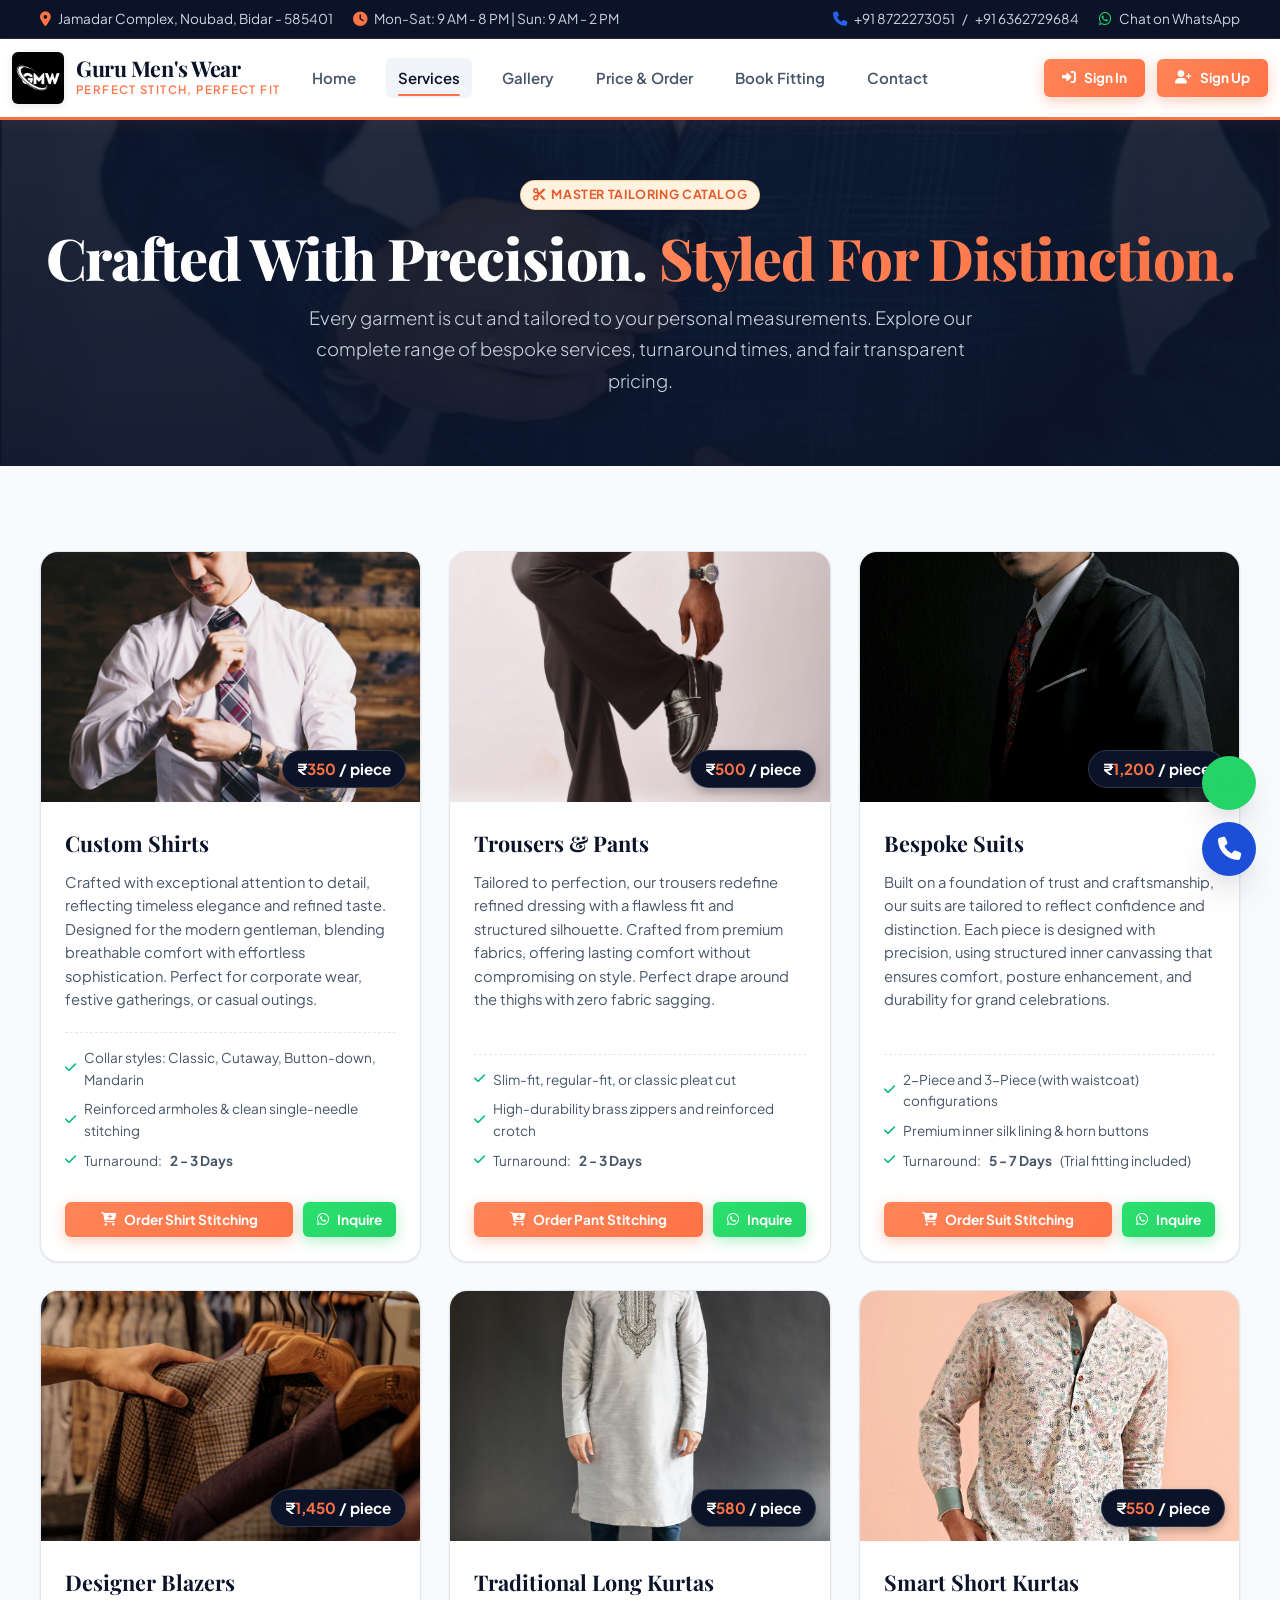
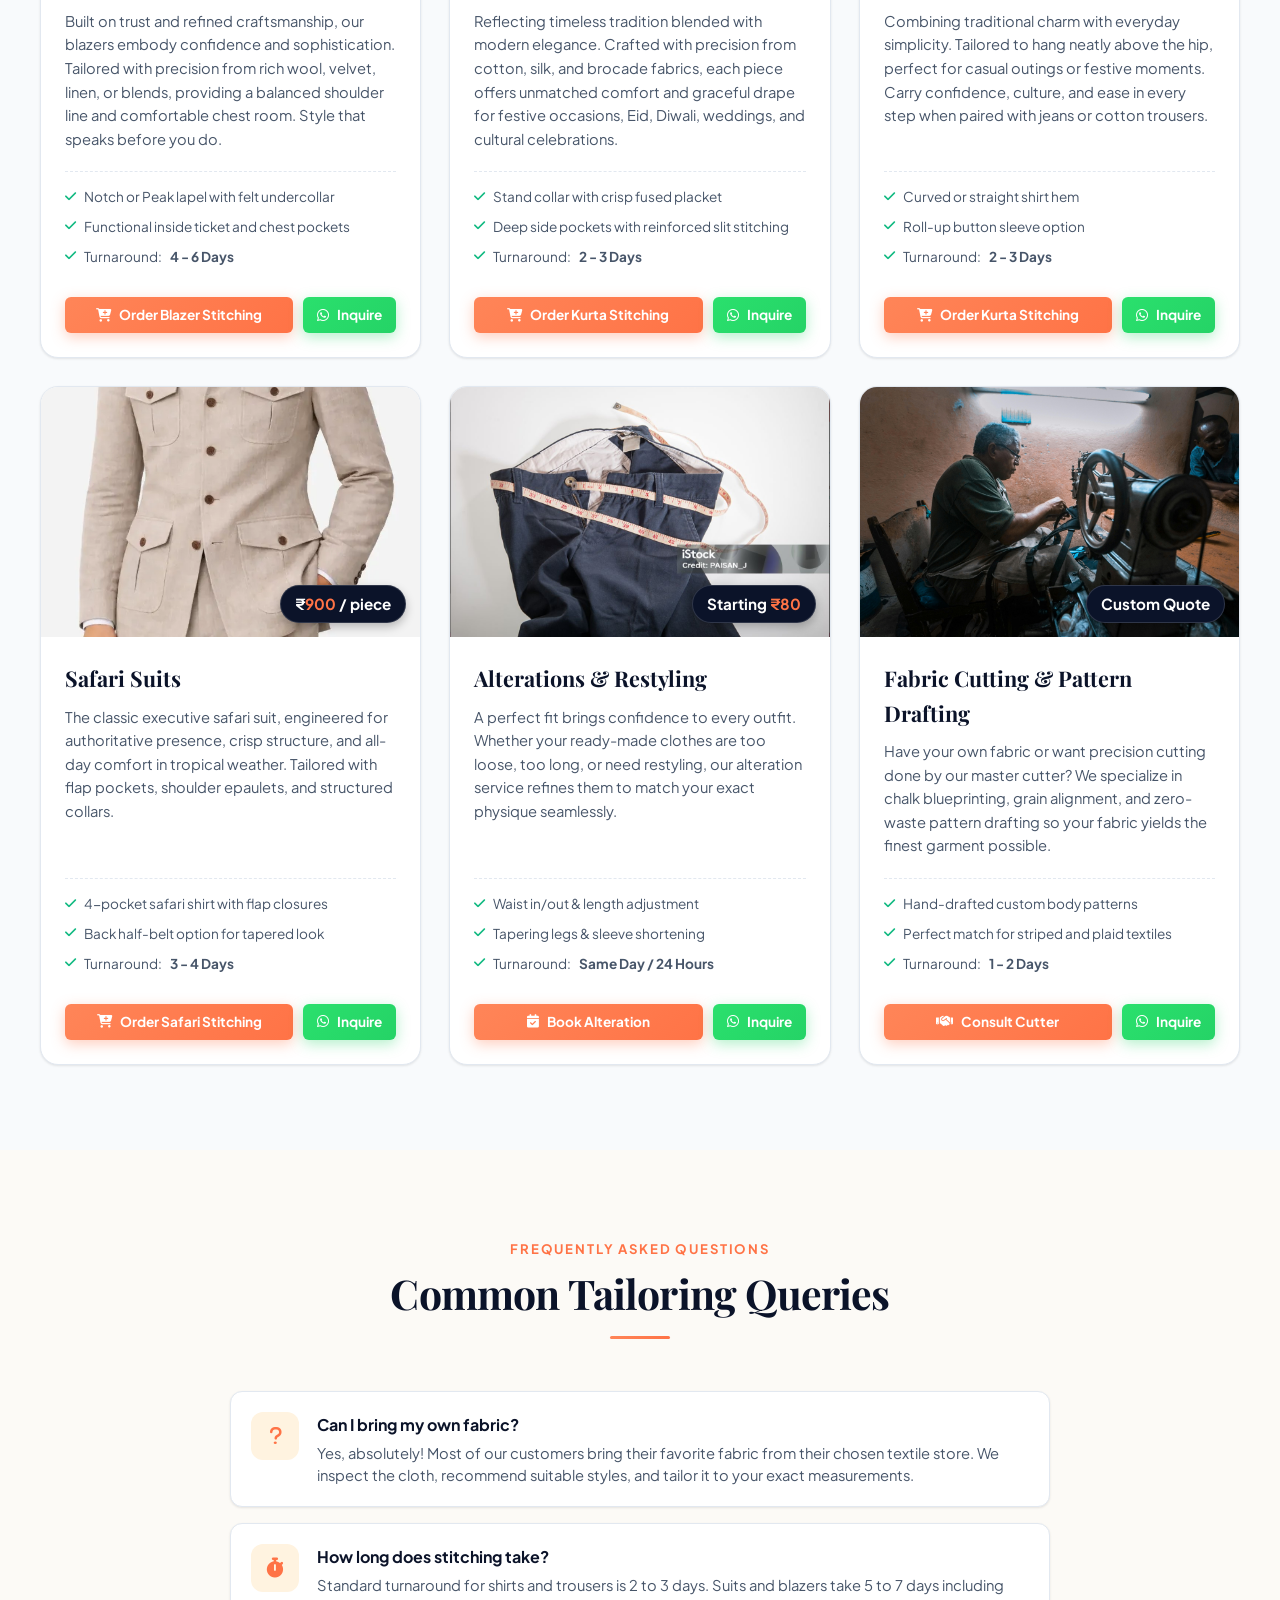
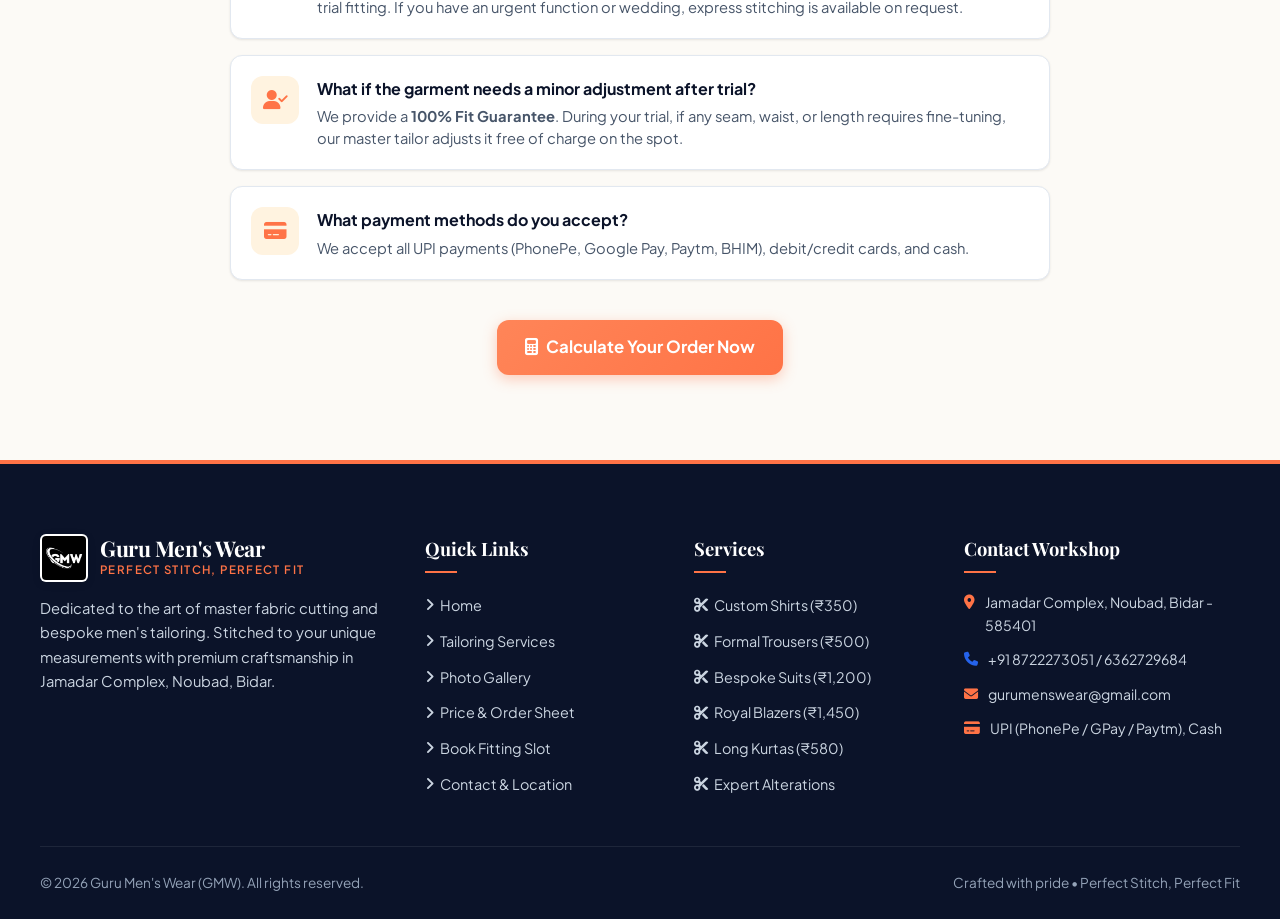
<file: service.html>
<!DOCTYPE html>
<html lang="en">
<head>
    <meta charset="UTF-8">
    <meta name="viewport" content="width=device-width, initial-scale=1.0">
    <title>Services & Pricing | Guru Men's Wear (GMW)</title>
    <meta name="description" content="Explore custom tailoring services at Guru Men's Wear. Shirts, trousers, bespoke suits, blazers, kurtas, and alterations in Jamadar Complex, Noubad, Bidar.">
    
    <!-- Google Fonts & Font Awesome 6 -->
    <link rel="stylesheet" href="https://cdnjs.cloudflare.com/ajax/libs/font-awesome/6.5.1/css/all.min.css">
    <link rel="stylesheet" href="css/style.css?v=20260929_01">
</head>
<body>

    <!-- TOP ANNOUNCEMENT BAR -->
    <header class="top-bar">
        <div class="container">
            <div class="top-bar-left">
                <span class="top-bar-item"><i class="fa-solid fa-location-dot"></i> Jamadar Complex, Noubad, Bidar - 585401</span>
                <span class="top-bar-item"><i class="fa-solid fa-clock"></i> Mon-Sat: 9 AM - 8 PM | Sun: 9 AM - 2 PM</span>
            </div>
            <div class="top-bar-right">
                <span class="top-bar-item"><i class="fa-solid fa-phone" style="color: #2563eb !important;"></i> <a href="tel:+918722273051">+91 8722273051</a> / <a href="tel:+916362729684">+91 6362729684</a></span>
                <span class="top-bar-item"><i class="fa-brands fa-whatsapp" style="color: #25d366 !important;"></i> <a href="https://wa.me/918722273051" target="_blank">Chat on WhatsApp</a></span>
            </div>
        </div>
    </header>

    <!-- STICKY NAVBAR -->
    <nav class="navbar">
        <div class="container">
            <a href="index.html" class="brand-logo">
                <img src="logo gmw.jpg" alt="Guru Men's Wear Logo">
                <div class="brand-text">
                    <span class="brand-title">Guru Men's Wear</span>
                    <span class="brand-tagline">Perfect Stitch, Perfect Fit</span>
                </div>
            </a>

            <!-- Desktop Menu (Single Line Aligned) -->
            <ul class="nav-menu">
                <li><a href="index.html" class="nav-link">Home</a></li>
                <li><a href="service.html" class="nav-link active">Services</a></li>
                <li><a href="gallery.html" class="nav-link">Gallery</a></li>
                <li><a href="order.html" class="nav-link">Price & Order</a></li>
                <li><a href="booking.html" class="nav-link">Book Fitting</a></li>
                <li><a href="ourcontact.html" class="nav-link">Contact</a></li>
            </ul>

            <!-- ACTION BUTTONS: SIGN IN & SIGN UP (MOVED TO RIGHT) -->
            <div class="nav-actions">
                <a href="signin.html" class="btn btn-sm" style="background-color: #ff7346 !important; color: #ffffff !important; font-weight: 700; padding: 8px 18px; border-radius: 6px;"><i class="fa-solid fa-right-to-bracket"></i> Sign In</a>
                <a href="signup.html" class="btn btn-sm" style="background-color: #ff7346 !important; color: #ffffff !important; font-weight: 700; padding: 8px 18px; border-radius: 6px;"><i class="fa-solid fa-user-plus"></i> Sign Up</a>
                <button class="mobile-toggle" aria-label="Toggle navigation menu">
                    <i class="fa-solid fa-bars"></i>
                </button>
            </div>
        </div>
    </nav>

    <!-- MOBILE NAVIGATION DRAWER -->
    <div class="mobile-nav">
        <div class="mobile-nav-content">
            <div class="brand-logo" style="margin-bottom: 15px;">
                <img src="logo gmw.jpg" alt="Guru Men's Wear" style="height: 48px;">
                <div class="brand-text">
                    <span class="brand-title" style="font-size: 1.15rem;">Guru Men's Wear</span>
                    <span class="brand-tagline">Perfect Stitch, Perfect Fit</span>
                </div>
            </div>
            <div style="display: flex; gap: 8px; margin-bottom: 12px;">
                <a href="signin.html" class="btn btn-auth-signin btn-sm" style="flex: 1;"><i class="fa-solid fa-right-to-bracket"></i> Sign In</a>
                <a href="signup.html" class="btn btn-auth-signup btn-sm" style="flex: 1;"><i class="fa-solid fa-user-plus"></i> Sign Up</a>
            </div>
            <a href="index.html" class="mobile-nav-link"><i class="fa-solid fa-house"></i> Home</a>
            <a href="service.html" class="mobile-nav-link active"><i class="fa-solid fa-shirt"></i> Services & Pricing</a>
            <a href="gallery.html" class="mobile-nav-link"><i class="fa-solid fa-images"></i> Work & Shop Gallery</a>
            <a href="order.html" class="mobile-nav-link"><i class="fa-solid fa-calculator"></i> Price & Order Calculator</a>
            <a href="booking.html" class="mobile-nav-link"><i class="fa-solid fa-calendar-check"></i> Book an Appointment</a>
            <a href="ourcontact.html" class="mobile-nav-link"><i class="fa-solid fa-location-dot"></i> Contact & Location</a>
            <hr style="border: 0; border-top: 1px solid var(--border-color); margin: 10px 0;">
            <a href="https://wa.me/918722273051" class="btn btn-whatsapp" target="_blank"><i class="fa-brands fa-whatsapp"></i> Chat with Master Tailor</a>
            <a href="tel:+918722273051" class="btn btn-dark"><i class="fa-solid fa-phone"></i> Call Shop Now</a>
        </div>
    </div>

    <!-- PAGE HEADER -->
    <header class="hero" style="padding: 60px 0 70px;">
        <div class="container" style="text-align: center;">
            <span class="badge badge-gold" style="margin-bottom: 14px;"><i class="fa-solid fa-scissors"></i> Master Tailoring Catalog</span>
            <h1 class="hero-title" style="margin-bottom: 12px;">Crafted With Precision. <span>Styled For Distinction.</span></h1>
            <p class="hero-subtitle" style="max-width: 700px; margin: 0 auto;">
                Every garment is cut and tailored to your personal measurements. Explore our complete range of bespoke services, turnaround times, and fair transparent pricing.
            </p>
        </div>
    </header>

    <!-- COMPLETE SERVICES CATALOG -->
    <section class="section">
        <div class="container">

            <div class="services-grid">
                <!-- Shirt -->
                <div class="service-card" id="shirt">
                    <div class="service-img-wrap">
                        <img src="n shirt.jpg" alt="Tailored Formal & Casual Shirt">
                        <div class="service-price-tag">₹<span>350</span> / piece</div>
                    </div>
                    <div class="service-body">
                        <h3 class="service-title">Custom Shirts</h3>
                        <p class="service-desc">
                            Crafted with exceptional attention to detail, reflecting timeless elegance and refined taste. Designed for the modern gentleman, blending breathable comfort with effortless sophistication. Perfect for corporate wear, festive gatherings, or casual outings.
                        </p>
                        <ul class="service-features">
                            <li><i class="fa-solid fa-check"></i> Collar styles: Classic, Cutaway, Button-down, Mandarin</li>
                            <li><i class="fa-solid fa-check"></i> Reinforced armholes & clean single-needle stitching</li>
                            <li><i class="fa-solid fa-check"></i> Turnaround: <strong>2 - 3 Days</strong></li>
                        </ul>
                        <div class="service-footer">
                            <a href="order.html" class="btn btn-primary btn-sm" style="flex: 1;"><i class="fa-solid fa-cart-plus"></i> Order Shirt Stitching</a>
                            <a href="https://wa.me/918722273051?text=Hello%20Guru%20Mens%20Wear,%20I%20want%20to%20inquire%20about%20Custom%20Shirt%20stitching." target="_blank" class="btn btn-whatsapp btn-sm"><i class="fa-brands fa-whatsapp"></i> Inquire</a>
                        </div>
                    </div>
                </div>

                <!-- Trouser / Pant -->
                <div class="service-card" id="pant">
                    <div class="service-img-wrap">
                        <img src="n pant.jpg" alt="Tailored Formal Trousers and Chinos">
                        <div class="service-price-tag">₹<span>500</span> / piece</div>
                    </div>
                    <div class="service-body">
                        <h3 class="service-title">Trousers & Pants</h3>
                        <p class="service-desc">
                            Tailored to perfection, our trousers redefine refined dressing with a flawless fit and structured silhouette. Crafted from premium fabrics, offering lasting comfort without compromising on style. Perfect drape around the thighs with zero fabric sagging.
                        </p>
                        <ul class="service-features">
                            <li><i class="fa-solid fa-check"></i> Slim-fit, regular-fit, or classic pleat cut</li>
                            <li><i class="fa-solid fa-check"></i> High-durability brass zippers and reinforced crotch</li>
                            <li><i class="fa-solid fa-check"></i> Turnaround: <strong>2 - 3 Days</strong></li>
                        </ul>
                        <div class="service-footer">
                            <a href="order.html" class="btn btn-primary btn-sm" style="flex: 1;"><i class="fa-solid fa-cart-plus"></i> Order Pant Stitching</a>
                            <a href="https://wa.me/918722273051?text=Hello%20Guru%20Mens%20Wear,%20I%20want%20to%20inquire%20about%20Pant%20stitching." target="_blank" class="btn btn-whatsapp btn-sm"><i class="fa-brands fa-whatsapp"></i> Inquire</a>
                        </div>
                    </div>
                </div>

                <!-- Bespoke Suit -->
                <div class="service-card" id="suit">
                    <div class="service-img-wrap">
                        <img src="n suit.jpg" alt="Two piece and three piece bespoke suits">
                        <div class="service-price-tag">₹<span>1,200</span> / piece</div>
                    </div>
                    <div class="service-body">
                        <h3 class="service-title">Bespoke Suits</h3>
                        <p class="service-desc">
                            Built on a foundation of trust and craftsmanship, our suits are tailored to reflect confidence and distinction. Each piece is designed with precision, using structured inner canvassing that ensures comfort, posture enhancement, and durability for grand celebrations.
                        </p>
                        <ul class="service-features">
                            <li><i class="fa-solid fa-check"></i> 2-Piece and 3-Piece (with waistcoat) configurations</li>
                            <li><i class="fa-solid fa-check"></i> Premium inner silk lining & horn buttons</li>
                            <li><i class="fa-solid fa-check"></i> Turnaround: <strong>5 - 7 Days</strong> (Trial fitting included)</li>
                        </ul>
                        <div class="service-footer">
                            <a href="order.html" class="btn btn-primary btn-sm" style="flex: 1;"><i class="fa-solid fa-cart-plus"></i> Order Suit Stitching</a>
                            <a href="https://wa.me/918722273051?text=Hello%20Guru%20Mens%20Wear,%20I%20want%20to%20inquire%20about%20Suit%20stitching." target="_blank" class="btn btn-whatsapp btn-sm"><i class="fa-brands fa-whatsapp"></i> Inquire</a>
                        </div>
                    </div>
                </div>

                <!-- Blazer -->
                <div class="service-card" id="blezer">
                    <div class="service-img-wrap">
                        <img src="n blezer.jpg" alt="Tailored casual and formal blazers">
                        <div class="service-price-tag">₹<span>1,450</span> / piece</div>
                    </div>
                    <div class="service-body">
                        <h3 class="service-title">Designer Blazers</h3>
                        <p class="service-desc">
                            Built on trust and refined craftsmanship, our blazers embody confidence and sophistication. Tailored with precision from rich wool, velvet, linen, or blends, providing a balanced shoulder line and comfortable chest room. Style that speaks before you do.
                        </p>
                        <ul class="service-features">
                            <li><i class="fa-solid fa-check"></i> Notch or Peak lapel with felt undercollar</li>
                            <li><i class="fa-solid fa-check"></i> Functional inside ticket and chest pockets</li>
                            <li><i class="fa-solid fa-check"></i> Turnaround: <strong>4 - 6 Days</strong></li>
                        </ul>
                        <div class="service-footer">
                            <a href="order.html" class="btn btn-primary btn-sm" style="flex: 1;"><i class="fa-solid fa-cart-plus"></i> Order Blazer Stitching</a>
                            <a href="https://wa.me/918722273051?text=Hello%20Guru%20Mens%20Wear,%20I%20want%20to%20inquire%20about%20Blazer%20stitching." target="_blank" class="btn btn-whatsapp btn-sm"><i class="fa-brands fa-whatsapp"></i> Inquire</a>
                        </div>
                    </div>
                </div>

                <!-- Long Kurta -->
                <div class="service-card" id="lkurta">
                    <div class="service-img-wrap">
                        <img src="n l kurta.jpg" alt="Traditional Long Kurta Pajama">
                        <div class="service-price-tag">₹<span>580</span> / piece</div>
                    </div>
                    <div class="service-body">
                        <h3 class="service-title">Traditional Long Kurtas</h3>
                        <p class="service-desc">
                            Reflecting timeless tradition blended with modern elegance. Crafted with precision from cotton, silk, and brocade fabrics, each piece offers unmatched comfort and graceful drape for festive occasions, Eid, Diwali, weddings, and cultural celebrations.
                        </p>
                        <ul class="service-features">
                            <li><i class="fa-solid fa-check"></i> Stand collar with crisp fused placket</li>
                            <li><i class="fa-solid fa-check"></i> Deep side pockets with reinforced slit stitching</li>
                            <li><i class="fa-solid fa-check"></i> Turnaround: <strong>2 - 3 Days</strong></li>
                        </ul>
                        <div class="service-footer">
                            <a href="order.html" class="btn btn-primary btn-sm" style="flex: 1;"><i class="fa-solid fa-cart-plus"></i> Order Kurta Stitching</a>
                            <a href="https://wa.me/918722273051?text=Hello%20Guru%20Mens%20Wear,%20I%20want%20to%20inquire%20about%20Long%20Kurta%20stitching." target="_blank" class="btn btn-whatsapp btn-sm"><i class="fa-brands fa-whatsapp"></i> Inquire</a>
                        </div>
                    </div>
                </div>

                <!-- Short Kurta -->
                <div class="service-card" id="skurta">
                    <div class="service-img-wrap">
                        <img src="n s kurta.webp" alt="Casual Short Kurta for men">
                        <div class="service-price-tag">₹<span>550</span> / piece</div>
                    </div>
                    <div class="service-body">
                        <h3 class="service-title">Smart Short Kurtas</h3>
                        <p class="service-desc">
                            Combining traditional charm with everyday simplicity. Tailored to hang neatly above the hip, perfect for casual outings or festive moments. Carry confidence, culture, and ease in every step when paired with jeans or cotton trousers.
                        </p>
                        <ul class="service-features">
                            <li><i class="fa-solid fa-check"></i> Curved or straight shirt hem</li>
                            <li><i class="fa-solid fa-check"></i> Roll-up button sleeve option</li>
                            <li><i class="fa-solid fa-check"></i> Turnaround: <strong>2 - 3 Days</strong></li>
                        </ul>
                        <div class="service-footer">
                            <a href="order.html" class="btn btn-primary btn-sm" style="flex: 1;"><i class="fa-solid fa-cart-plus"></i> Order Kurta Stitching</a>
                            <a href="https://wa.me/918722273051?text=Hello%20Guru%20Mens%20Wear,%20I%20want%20to%20inquire%20about%20Short%20Kurta%20stitching." target="_blank" class="btn btn-whatsapp btn-sm"><i class="fa-brands fa-whatsapp"></i> Inquire</a>
                        </div>
                    </div>
                </div>

                <!-- Safari Suit -->
                <div class="service-card" id="safari">
                    <div class="service-img-wrap">
                        <img src="safari.webp" alt="Safari suit tailoring - bespoke 4-pocket executive safari">
                        <div class="service-price-tag">₹<span>900</span> / piece</div>
                    </div>
                    <div class="service-body">
                        <h3 class="service-title">Safari Suits</h3>
                        <p class="service-desc">
                            The classic executive safari suit, engineered for authoritative presence, crisp structure, and all-day comfort in tropical weather. Tailored with flap pockets, shoulder epaulets, and structured collars.
                        </p>
                        <ul class="service-features">
                            <li><i class="fa-solid fa-check"></i> 4-pocket safari shirt with flap closures</li>
                            <li><i class="fa-solid fa-check"></i> Back half-belt option for tapered look</li>
                            <li><i class="fa-solid fa-check"></i> Turnaround: <strong>3 - 4 Days</strong></li>
                        </ul>
                        <div class="service-footer">
                            <a href="order.html" class="btn btn-primary btn-sm" style="flex: 1;"><i class="fa-solid fa-cart-plus"></i> Order Safari Stitching</a>
                            <a href="https://wa.me/918722273051?text=Hello%20Guru%20Mens%20Wear,%20I%20want%20to%20inquire%20about%20Safari%20Suit%20stitching." target="_blank" class="btn btn-whatsapp btn-sm"><i class="fa-brands fa-whatsapp"></i> Inquire</a>
                        </div>
                    </div>
                </div>

                <!-- Alterations & Repair -->
                <div class="service-card" id="alternation">
                    <div class="service-img-wrap">
                        <img src="pant-alternation.png" alt="Pant and garment alteration">
                        <div class="service-price-tag">Starting <span>₹80</span></div>
                    </div>
                    <div class="service-body">
                        <h3 class="service-title">Alterations & Restyling</h3>
                        <p class="service-desc">
                            A perfect fit brings confidence to every outfit. Whether your ready-made clothes are too loose, too long, or need restyling, our alteration service refines them to match your exact physique seamlessly.
                        </p>
                        <ul class="service-features">
                            <li><i class="fa-solid fa-check"></i> Waist in/out & length adjustment</li>
                            <li><i class="fa-solid fa-check"></i> Tapering legs & sleeve shortening</li>
                            <li><i class="fa-solid fa-check"></i> Turnaround: <strong>Same Day / 24 Hours</strong></li>
                        </ul>
                        <div class="service-footer">
                            <a href="booking.html" class="btn btn-primary btn-sm" style="flex: 1;"><i class="fa-solid fa-calendar-check"></i> Book Alteration</a>
                            <a href="https://wa.me/918722273051?text=Hello%20Guru%20Mens%20Wear,%20I%20need%20urgent%20alteration%20service." target="_blank" class="btn btn-whatsapp btn-sm"><i class="fa-brands fa-whatsapp"></i> Inquire</a>
                        </div>
                    </div>
                </div>

                <!-- Master Fabric Cutting & Pattern Making -->
                <div class="service-card" id="cutting">
                    <div class="service-img-wrap">
                        <img src="t m s image.jpg" alt="Master fabric cutting and pattern drafting">
                        <div class="service-price-tag">Custom Quote</div>
                    </div>
                    <div class="service-body">
                        <h3 class="service-title">Fabric Cutting & Pattern Drafting</h3>
                        <p class="service-desc">
                            Have your own fabric or want precision cutting done by our master cutter? We specialize in chalk blueprinting, grain alignment, and zero-waste pattern drafting so your fabric yields the finest garment possible.
                        </p>
                        <ul class="service-features">
                            <li><i class="fa-solid fa-check"></i> Hand-drafted custom body patterns</li>
                            <li><i class="fa-solid fa-check"></i> Perfect match for striped and plaid textiles</li>
                            <li><i class="fa-solid fa-check"></i> Turnaround: <strong>1 - 2 Days</strong></li>
                        </ul>
                        <div class="service-footer">
                            <a href="booking.html" class="btn btn-primary btn-sm" style="flex: 1;"><i class="fa-solid fa-handshake"></i> Consult Cutter</a>
                            <a href="https://wa.me/918722273051?text=Hello%20Guru%20Mens%20Wear,%20I%20want%20to%20discuss%20fabric%20cutting%20service." target="_blank" class="btn btn-whatsapp btn-sm"><i class="fa-brands fa-whatsapp"></i> Inquire</a>
                        </div>
                    </div>
                </div>
            </div>

        </div>
    </section>

    <!-- FAQ SECTION -->
    <section class="section section-warm">
        <div class="container container-narrow">
            <div class="section-header">
                <span class="section-tag">Frequently Asked Questions</span>
                <h2 class="section-title">Common Tailoring Queries</h2>
                <div class="divider-gold"></div>
            </div>

            <div style="display: flex; flex-direction: column; gap: 16px;">
                <div class="contact-card">
                    <div class="contact-icon"><i class="fa-solid fa-question"></i></div>
                    <div class="contact-details">
                        <h4>Can I bring my own fabric?</h4>
                        <p>Yes, absolutely! Most of our customers bring their favorite fabric from their chosen textile store. We inspect the cloth, recommend suitable styles, and tailor it to your exact measurements.</p>
                    </div>
                </div>

                <div class="contact-card">
                    <div class="contact-icon"><i class="fa-solid fa-stopwatch"></i></div>
                    <div class="contact-details">
                        <h4>How long does stitching take?</h4>
                        <p>Standard turnaround for shirts and trousers is 2 to 3 days. Suits and blazers take 5 to 7 days including trial fitting. If you have an urgent function or wedding, express stitching is available on request.</p>
                    </div>
                </div>

                <div class="contact-card">
                    <div class="contact-icon"><i class="fa-solid fa-user-check"></i></div>
                    <div class="contact-details">
                        <h4>What if the garment needs a minor adjustment after trial?</h4>
                        <p>We provide a <strong>100% Fit Guarantee</strong>. During your trial, if any seam, waist, or length requires fine-tuning, our master tailor adjusts it free of charge on the spot.</p>
                    </div>
                </div>

                <div class="contact-card">
                    <div class="contact-icon"><i class="fa-solid fa-credit-card"></i></div>
                    <div class="contact-details">
                        <h4>What payment methods do you accept?</h4>
                        <p>We accept all UPI payments (PhonePe, Google Pay, Paytm, BHIM), debit/credit cards, and cash.</p>
                    </div>
                </div>
            </div>

            <div style="text-align: center; margin-top: 40px;">
                <a href="order.html" class="btn btn-primary btn-lg"><i class="fa-solid fa-calculator"></i> Calculate Your Order Now</a>
            </div>
        </div>
    </section>

    <!-- FLOATING ACTION BUTTONS -->
    <div class="floating-actions">
        <a href="https://wa.me/918722273051?text=Hello%20Guru%20Mens%20Wear,%20I%20would%20like%20to%20inquire%20about%20stitching%20services." target="_blank" class="float-btn float-whatsapp" title="Chat on WhatsApp" aria-label="Chat on WhatsApp">
            <i class="fa-brands fa-whatsapp"></i>
        </a>
        <a href="tel:+918722273051" class="float-btn float-call" title="Call Shop" aria-label="Call Shop">
            <i class="fa-solid fa-phone"></i>
        </a>
    </div>

    <!-- LUXURY FOOTER -->
    <footer class="footer">
        <div class="container">
            <div class="footer-grid">
                <div class="footer-about">
                    <div class="brand-logo" style="margin-bottom: 12px;">
                        <img src="logo gmw.jpg" alt="GMW Logo" style="height: 48px; background: white; padding: 2px;">
                        <div class="brand-text">
                            <span class="brand-title">Guru Men's Wear</span>
                            <span class="brand-tagline">Perfect Stitch, Perfect Fit</span>
                        </div>
                    </div>
                    <p>
                        Dedicated to the art of master fabric cutting and bespoke men's tailoring. Stitched to your unique measurements with premium craftsmanship in Jamadar Complex, Noubad, Bidar.
                    </p>
                </div>

                <div>
                    <h4 class="footer-title">Quick Links</h4>
                    <ul class="footer-links">
                        <li><a href="index.html"><i class="fa-solid fa-angle-right"></i> Home</a></li>
                        <li><a href="service.html"><i class="fa-solid fa-angle-right"></i> Tailoring Services</a></li>
                        <li><a href="gallery.html"><i class="fa-solid fa-angle-right"></i> Photo Gallery</a></li>
                        <li><a href="order.html"><i class="fa-solid fa-angle-right"></i> Price & Order Sheet</a></li>
                        <li><a href="booking.html"><i class="fa-solid fa-angle-right"></i> Book Fitting Slot</a></li>
                        <li><a href="ourcontact.html"><i class="fa-solid fa-angle-right"></i> Contact & Location</a></li>
                    </ul>
                </div>

                <div>
                    <h4 class="footer-title">Services</h4>
                    <ul class="footer-links">
                        <li><a href="service.html#shirt"><i class="fa-solid fa-scissors"></i> Custom Shirts (₹350)</a></li>
                        <li><a href="service.html#pant"><i class="fa-solid fa-scissors"></i> Formal Trousers (₹500)</a></li>
                        <li><a href="service.html#suit"><i class="fa-solid fa-scissors"></i> Bespoke Suits (₹1,200)</a></li>
                        <li><a href="service.html#blezer"><i class="fa-solid fa-scissors"></i> Royal Blazers (₹1,450)</a></li>
                        <li><a href="service.html#lkurta"><i class="fa-solid fa-scissors"></i> Long Kurtas (₹580)</a></li>
                        <li><a href="service.html#alternation"><i class="fa-solid fa-scissors"></i> Expert Alterations</a></li>
                    </ul>
                </div>

                <div>
                    <h4 class="footer-title">Contact Workshop</h4>
                    <ul class="footer-contact-list">
                        <li>
                            <i class="fa-solid fa-location-dot"></i>
                            <span>Jamadar Complex, Noubad, Bidar - 585401</span>
                        </li>
                        <li>
                            <i class="fa-solid fa-phone"></i>
                            <span><a href="tel:+918722273051">+91 8722273051</a> / <a href="tel:+916362729684">6362729684</a></span>
                        </li>
                        <li>
                            <i class="fa-solid fa-envelope"></i>
                            <span>gurumenswear@gmail.com</span>
                        </li>
                        <li>
                            <i class="fa-solid fa-credit-card"></i>
                            <span>UPI (PhonePe / GPay / Paytm), Cash</span>
                        </li>
                    </ul>
                </div>
            </div>

            <div class="footer-bottom">
                <p>&copy; 2026 Guru Men's Wear (GMW). All rights reserved.</p>
                <p>Crafted with pride &bull; Perfect Stitch, Perfect Fit</p>
            </div>
        </div>
    </footer>

    <!-- MAIN JAVASCRIPT -->
    <script src="js/main.js"></script>
</body>
</html>
</file>
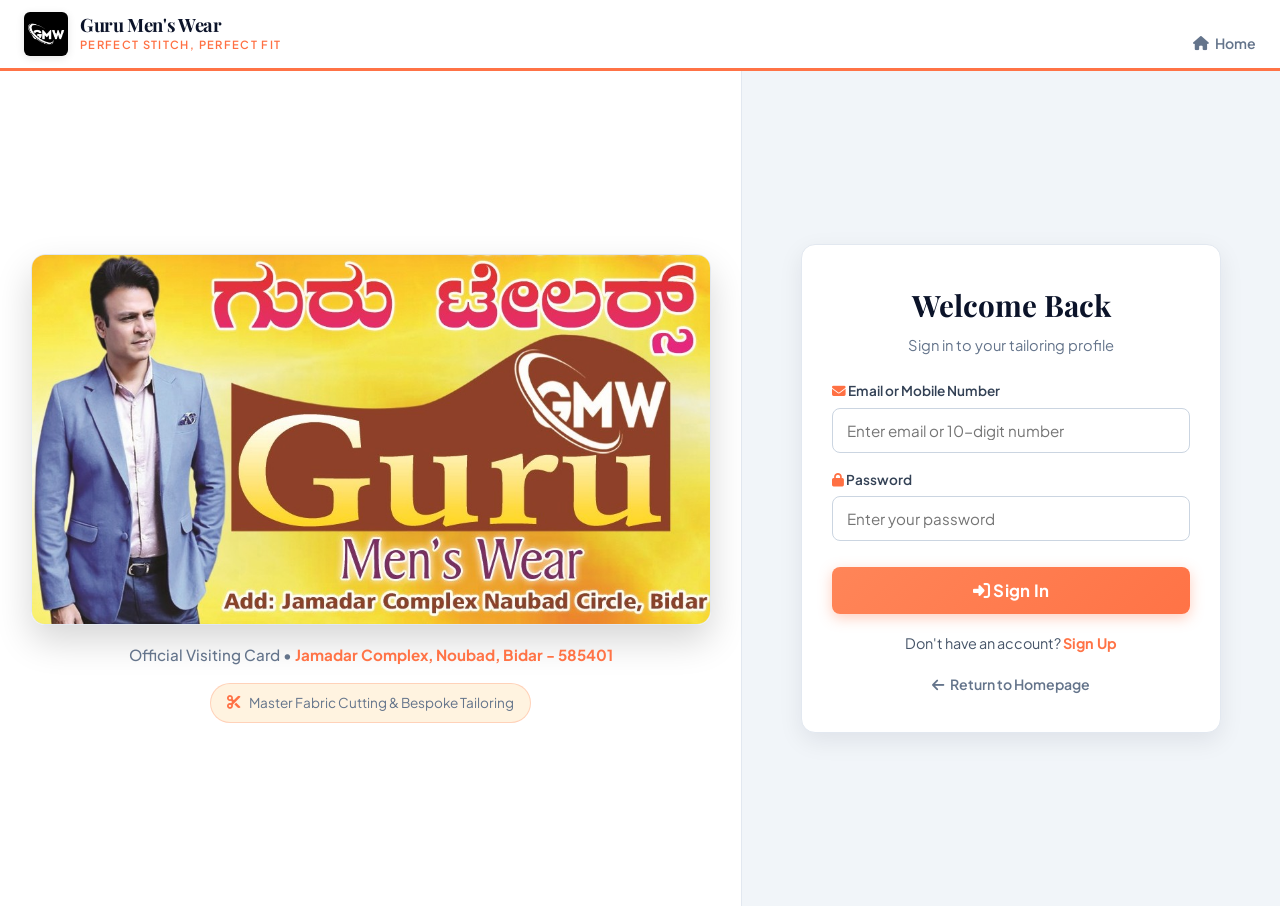
<file: signin.html>
<!DOCTYPE html>
<html lang="en">
<head>
    <meta charset="UTF-8">
    <meta name="viewport" content="width=device-width, initial-scale=1.0">
    <title>Sign In - Guru Men's Wear</title>
    
    <!-- Google Fonts & Font Awesome 6 -->
    <link rel="stylesheet" href="https://cdnjs.cloudflare.com/ajax/libs/font-awesome/6.5.1/css/all.min.css">
    <link rel="stylesheet" href="css/style.css?v=20260929_01">
    <style>
        * {
            margin: 0;
            padding: 0;
            box-sizing: border-box;
        }

        body {
            min-height: 100vh;
            background-color: #f8fafc;
            font-family: 'Plus Jakarta Sans', system-ui, -apple-system, sans-serif;
            display: flex;
            flex-direction: column;
        }

        .auth-header {
            background: #ffffff;
            border-bottom: 3px solid #ff7346;
            padding: 12px 24px;
            display: flex;
            justify-content: space-between;
            align-items: center;
        }

        .auth-container {
            display: flex;
            flex: 1;
            min-height: calc(100vh - 65px);
        }

        /* Left Side: Shop Visiting Card (Enlarged) */
        .auth-left {
            width: 58%;
            background-color: #ffffff;
            display: flex;
            flex-direction: column;
            justify-content: center;
            align-items: center;
            padding: 30px 24px;
            border-right: 1px solid var(--border-color);
        }

        .card-preview-wrap {
            max-width: 680px;
            width: 100%;
            text-align: center;
        }

        .card-preview-wrap img {
            width: 100%;
            height: auto;
            max-height: 520px;
            object-fit: contain;
            border-radius: 14px;
            box-shadow: 0 16px 36px rgba(0, 0, 0, 0.16);
            border: 1px solid #e2e8f0;
            transition: transform 0.3s ease;
        }

        .card-preview-wrap img:hover {
            transform: scale(1.02);
        }

        .card-caption {
            margin-top: 18px;
            font-size: 0.95rem;
            color: #64748b;
            font-weight: 500;
        }

        .card-caption strong {
            color: #ff7346;
        }

        /* Right Side: Inputs & Form Box */
        .auth-right {
            width: 42%;
            background-color: #f1f5f9;
            display: flex;
            justify-content: center;
            align-items: center;
            padding: 30px 20px;
        }

        .form-box {
            width: 100%;
            max-width: 420px;
            padding: 36px 30px;
            background: #ffffff;
            border-radius: 14px;
            box-shadow: 0 8px 24px rgba(11, 19, 41, 0.08);
            border: 1px solid #e2e8f0;
            text-align: center;
        }

        .form-box h2 {
            font-family: 'Playfair Display', Georgia, serif;
            font-size: 1.85rem;
            color: #0b1329;
            margin-bottom: 6px;
        }

        .sub-text {
            margin-bottom: 22px;
            font-size: 0.92rem;
            color: #64748b;
        }

        .auth-input-group {
            text-align: left;
            margin-bottom: 16px;
        }

        .auth-input-group label {
            display: block;
            font-size: 0.85rem;
            font-weight: 600;
            color: #334155;
            margin-bottom: 6px;
        }

        .form-box input {
            width: 100%;
            padding: 12px 14px;
            border: 1.5px solid #cbd5e1;
            border-radius: 8px;
            font-size: 0.95rem;
            font-family: inherit;
            transition: all 0.2s ease;
            background-color: #ffffff;
        }

        .form-box input:focus {
            outline: none;
            border-color: #ff7346;
            box-shadow: 0 0 0 3px rgba(255, 115, 70, 0.2);
        }

        /* Light Orange Sign In Button (#ff7346) */
        .btn-signin {
            width: 100%;
            padding: 13px;
            background: #ff7346 !important;
            background: linear-gradient(135deg, #ff8558 0%, #ff7346 100%) !important;
            color: #ffffff !important;
            border: none;
            border-radius: 8px;
            cursor: pointer;
            margin-top: 10px;
            font-size: 1.05rem;
            font-weight: 700;
            letter-spacing: 0.02em;
            box-shadow: 0 4px 14px rgba(255, 115, 70, 0.35);
            transition: all 0.25s ease;
        }

        .btn-signin:hover {
            background: linear-gradient(135deg, #ff7346 0%, #e65c2e 100%) !important;
            transform: translateY(-2px);
            box-shadow: 0 6px 18px rgba(255, 115, 70, 0.45);
        }

        .bottom-text {
            margin-top: 18px;
            font-size: 0.9rem;
            color: #475569;
        }

        .bottom-text a {
            color: #ff7346;
            font-weight: 700;
            text-decoration: none;
        }

        .bottom-text a:hover {
            text-decoration: underline;
        }

        .back-link {
            display: inline-flex;
            align-items: center;
            gap: 6px;
            margin-top: 18px;
            color: #64748b;
            font-size: 0.88rem;
            font-weight: 600;
            text-decoration: none;
        }

        .back-link:hover {
            color: #0b1329;
        }

        /* Responsive Breakpoint */
        @media (max-width: 900px) {
            .auth-container {
                flex-direction: column;
            }
            .auth-left, .auth-right {
                width: 100%;
            }
            .auth-left {
                border-right: none;
                border-bottom: 1px solid var(--border-color);
                padding: 24px 20px;
            }
            .card-preview-wrap {
                max-width: 380px;
            }
            .auth-right {
                padding: 30px 16px;
            }
        }
    </style>
</head>
<body>

    <!-- TOP HEADER -->
    <header class="auth-header">
        <a href="index.html" class="brand-logo" style="text-decoration: none;">
            <img src="logo gmw.jpg" alt="Guru Men's Wear" style="height: 44px; border-radius: 6px;">
            <div class="brand-text">
                <span class="brand-title" style="font-size: 1.15rem; color: #0b1329;">Guru Men's Wear</span>
                <span class="brand-tagline" style="font-size: 0.7rem; color: #ff7043;">Perfect Stitch, Perfect Fit</span>
            </div>
        </a>
        <a href="index.html" class="back-link"><i class="fa-solid fa-house"></i> Home</a>
    </header>

    <!-- AUTH CONTAINER (LEFT: SHOP CARD | RIGHT: FORM) -->
    <div class="auth-container">
        
        <!-- Left: Shop Visiting Card -->
        <div class="auth-left">
            <div class="card-preview-wrap">
                <img src="guru mens wear visiting card.jpg" alt="Guru Men's Wear Official Shop Visiting Card">
                <p class="card-caption">
                    Official Visiting Card &bull; <strong>Jamadar Complex, Noubad, Bidar - 585401</strong>
                </p>
                <div style="margin-top: 16px; display: inline-flex; align-items: center; gap: 8px; font-size: 0.85rem; color: #64748b; background: #fff3e0; padding: 8px 16px; border-radius: 20px; border: 1px solid rgba(255, 112, 67, 0.25);">
                    <i class="fa-solid fa-scissors" style="color: #ff7043;"></i>
                    <span>Master Fabric Cutting & Bespoke Tailoring</span>
                </div>
            </div>
        </div>

        <!-- Right: Inputs & Sign In Form -->
        <div class="auth-right">
            <div class="form-box">
                <h2>Welcome Back</h2>
                <p class="sub-text">Sign in to your tailoring profile</p>

                <form onsubmit="event.preventDefault(); alert('Signed in successfully! Redirecting to orders...'); window.location.href='order.html';">
                    <div class="auth-input-group">
                        <label for="signinEmail"><i class="fa-solid fa-envelope" style="color: #ff7043;"></i> Email or Mobile Number</label>
                        <input type="text" id="signinEmail" placeholder="Enter email or 10-digit number" required>
                    </div>

                    <div class="auth-input-group">
                        <label for="signinPassword"><i class="fa-solid fa-lock" style="color: #ff7043;"></i> Password</label>
                        <input type="password" id="signinPassword" placeholder="Enter your password" required>
                    </div>

                    <button type="submit" class="btn-signin">
                        <i class="fa-solid fa-right-to-bracket"></i> Sign In
                    </button>
                </form>

                <p class="bottom-text">
                    Don't have an account?
                    <a href="signup.html">Sign Up</a>
                </p>

                <a href="index.html" class="back-link">
                    <i class="fa-solid fa-arrow-left"></i> Return to Homepage
                </a>
            </div>
        </div>

    </div>

</body>
</html>
</file>
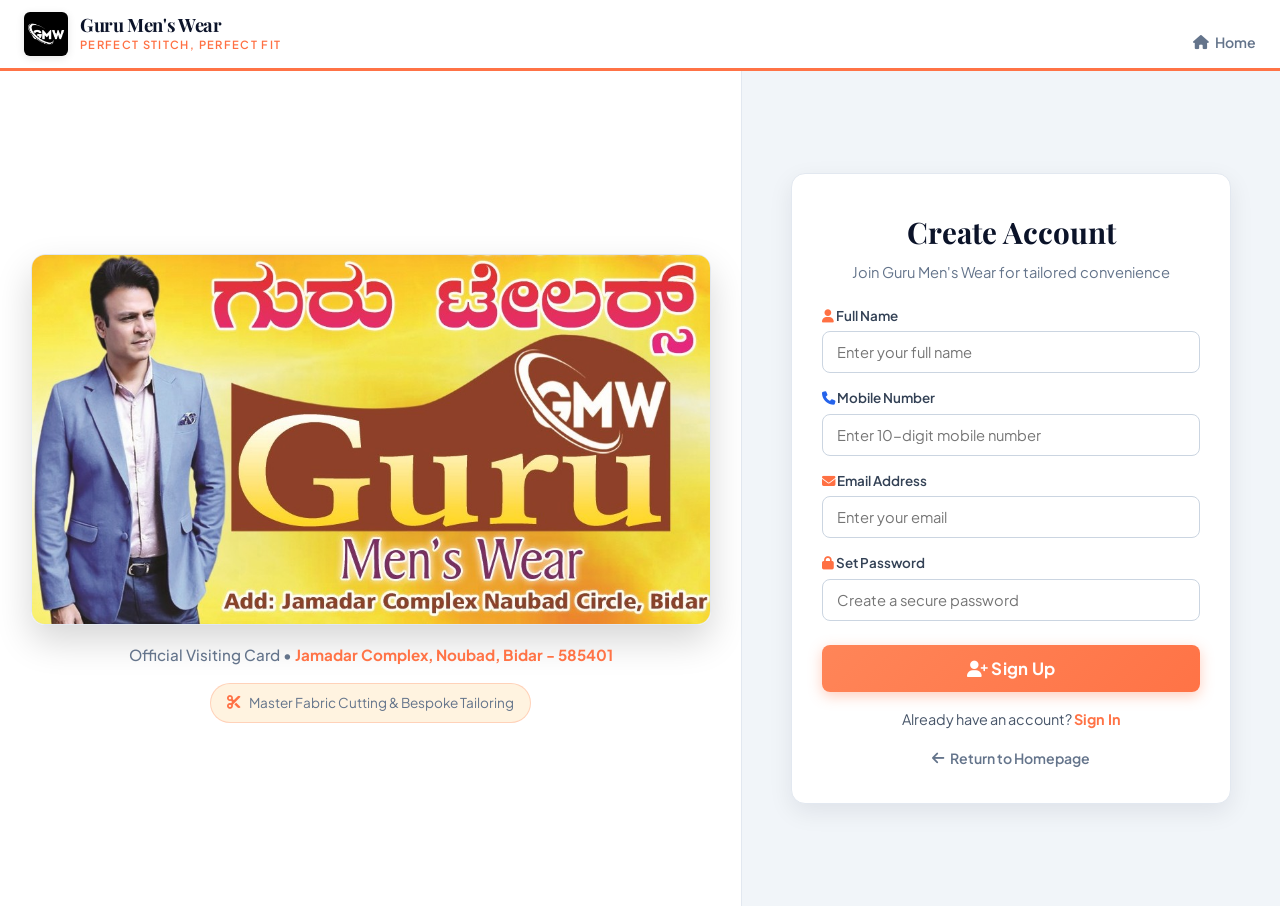
<file: signup.html>
<!DOCTYPE html>
<html lang="en">
<head>
    <meta charset="UTF-8">
    <meta name="viewport" content="width=device-width, initial-scale=1.0">
    <title>Sign Up - Guru Men's Wear</title>
    
    <!-- Google Fonts & Font Awesome 6 -->
    <link rel="stylesheet" href="https://cdnjs.cloudflare.com/ajax/libs/font-awesome/6.5.1/css/all.min.css">
    <link rel="stylesheet" href="css/style.css?v=20260929_01">
    <style>
        * {
            margin: 0;
            padding: 0;
            box-sizing: border-box;
        }

        body {
            min-height: 100vh;
            background-color: #f8fafc;
            font-family: 'Plus Jakarta Sans', system-ui, -apple-system, sans-serif;
            display: flex;
            flex-direction: column;
        }

        .auth-header {
            background: #ffffff;
            border-bottom: 3px solid #ff7346;
            padding: 12px 24px;
            display: flex;
            justify-content: space-between;
            align-items: center;
        }

        .auth-container {
            display: flex;
            flex: 1;
            min-height: calc(100vh - 65px);
        }

        /* Left Side: Shop Visiting Card (Enlarged) */
        .auth-left {
            width: 58%;
            background-color: #ffffff;
            display: flex;
            flex-direction: column;
            justify-content: center;
            align-items: center;
            padding: 30px 24px;
            border-right: 1px solid var(--border-color);
        }

        .card-preview-wrap {
            max-width: 680px;
            width: 100%;
            text-align: center;
        }

        .card-preview-wrap img {
            width: 100%;
            height: auto;
            max-height: 520px;
            object-fit: contain;
            border-radius: 14px;
            box-shadow: 0 16px 36px rgba(0, 0, 0, 0.16);
            border: 1px solid #e2e8f0;
            transition: transform 0.3s ease;
        }

        .card-preview-wrap img:hover {
            transform: scale(1.02);
        }

        .card-caption {
            margin-top: 18px;
            font-size: 0.95rem;
            color: #64748b;
            font-weight: 500;
        }

        .card-caption strong {
            color: #ff7346;
        }

        /* Right Side: Inputs & Form Box */
        .auth-right {
            width: 42%;
            background-color: #f1f5f9;
            display: flex;
            justify-content: center;
            align-items: center;
            padding: 30px 20px;
        }

        .form-box {
            width: 100%;
            max-width: 440px;
            padding: 34px 30px;
            background: #ffffff;
            border-radius: 14px;
            box-shadow: 0 8px 24px rgba(11, 19, 41, 0.08);
            border: 1px solid #e2e8f0;
            text-align: center;
        }

        .form-box h2 {
            font-family: 'Playfair Display', Georgia, serif;
            font-size: 1.85rem;
            color: #0b1329;
            margin-bottom: 6px;
        }

        .sub-text {
            margin-bottom: 20px;
            font-size: 0.92rem;
            color: #64748b;
        }

        .auth-input-group {
            text-align: left;
            margin-bottom: 14px;
        }

        .auth-input-group label {
            display: block;
            font-size: 0.84rem;
            font-weight: 600;
            color: #334155;
            margin-bottom: 5px;
        }

        .form-box input {
            width: 100%;
            padding: 11px 14px;
            border: 1.5px solid #cbd5e1;
            border-radius: 8px;
            font-size: 0.92rem;
            font-family: inherit;
            transition: all 0.2s ease;
            background-color: #ffffff;
        }

        .form-box input:focus {
            outline: none;
            border-color: #ff7346;
            box-shadow: 0 0 0 3px rgba(255, 115, 70, 0.2);
        }

        /* Light Orange Sign Up Button (#ff7346) */
        .btn-signup {
            width: 100%;
            padding: 13px;
            background: #ff7346 !important;
            background: linear-gradient(135deg, #ff8558 0%, #ff7346 100%) !important;
            color: #ffffff !important;
            border: none;
            border-radius: 8px;
            cursor: pointer;
            margin-top: 10px;
            font-size: 1.05rem;
            font-weight: 700;
            letter-spacing: 0.02em;
            box-shadow: 0 4px 14px rgba(255, 115, 70, 0.35);
            transition: all 0.25s ease;
        }

        .btn-signup:hover {
            background: linear-gradient(135deg, #ff7346 0%, #e65c2e 100%) !important;
            transform: translateY(-2px);
            box-shadow: 0 6px 18px rgba(255, 115, 70, 0.45);
        }

        .bottom-text {
            margin-top: 16px;
            font-size: 0.9rem;
            color: #475569;
        }

        .bottom-text a {
            color: #ff7346;
            font-weight: 700;
            text-decoration: none;
        }

        .bottom-text a:hover {
            text-decoration: underline;
        }

        .back-link {
            display: inline-flex;
            align-items: center;
            gap: 6px;
            margin-top: 16px;
            color: #64748b;
            font-size: 0.88rem;
            font-weight: 600;
            text-decoration: none;
        }

        .back-link:hover {
            color: #0b1329;
        }

        /* Responsive Breakpoint */
        @media (max-width: 900px) {
            .auth-container {
                flex-direction: column;
            }
            .auth-left, .auth-right {
                width: 100%;
            }
            .auth-left {
                border-right: none;
                border-bottom: 1px solid var(--border-color);
                padding: 24px 20px;
            }
            .card-preview-wrap {
                max-width: 380px;
            }
            .auth-right {
                padding: 30px 16px;
            }
        }
    </style>
</head>
<body>

    <!-- TOP HEADER -->
    <header class="auth-header">
        <a href="index.html" class="brand-logo" style="text-decoration: none;">
            <img src="logo gmw.jpg" alt="Guru Men's Wear" style="height: 44px; border-radius: 6px;">
            <div class="brand-text">
                <span class="brand-title" style="font-size: 1.15rem; color: #0b1329;">Guru Men's Wear</span>
                <span class="brand-tagline" style="font-size: 0.7rem; color: #ff7043;">Perfect Stitch, Perfect Fit</span>
            </div>
        </a>
        <a href="index.html" class="back-link"><i class="fa-solid fa-house"></i> Home</a>
    </header>

    <!-- AUTH CONTAINER (LEFT: SHOP CARD | RIGHT: FORM) -->
    <div class="auth-container">
        
        <!-- Left: Shop Visiting Card -->
        <div class="auth-left">
            <div class="card-preview-wrap">
                <img src="guru mens wear visiting card.jpg" alt="Guru Men's Wear Official Shop Visiting Card">
                <p class="card-caption">
                    Official Visiting Card &bull; <strong>Jamadar Complex, Noubad, Bidar - 585401</strong>
                </p>
                <div style="margin-top: 16px; display: inline-flex; align-items: center; gap: 8px; font-size: 0.85rem; color: #64748b; background: #fff3e0; padding: 8px 16px; border-radius: 20px; border: 1px solid rgba(255, 112, 67, 0.25);">
                    <i class="fa-solid fa-scissors" style="color: #ff7043;"></i>
                    <span>Master Fabric Cutting & Bespoke Tailoring</span>
                </div>
            </div>
        </div>

        <!-- Right: Inputs & Sign Up Form -->
        <div class="auth-right">
            <div class="form-box">
                <h2>Create Account</h2>
                <p class="sub-text">Join Guru Men's Wear for tailored convenience</p>

                <form onsubmit="event.preventDefault(); alert('Account registered successfully! Redirecting to orders...'); window.location.href='order.html';">
                    <div class="auth-input-group">
                        <label for="signupName"><i class="fa-solid fa-user" style="color: #ff7043;"></i> Full Name</label>
                        <input type="text" id="signupName" placeholder="Enter your full name" required>
                    </div>

                    <div class="auth-input-group">
                        <label for="signupPhone"><i class="fa-solid fa-phone" style="color: #ff7043;"></i> Mobile Number</label>
                        <input type="tel" id="signupPhone" placeholder="Enter 10-digit mobile number" required>
                    </div>

                    <div class="auth-input-group">
                        <label for="signupEmail"><i class="fa-solid fa-envelope" style="color: #ff7043;"></i> Email Address</label>
                        <input type="email" id="signupEmail" placeholder="Enter your email" required>
                    </div>

                    <div class="auth-input-group">
                        <label for="signupPassword"><i class="fa-solid fa-lock" style="color: #ff7043;"></i> Set Password</label>
                        <input type="password" id="signupPassword" placeholder="Create a secure password" required>
                    </div>

                    <button type="submit" class="btn-signup">
                        <i class="fa-solid fa-user-plus"></i> Sign Up
                    </button>
                </form>

                <p class="bottom-text">
                    Already have an account?
                    <a href="signin.html">Sign In</a>
                </p>

                <a href="index.html" class="back-link">
                    <i class="fa-solid fa-arrow-left"></i> Return to Homepage
                </a>
            </div>
        </div>

    </div>

</body>
</html>
</file>
<file: css/style.css>
/* ==========================================================================
   GURU MEN'S WEAR (GMW) - MODERN BESPOKE TAILORING STYLESHEET
   Trending 2026 Bespoke Atelier Design System
   ========================================================================== */

@import url('https://fonts.googleapis.com/css2?family=Playfair+Display:ital,wght@0,500;0,600;0,700;0,800;1,400&family=Plus+Jakarta+Sans:wght@300;400;500;600;700;800&display=swap');

:root {
    --primary: #0b1329;          /* Deep Bespoke Midnight Slate */
    --primary-light: #16203d;    /* Rich Navy */
    --primary-muted: #243156;    
    --accent: #ff7346;           /* Exact Light Orange (#ff7346) */
    --accent-hover: #e65c2e;     /* Deep Orange Hover */
    --accent-light: #fff3e0;     /* Soft Light Orange Cream */
    --accent-glow: rgba(255, 115, 70, 0.35);
    --gold-gradient: linear-gradient(135deg, #ff8558 0%, #ff7346 100%);
    --orange-gradient: linear-gradient(135deg, #ff8558 0%, #ff7346 100%);
    --dark-gradient: linear-gradient(135deg, #0b1329 0%, #1e293b 100%);
    
    --text-primary: #0f172a;
    --text-secondary: #475569;
    --text-muted: #64748b;
    --text-white: #ffffff;
    
    --bg-page: #f8fafc;
    --bg-card: #ffffff;
    --bg-alt: #f1f5f9;
    --bg-warm: #fcfaf6;
    
    --border-color: #e2e8f0;
    --border-warm: #f3ede2;
    
    --font-heading: 'Playfair Display', Georgia, serif;
    --font-sans: 'Plus Jakarta Sans', system-ui, -apple-system, sans-serif;
    
    --shadow-sm: 0 1px 3px rgba(0,0,0,0.06), 0 1px 2px rgba(0,0,0,0.04);
    --shadow-md: 0 4px 6px -1px rgba(0,0,0,0.08), 0 2px 4px -2px rgba(0,0,0,0.05);
    --shadow-lg: 0 10px 25px -3px rgba(11,19,41,0.08), 0 4px 6px -4px rgba(11,19,41,0.04);
    --shadow-xl: 0 20px 35px -5px rgba(11,19,41,0.12), 0 10px 15px -6px rgba(11,19,41,0.06);
    --radius-sm: 6px;
    --radius-md: 12px;
    --radius-lg: 18px;
    --radius-full: 9999px;
    
    --transition: all 0.3s cubic-bezier(0.4, 0, 0.2, 1);
}

/* Base & Reset */
*, *::before, *::after {
    box-sizing: border-box;
    margin: 0;
    padding: 0;
}

html {
    scroll-behavior: smooth;
    font-size: 16px;
}

body {
    font-family: var(--font-sans);
    color: var(--text-primary);
    background-color: var(--bg-page);
    line-height: 1.6;
    overflow-x: hidden;
    -webkit-font-smoothing: antialiased;
}

img {
    max-width: 100%;
    height: auto;
    display: block;
}

a {
    color: inherit;
    text-decoration: none;
    transition: var(--transition);
}

button, input, select, textarea {
    font-family: inherit;
}

/* Container */
.container {
    width: 100%;
    max-width: 1240px;
    margin-left: auto;
    margin-right: auto;
    padding-left: 20px;
    padding-right: 20px;
}

.container-narrow {
    max-width: 860px;
    margin-left: auto;
    margin-right: auto;
    padding-left: 20px;
    padding-right: 20px;
}

/* ==========================================================================
   TOP BAR & NAVIGATION
   ========================================================================== */
.top-bar {
    background: var(--primary);
    color: #cbd5e1;
    font-size: 0.85rem;
    padding: 8px 0;
    border-bottom: 1px solid rgba(255,255,255,0.08);
}

.top-bar .container {
    display: flex;
    justify-content: space-between;
    align-items: center;
    flex-wrap: wrap;
    gap: 10px;
}

.top-bar-left, .top-bar-right {
    display: flex;
    align-items: center;
    gap: 20px;
}

.top-bar-item {
    display: inline-flex;
    align-items: center;
    gap: 7px;
}

.top-bar-item i {
    color: var(--accent);
    font-size: 0.9rem;
}

.top-bar-item a:hover {
    color: var(--accent);
}

/* Main Navbar */
.navbar {
    background: rgba(255, 255, 255, 0.96);
    backdrop-filter: blur(12px);
    -webkit-backdrop-filter: blur(12px);
    position: sticky;
    top: 0;
    z-index: 1000;
    border-bottom: 3px solid #ff7346; /* Full orange line where is navbar terminal */
    box-shadow: 0 4px 15px rgba(255, 115, 70, 0.08);
    transition: var(--transition);
}

.navbar .container {
    display: flex;
    justify-content: space-between;
    align-items: center;
    height: 78px;
    gap: 20px;
    padding-left: 12px;
    padding-right: 12px;
    max-width: 1300px;
}

.brand-logo {
    display: flex;
    align-items: center;
    gap: 12px;
    flex-shrink: 0;
    margin-left: 0;
}

.brand-logo img {
    height: 52px;
    width: auto;
    border-radius: var(--radius-sm);
    box-shadow: 0 2px 8px rgba(0,0,0,0.1);
    object-fit: contain;
}

.brand-text {
    display: flex;
    flex-direction: column;
}

.brand-title {
    font-family: var(--font-heading);
    font-size: 1.35rem;
    font-weight: 700;
    color: var(--primary);
    line-height: 1.15;
    letter-spacing: -0.02em;
    white-space: nowrap;
}

.brand-tagline {
    font-size: 0.72rem;
    font-weight: 600;
    letter-spacing: 0.12em;
    text-transform: uppercase;
    color: var(--accent);
    white-space: nowrap;
}

/* Nav links - generous spacing between navigation icons */
.nav-menu {
    display: flex;
    align-items: center;
    list-style: none;
    gap: 18px; /* Slightly more gap between all navigation icons */
    margin: 0;
    padding: 0;
    flex-wrap: nowrap;
    white-space: nowrap;
}

.nav-link {
    font-size: 0.94rem;
    font-weight: 600;
    color: var(--text-secondary);
    padding: 8px 12px;
    border-radius: var(--radius-sm);
    position: relative;
    white-space: nowrap !important;
    display: inline-block;
    transition: var(--transition);
}

.nav-link:hover, .nav-link.active {
    color: var(--primary);
    background: var(--bg-alt);
}

.nav-link.active::after {
    content: '';
    position: absolute;
    bottom: 2px;
    left: 12px;
    right: 12px;
    height: 2px;
    background: var(--accent);
    border-radius: 2px;
}

.nav-actions {
    display: flex;
    align-items: center;
    gap: 12px;
    margin-left: auto; /* Moves Sign In and Sign Up slightly to the right */
    margin-right: 0;
    flex-shrink: 0;
}

/* Full orange line where is terminals */
.terminal-orange-line {
    width: 100%;
    height: 3px;
    background: #ff7346;
    background: linear-gradient(90deg, rgba(255,115,70,0.2) 0%, #ff7346 25%, #ff7346 75%, rgba(255,115,70,0.2) 100%);
    border: none;
    margin: 0;
    display: block;
}

.mobile-toggle {
    display: none;
    background: none;
    border: none;
    font-size: 1.4rem;
    color: var(--primary);
    cursor: pointer;
    padding: 6px;
}

/* Mobile Drawer */
.mobile-nav {
    display: none;
    position: fixed;
    top: 78px;
    left: 0;
    right: 0;
    bottom: 0;
    background: rgba(11, 19, 41, 0.6);
    backdrop-filter: blur(8px);
    z-index: 999;
}

.mobile-nav-content {
    background: white;
    width: 85%;
    max-width: 340px;
    height: 100%;
    padding: 28px 20px;
    display: flex;
    flex-direction: column;
    gap: 14px;
    box-shadow: var(--shadow-xl);
    animation: slideIn 0.3s ease-out;
}

@keyframes slideIn {
    from { transform: translateX(-100%); }
    to { transform: translateX(0); }
}

.mobile-nav.open {
    display: block;
}

.mobile-nav-link {
    display: flex;
    align-items: center;
    gap: 12px;
    font-size: 1.05rem;
    font-weight: 600;
    color: var(--text-primary);
    padding: 12px 14px;
    border-radius: var(--radius-sm);
}

.mobile-nav-link i {
    width: 24px;
    color: var(--accent);
}

.mobile-nav-link.active, .mobile-nav-link:hover {
    background: var(--accent-light);
    color: var(--accent-hover);
}

/* ==========================================================================
   BUTTONS & BADGES
   ========================================================================== */
.btn {
    display: inline-flex;
    align-items: center;
    justify-content: center;
    gap: 8px;
    padding: 11px 22px;
    font-size: 0.94rem;
    font-weight: 700;
    border-radius: var(--radius-md);
    cursor: pointer;
    border: none;
    transition: var(--transition);
    text-align: center;
    white-space: nowrap;
    background-color: #ff7346 !important;
    background-image: linear-gradient(135deg, #ff8558 0%, #ff7346 100%) !important;
    color: #ffffff !important;
    box-shadow: 0 4px 14px rgba(255, 115, 70, 0.35);
}

.btn:hover {
    background-color: #e65c2e !important;
    background-image: linear-gradient(135deg, #ff7346 0%, #e65c2e 100%) !important;
    color: #ffffff !important;
    transform: translateY(-2px);
    box-shadow: 0 6px 18px rgba(255, 115, 70, 0.45);
}

/* PRIMARY ACTION BUTTONS: VIBRANT LIGHT ORANGE (#ff7346) */
.btn-primary, .btn-orange, .btn-auth-signin, .btn-auth-signup {
    background-color: #ff7346 !important;
    background-image: linear-gradient(135deg, #ff8558 0%, #ff7346 100%) !important;
    color: #ffffff !important;
    border: none !important;
    font-weight: 700 !important;
    box-shadow: 0 4px 14px rgba(255, 115, 70, 0.35) !important;
}

.btn-primary:hover, .btn-orange:hover, .btn-auth-signin:hover, .btn-auth-signup:hover {
    background-color: #e65c2e !important;
    background-image: linear-gradient(135deg, #ff7346 0%, #e65c2e 100%) !important;
    color: #ffffff !important;
    transform: translateY(-2px);
    box-shadow: 0 6px 18px rgba(255, 115, 70, 0.45) !important;
}

/* DETAILS & SECONDARY CARD BUTTONS: DEEP ATELIER NAVY (#0b1329) */
.btn-details, .service-footer .btn-outline, .btn-outline {
    background-color: #0b1329 !important;
    background-image: none !important;
    color: #ffffff !important;
    border: 1.5px solid #0b1329 !important;
    font-weight: 600 !important;
    padding: 7px 16px !important;
    border-radius: var(--radius-sm) !important;
    box-shadow: 0 2px 8px rgba(11, 19, 41, 0.15) !important;
    transition: all 0.25s ease !important;
    display: inline-flex !important;
    align-items: center !important;
    justify-content: center !important;
    text-decoration: none !important;
}

.btn-details:hover, .service-footer .btn-outline:hover, .btn-outline:hover {
    background-color: #1e293b !important;
    background-image: none !important;
    color: #ffffff !important;
    border-color: #1e293b !important;
    transform: translateY(-2px) !important;
    box-shadow: 0 4px 14px rgba(11, 19, 41, 0.25) !important;
}

/* EXCEPTION 1: WHATSAPP BUTTON & ICON */
.btn-whatsapp {
    background-color: #25d366 !important;
    background-image: linear-gradient(135deg, #2ae06d 0%, #25d366 100%) !important;
    color: #ffffff !important;
    box-shadow: 0 4px 14px rgba(37, 211, 102, 0.35) !important;
}

.btn-whatsapp:hover {
    background-color: #20ba59 !important;
    background-image: linear-gradient(135deg, #25d366 0%, #20ba59 100%) !important;
    color: #ffffff !important;
    transform: translateY(-2px);
    box-shadow: 0 6px 18px rgba(37, 211, 102, 0.45) !important;
}

.fa-whatsapp {
    color: #25d366 !important;
}

.btn-whatsapp .fa-whatsapp {
    color: #ffffff !important;
}

.float-whatsapp {
    background-color: #25d366 !important;
}

/* WHATSAPP SUBMIT ORDER BUTTON (#ff7346 VIBRANT LIGHT ORANGE WITH HIGH CONTRAST) */
#btnSubmitOrder, .btn-submit-order {
    background-color: #ff7346 !important;
    background-image: linear-gradient(135deg, #ff8558 0%, #ff7346 100%) !important;
    color: #ffffff !important;
    font-weight: 800 !important;
    font-size: 1.18rem !important;
    padding: 16px 28px !important;
    border: none !important;
    border-radius: 10px !important;
    box-shadow: 0 8px 24px rgba(255, 115, 70, 0.45) !important;
    transition: all 0.25s ease !important;
    display: inline-flex !important;
    align-items: center !important;
    justify-content: center !important;
    gap: 12px !important;
    cursor: pointer !important;
    width: 100% !important;
}

#btnSubmitOrder:hover, .btn-submit-order:hover {
    background-color: #e65c2e !important;
    background-image: linear-gradient(135deg, #ff7346 0%, #e65c2e 100%) !important;
    transform: translateY(-2px) !important;
    box-shadow: 0 12px 28px rgba(255, 115, 70, 0.55) !important;
}

/* EXCEPTION 2: DIAL / CALL BUTTON & ICON */
.btn-dial, .btn-call {
    background-color: #1d4ed8 !important; /* Distinctive Professional Blue */
    background-image: linear-gradient(135deg, #2563eb 0%, #1d4ed8 100%) !important;
    color: #ffffff !important;
    box-shadow: 0 4px 14px rgba(29, 78, 216, 0.35) !important;
}

.btn-dial:hover, .btn-call:hover {
    background-color: #1e40af !important;
    background-image: linear-gradient(135deg, #1d4ed8 0%, #1e40af 100%) !important;
    color: #ffffff !important;
    transform: translateY(-2px);
    box-shadow: 0 6px 18px rgba(29, 78, 216, 0.45) !important;
}

.float-call {
    background-color: #1d4ed8 !important;
}

.fa-phone, .fa-phone-volume, .fa-phone-flip {
    color: #2563eb !important;
}

.btn-dial .fa-phone, .btn-call .fa-phone, .float-call .fa-phone {
    color: #ffffff !important;
}

/* AUTH BUTTONS CONTAINER (HOMEPAGE & NAVBAR) */
.auth-buttons {
    display: inline-flex;
    align-items: center;
    gap: 8px;
}

.auth-buttons a, .auth-buttons .btn {
    background-color: #ff7346 !important;
    background-image: linear-gradient(135deg, #ff8558 0%, #ff7346 100%) !important;
    color: #ffffff !important;
    padding: 8px 16px !important;
    font-size: 0.88rem !important;
    font-weight: 700 !important;
    border-radius: 6px !important;
    text-decoration: none;
    display: inline-flex;
    align-items: center;
    justify-content: center;
    transition: var(--transition);
}

.auth-buttons a:hover, .auth-buttons .btn:hover {
    background-color: #e65c2e !important;
    background-image: linear-gradient(135deg, #ff7346 0%, #e65c2e 100%) !important;
    transform: translateY(-2px);
}

.btn-sm {
    padding: 7px 14px;
    font-size: 0.85rem;
    border-radius: var(--radius-sm);
}

.btn-lg {
    padding: 14px 28px;
    font-size: 1.05rem;
    border-radius: var(--radius-md);
}

.badge {
    display: inline-flex;
    align-items: center;
    gap: 6px;
    padding: 4px 12px;
    border-radius: var(--radius-full);
    font-size: 0.78rem;
    font-weight: 700;
    letter-spacing: 0.05em;
    text-transform: uppercase;
}

.badge-gold {
    background: var(--accent-light);
    color: var(--accent-hover);
    border: 1px solid rgba(217, 119, 6, 0.3);
}

.badge-dark {
    background: rgba(11, 19, 41, 0.85);
    color: #e2e8f0;
}

/* ==========================================================================
   HERO SECTION
   ========================================================================== */
.hero {
    position: relative;
    background: var(--dark-gradient);
    color: white;
    padding: 90px 0 110px;
    overflow: hidden;
}

.hero::before {
    content: '';
    position: absolute;
    top: 0;
    left: 0;
    right: 0;
    bottom: 0;
    background-image: linear-gradient(rgba(11, 19, 41, 0.82), rgba(11, 19, 41, 0.92)), url('../back.jpg');
    background-size: cover;
    background-position: center;
    opacity: 0.9;
    z-index: 1;
}

.hero .container {
    position: relative;
    z-index: 2;
}

.hero-grid {
    display: grid;
    grid-template-columns: 1.05fr 0.95fr;
    gap: 40px;
    align-items: center;
}

.hero-content {
    max-width: 640px;
}

.hero-pill {
    margin-bottom: 18px;
}

.hero-title {
    font-family: var(--font-heading);
    font-size: clamp(2.3rem, 4.5vw, 3.8rem);
    font-weight: 800;
    line-height: 1.15;
    margin-bottom: 20px;
    letter-spacing: -0.02em;
}

.hero-title span {
    background: var(--gold-gradient);
    -webkit-background-clip: text;
    -webkit-text-fill-color: transparent;
}

.hero-subtitle {
    font-size: 1.15rem;
    color: #cbd5e1;
    margin-bottom: 32px;
    line-height: 1.7;
    font-weight: 300;
}

.hero-actions {
    display: flex;
    flex-wrap: wrap;
    gap: 16px;
    margin-bottom: 40px;
}

.hero-stats {
    display: flex;
    flex-wrap: wrap;
    gap: 28px;
    padding-top: 24px;
    border-top: 1px solid rgba(255, 255, 255, 0.12);
}

.stat-item {
    display: flex;
    flex-direction: column;
}

.stat-number {
    font-family: var(--font-heading);
    font-size: 1.8rem;
    font-weight: 700;
    color: var(--accent);
    line-height: 1;
    margin-bottom: 4px;
}

.stat-label {
    font-size: 0.82rem;
    color: #94a3b8;
    text-transform: uppercase;
    letter-spacing: 0.05em;
}

/* Hero Visual Showcase */
.hero-card-preview {
    position: relative;
}

.hero-card-main {
    background: rgba(255, 255, 255, 0.05);
    backdrop-filter: blur(14px);
    -webkit-backdrop-filter: blur(14px);
    border: 1px solid rgba(255, 255, 255, 0.15);
    border-radius: var(--radius-lg);
    padding: 16px;
    box-shadow: 0 25px 50px -12px rgba(0, 0, 0, 0.5);
    transform: perspective(1000px) rotateY(-4deg);
    transition: var(--transition);
}

.hero-card-main:hover {
    transform: perspective(1000px) rotateY(0deg);
}

.hero-card-img {
    width: 100%;
    height: 480px; /* Measurement photo made noticeably greater */
    object-fit: cover;
    border-radius: var(--radius-md);
}

.hero-float-badge {
    position: absolute;
    bottom: -20px;
    left: -20px;
    background: white;
    color: var(--text-primary);
    padding: 14px 20px;
    border-radius: var(--radius-md);
    box-shadow: var(--shadow-xl);
    display: flex;
    align-items: center;
    gap: 12px;
    border: 1px solid var(--border-color);
}

.hero-float-icon {
    width: 44px;
    height: 44px;
    background: var(--accent-light);
    color: var(--accent);
    border-radius: var(--radius-full);
    display: flex;
    align-items: center;
    justify-content: center;
    font-size: 1.2rem;
}

/* ==========================================================================
   SECTION HEADERS
   ========================================================================== */
.section {
    padding: 85px 0;
}

.section-alt {
    background: var(--bg-alt);
}

.section-warm {
    background: var(--bg-warm);
}

.section-header {
    text-align: center;
    max-width: 680px;
    margin: 0 auto 52px;
}

.section-tag {
    display: inline-block;
    color: var(--accent);
    font-size: 0.82rem;
    font-weight: 700;
    letter-spacing: 0.14em;
    text-transform: uppercase;
    margin-bottom: 10px;
}

.section-title {
    font-family: var(--font-heading);
    font-size: clamp(2rem, 3.2vw, 2.75rem);
    font-weight: 700;
    color: var(--primary);
    line-height: 1.2;
    margin-bottom: 16px;
    letter-spacing: -0.02em;
}

.section-desc {
    font-size: 1.05rem;
    color: var(--text-secondary);
    line-height: 1.7;
}

.divider-gold {
    width: 60px;
    height: 3px;
    background: var(--gold-gradient);
    margin: 18px auto 0;
    border-radius: 2px;
}

/* ==========================================================================
   FEATURES / TRUST BANNER
   ========================================================================== */
.features-strip {
    background: white;
    border-bottom: 1px solid var(--border-color);
    padding: 30px 0;
    margin-top: -30px;
    position: relative;
    z-index: 10;
    border-radius: var(--radius-md);
    box-shadow: var(--shadow-lg);
}

.features-grid {
    display: grid;
    grid-template-columns: repeat(auto-fit, minmax(240px, 1fr));
    gap: 24px;
}

.feature-box {
    display: flex;
    align-items: flex-start;
    gap: 16px;
    padding: 10px;
}

.feature-icon-wrap {
    width: 50px;
    height: 50px;
    min-width: 50px;
    background: var(--accent-light);
    color: var(--accent);
    border-radius: var(--radius-md);
    display: flex;
    align-items: center;
    justify-content: center;
    font-size: 1.35rem;
}

.feature-info h4 {
    font-size: 1rem;
    font-weight: 700;
    color: var(--primary);
    margin-bottom: 4px;
}

.feature-info p {
    font-size: 0.85rem;
    color: var(--text-muted);
    line-height: 1.45;
}

/* ==========================================================================
   SERVICES CARDS
   ========================================================================== */
.services-grid {
    display: grid;
    grid-template-columns: repeat(auto-fit, minmax(320px, 1fr));
    gap: 28px;
}

.service-card {
    background: white;
    border-radius: var(--radius-lg);
    overflow: hidden;
    border: 1px solid var(--border-color);
    box-shadow: var(--shadow-sm);
    transition: var(--transition);
    display: flex;
    flex-direction: column;
}

.service-card:hover {
    transform: translateY(-6px);
    box-shadow: var(--shadow-xl);
    border-color: rgba(217, 119, 6, 0.3);
}

.service-img-wrap {
    position: relative;
    height: 250px;
    overflow: hidden;
    background: #e2e8f0;
}

.service-img-wrap img {
    width: 100%;
    height: 100%;
    object-fit: cover;
    transition: transform 0.5s ease;
}

.service-card:hover .service-img-wrap img {
    transform: scale(1.06);
}

.service-price-tag {
    position: absolute;
    bottom: 14px;
    right: 14px;
    background: var(--primary);
    color: white;
    padding: 6px 14px;
    border-radius: var(--radius-full);
    font-size: 0.95rem;
    font-weight: 700;
    box-shadow: 0 4px 10px rgba(0,0,0,0.25);
    border: 1px solid rgba(255,255,255,0.15);
}

.service-price-tag span {
    color: var(--accent);
}

.service-body {
    padding: 24px;
    display: flex;
    flex-direction: column;
    flex-grow: 1;
}

.service-title {
    font-family: var(--font-heading);
    font-size: 1.35rem;
    font-weight: 700;
    color: var(--primary);
    margin-bottom: 10px;
}

.service-desc {
    font-size: 0.92rem;
    color: var(--text-secondary);
    margin-bottom: 20px;
    line-height: 1.6;
    flex-grow: 1;
}

.service-features {
    list-style: none;
    margin-bottom: 22px;
    border-top: 1px dashed var(--border-color);
    padding-top: 14px;
}

.service-features li {
    font-size: 0.85rem;
    color: var(--text-secondary);
    display: flex;
    align-items: center;
    gap: 8px;
    margin-bottom: 8px;
}

.service-features li i {
    color: #10b981;
    font-size: 0.8rem;
}

.service-footer {
    display: flex;
    gap: 10px;
}

/* ==========================================================================
   THE BESPOKE PROCESS
   ========================================================================== */
.process-grid {
    display: grid;
    grid-template-columns: repeat(auto-fit, minmax(220px, 1fr));
    gap: 24px;
    position: relative;
}

.process-step {
    background: white;
    padding: 30px 22px;
    border-radius: var(--radius-lg);
    border: 1px solid var(--border-color);
    text-align: center;
    box-shadow: var(--shadow-sm);
    transition: var(--transition);
    position: relative;
}

.process-step:hover {
    transform: translateY(-5px);
    box-shadow: var(--shadow-md);
    border-color: var(--accent);
}

.step-number {
    width: 44px;
    height: 44px;
    border-radius: var(--radius-full);
    background: var(--gold-gradient);
    color: white;
    font-weight: 700;
    font-size: 1.1rem;
    display: flex;
    align-items: center;
    justify-content: center;
    margin: 0 auto 18px;
    box-shadow: 0 4px 10px var(--accent-glow);
}

.step-title {
    font-size: 1.1rem;
    font-weight: 700;
    color: var(--primary);
    margin-bottom: 10px;
}

.step-desc {
    font-size: 0.88rem;
    color: var(--text-secondary);
    line-height: 1.55;
}

/* ==========================================================================
   MASTER CUTTER STORY / ABOUT
   ========================================================================== */
.story-grid {
    display: grid;
    grid-template-columns: 1fr 1fr;
    gap: 50px;
    align-items: center;
}

.story-img-collage {
    display: grid;
    grid-template-columns: 1.2fr 0.8fr;
    gap: 16px;
    position: relative;
}

.story-img-main {
    height: 380px;
    width: 100%;
    object-fit: cover;
    border-radius: var(--radius-lg);
    box-shadow: var(--shadow-lg);
}

.story-img-sub {
    height: 180px;
    width: 100%;
    object-fit: cover;
    border-radius: var(--radius-md);
    box-shadow: var(--shadow-md);
}

.story-img-sub:last-child {
    margin-top: 16px;
}

.story-content h3 {
    font-family: var(--font-heading);
    font-size: 2.2rem;
    color: var(--primary);
    margin-bottom: 18px;
    line-height: 1.25;
}

.story-content p {
    font-size: 1.02rem;
    color: var(--text-secondary);
    margin-bottom: 18px;
    line-height: 1.7;
}

.story-badges {
    display: flex;
    flex-wrap: wrap;
    gap: 14px;
    margin: 24px 0 32px;
}

.story-badge-item {
    display: flex;
    align-items: center;
    gap: 10px;
    background: var(--bg-alt);
    padding: 10px 16px;
    border-radius: var(--radius-md);
    font-size: 0.9rem;
    font-weight: 600;
    color: var(--primary);
}

.story-badge-item i {
    color: var(--accent);
}

/* ==========================================================================
   INTERACTIVE ORDER CALCULATOR (TRENDING FEATURE)
   ========================================================================== */
.calc-wrapper {
    background: white;
    border-radius: var(--radius-xl);
    box-shadow: var(--shadow-xl);
    border: 1px solid var(--border-color);
    overflow: hidden;
}

.calc-header {
    background: var(--dark-gradient);
    color: white;
    padding: 30px;
    text-align: center;
}

.calc-header h3 {
    font-family: var(--font-heading);
    font-size: 1.75rem;
    font-weight: 700;
    margin-bottom: 8px;
}

.calc-header p {
    color: #cbd5e1;
    font-size: 0.95rem;
}

.calc-body {
    padding: 36px 30px;
}

.calc-grid {
    display: grid;
    grid-template-columns: repeat(auto-fit, minmax(280px, 1fr));
    gap: 20px;
    margin-bottom: 30px;
}

.calc-item-card {
    background: var(--bg-page);
    border: 1.5px solid var(--border-color);
    border-radius: var(--radius-md);
    padding: 16px 20px;
    display: flex;
    justify-content: space-between;
    align-items: center;
    transition: var(--transition);
}

.calc-item-card:hover, .calc-item-card.has-qty {
    border-color: var(--accent);
    background: white;
    box-shadow: var(--shadow-sm);
}

.calc-item-info h4 {
    font-size: 1.05rem;
    font-weight: 700;
    color: var(--primary);
    margin-bottom: 2px;
}

.calc-item-info .item-unit-price {
    font-size: 0.88rem;
    color: var(--accent-hover);
    font-weight: 600;
}

.calc-stepper {
    display: flex;
    align-items: center;
    gap: 8px;
}

.calc-btn {
    width: 32px;
    height: 32px;
    background: white;
    border: 1px solid var(--border-color);
    border-radius: var(--radius-sm);
    color: var(--primary);
    font-size: 1.1rem;
    font-weight: 700;
    cursor: pointer;
    display: flex;
    align-items: center;
    justify-content: center;
    transition: var(--transition);
}

.calc-btn:hover {
    background: var(--primary);
    color: white;
    border-color: var(--primary);
}

.calc-qty-input {
    width: 44px;
    height: 32px;
    text-align: center;
    font-size: 1rem;
    font-weight: 700;
    border: 1px solid var(--border-color);
    border-radius: var(--radius-sm);
    background: white;
    color: var(--primary);
}

.calc-item-total {
    font-weight: 700;
    font-size: 0.95rem;
    color: var(--primary);
    min-width: 60px;
    text-align: right;
}

/* Bill summary box */
.calc-summary-box {
    background: var(--bg-alt);
    border-radius: var(--radius-md);
    padding: 24px;
    display: flex;
    flex-wrap: wrap;
    justify-content: space-between;
    align-items: center;
    gap: 20px;
    margin-bottom: 28px;
    border: 1px solid var(--border-color);
}

.summary-details {
    display: flex;
    flex-direction: column;
}

.summary-label {
    font-size: 0.85rem;
    text-transform: uppercase;
    letter-spacing: 0.08em;
    color: var(--text-muted);
}

.summary-amount {
    font-family: var(--font-heading);
    font-size: 2.2rem;
    font-weight: 800;
    color: var(--primary);
}

.summary-count {
    font-size: 0.9rem;
    color: var(--text-secondary);
}

/* Form details */
.order-form-grid {
    display: grid;
    grid-template-columns: 1fr 1fr;
    gap: 16px;
    margin-bottom: 20px;
}

.form-group {
    display: flex;
    flex-direction: column;
    gap: 6px;
    margin-bottom: 16px;
}

.form-group label {
    font-size: 0.88rem;
    font-weight: 600;
    color: var(--primary);
}

.form-control {
    width: 100%;
    padding: 12px 16px;
    font-size: 0.95rem;
    border: 1px solid var(--border-color);
    border-radius: var(--radius-md);
    background: white;
    color: var(--text-primary);
    transition: var(--transition);
}

.form-control:focus {
    outline: none;
    border-color: var(--accent);
    box-shadow: 0 0 0 3px var(--accent-glow);
}

/* ==========================================================================
   FILTERABLE GALLERY
   ========================================================================== */
.gallery-filters {
    display: flex;
    justify-content: center;
    flex-wrap: wrap;
    gap: 10px;
    margin-bottom: 40px;
}

.gallery-btn {
    padding: 8px 20px;
    border-radius: var(--radius-full);
    background: white;
    border: 1px solid var(--border-color);
    color: var(--text-secondary);
    font-size: 0.9rem;
    font-weight: 600;
    cursor: pointer;
    transition: var(--transition);
}

.gallery-btn:hover, .gallery-btn.active {
    background: var(--primary);
    color: white;
    border-color: var(--primary);
}

.gallery-grid {
    display: grid;
    grid-template-columns: repeat(auto-fill, minmax(280px, 1fr));
    gap: 20px;
}

.gallery-item {
    position: relative;
    border-radius: var(--radius-md);
    overflow: hidden;
    height: 320px;
    cursor: pointer;
    box-shadow: var(--shadow-sm);
    transition: var(--transition);
}

.gallery-item:hover {
    transform: translateY(-4px);
    box-shadow: var(--shadow-lg);
}

.gallery-item img {
    width: 100%;
    height: 100%;
    object-fit: cover;
    transition: transform 0.5s ease;
}

.gallery-item:hover img {
    transform: scale(1.08);
}

.gallery-overlay {
    position: absolute;
    inset: 0;
    background: linear-gradient(to top, rgba(11, 19, 41, 0.85) 0%, transparent 60%);
    opacity: 0;
    display: flex;
    flex-direction: column;
    justify-content: flex-end;
    padding: 20px;
    color: white;
    transition: var(--transition);
}

.gallery-item:hover .gallery-overlay {
    opacity: 1;
}

.gallery-overlay h4 {
    font-size: 1.1rem;
    font-weight: 700;
    margin-bottom: 4px;
}

.gallery-overlay span {
    font-size: 0.8rem;
    color: var(--accent);
    text-transform: uppercase;
    letter-spacing: 0.05em;
}

/* Modal Lightbox */
.lightbox-modal {
    display: none;
    position: fixed;
    inset: 0;
    background: rgba(11, 19, 41, 0.92);
    backdrop-filter: blur(8px);
    z-index: 2000;
    align-items: center;
    justify-content: center;
    padding: 20px;
}

.lightbox-modal.active {
    display: flex;
}

.lightbox-content {
    max-width: 900px;
    max-height: 85vh;
    position: relative;
    text-align: center;
}

.lightbox-img {
    max-height: 75vh;
    max-width: 100%;
    border-radius: var(--radius-md);
    box-shadow: var(--shadow-xl);
    object-fit: contain;
}

.lightbox-caption {
    color: white;
    font-size: 1.1rem;
    margin-top: 14px;
    font-family: var(--font-heading);
}

.lightbox-close {
    position: absolute;
    top: -40px;
    right: 0;
    background: none;
    border: none;
    color: white;
    font-size: 2rem;
    cursor: pointer;
}

/* ==========================================================================
   CONTACT & LOCATION SECTION
   ========================================================================== */
.contact-grid {
    display: grid;
    grid-template-columns: 1fr 1.1fr;
    gap: 36px;
}

.contact-info-cards {
    display: flex;
    flex-direction: column;
    gap: 16px;
}

.contact-card {
    background: white;
    padding: 20px;
    border-radius: var(--radius-md);
    border: 1px solid var(--border-color);
    display: flex;
    align-items: flex-start;
    gap: 18px;
    box-shadow: var(--shadow-sm);
    transition: var(--transition);
}

.contact-card:hover {
    border-color: var(--accent);
    transform: translateY(-2px);
    box-shadow: var(--shadow-md);
}

.contact-icon {
    width: 48px;
    height: 48px;
    min-width: 48px;
    background: var(--accent-light);
    color: var(--accent);
    border-radius: var(--radius-md);
    display: flex;
    align-items: center;
    justify-content: center;
    font-size: 1.25rem;
}

.contact-details h4 {
    font-size: 1rem;
    font-weight: 700;
    color: var(--primary);
    margin-bottom: 4px;
}

.contact-details p {
    font-size: 0.92rem;
    color: var(--text-secondary);
    line-height: 1.5;
}

.contact-details a {
    color: var(--text-primary);
    font-weight: 600;
}

.contact-details a:hover {
    color: var(--accent);
}

.visiting-card-box {
    margin-top: 10px;
    border-radius: var(--radius-md);
    overflow: hidden;
    border: 1px solid var(--border-color);
    box-shadow: var(--shadow-md);
}

.visiting-card-box img {
    width: 100%;
    height: auto;
}

.map-wrapper {
    background: white;
    border-radius: var(--radius-lg);
    overflow: hidden;
    border: 1px solid var(--border-color);
    box-shadow: var(--shadow-md);
    display: flex;
    flex-direction: column;
}

.map-box {
    height: 380px;
    width: 100%;
    position: relative;
    background: #e2e8f0;
}

.map-box img {
    width: 100%;
    height: 100%;
    object-fit: cover;
}

.map-action-bar {
    padding: 20px;
    background: white;
    display: flex;
    justify-content: space-between;
    align-items: center;
    flex-wrap: wrap;
    gap: 12px;
    border-top: 1px solid var(--border-color);
}

/* ==========================================================================
   TESTIMONIALS
   ========================================================================== */
.testimonials-grid {
    display: grid;
    grid-template-columns: repeat(auto-fit, minmax(300px, 1fr));
    gap: 24px;
}

.testimonial-card {
    background: white;
    border-radius: var(--radius-lg);
    padding: 28px;
    border: 1px solid var(--border-color);
    box-shadow: var(--shadow-sm);
    display: flex;
    flex-direction: column;
    justify-content: space-between;
    transition: var(--transition);
}

.testimonial-card:hover {
    transform: translateY(-4px);
    box-shadow: var(--shadow-md);
    border-color: var(--accent);
}

.stars {
    color: #f59e0b;
    font-size: 0.95rem;
    margin-bottom: 14px;
}

.testimonial-text {
    font-size: 0.96rem;
    color: var(--text-secondary);
    line-height: 1.65;
    font-style: italic;
    margin-bottom: 20px;
}

.testimonial-author {
    display: flex;
    align-items: center;
    gap: 12px;
    border-top: 1px solid var(--border-color);
    padding-top: 14px;
}

.author-avatar {
    width: 42px;
    height: 42px;
    background: var(--dark-gradient);
    color: white;
    border-radius: var(--radius-full);
    display: flex;
    align-items: center;
    justify-content: center;
    font-weight: 700;
    font-size: 0.95rem;
}

.author-meta h5 {
    font-size: 0.95rem;
    font-weight: 700;
    color: var(--primary);
}

.author-meta span {
    font-size: 0.8rem;
    color: var(--text-muted);
}

/* ==========================================================================
   FLOATING ACTION BUTTONS (MOBILE HERO)
   ========================================================================== */
.floating-actions {
    position: fixed;
    bottom: 24px;
    right: 24px;
    display: flex;
    flex-direction: column;
    gap: 12px;
    z-index: 998;
}

.float-btn {
    width: 54px;
    height: 54px;
    border-radius: var(--radius-full);
    display: flex;
    align-items: center;
    justify-content: center;
    font-size: 1.45rem;
    color: white;
    box-shadow: var(--shadow-xl);
    transition: var(--transition);
}

.float-whatsapp {
    background: #25d366;
}

.float-whatsapp:hover {
    background: #20ba59;
    transform: scale(1.1);
}

.float-call {
    background: var(--primary);
}

.float-call:hover {
    background: var(--primary-light);
    transform: scale(1.1);
}

/* ==========================================================================
   FOOTER
   ========================================================================== */
.footer {
    background: var(--primary);
    color: #94a3b8;
    padding: 70px 0 25px;
    border-top: 4px solid #ff7346; /* Full orange line where is footer terminal */
}

.footer-grid {
    display: grid;
    grid-template-columns: 1.5fr 1fr 1fr 1.2fr;
    gap: 40px;
    margin-bottom: 50px;
}

.footer-about .brand-title {
    color: white;
}

.footer-about p {
    font-size: 0.92rem;
    margin-top: 14px;
    line-height: 1.65;
    color: #cbd5e1;
}

.footer-title {
    font-family: var(--font-heading);
    color: white;
    font-size: 1.15rem;
    font-weight: 700;
    margin-bottom: 18px;
    position: relative;
}

.footer-title::after {
    content: '';
    display: block;
    width: 32px;
    height: 2px;
    background: var(--accent);
    margin-top: 8px;
}

.footer-links {
    list-style: none;
    display: flex;
    flex-direction: column;
    gap: 10px;
}

.footer-links a {
    color: #cbd5e1;
    font-size: 0.9rem;
    display: inline-flex;
    align-items: center;
    gap: 6px;
}

.footer-links a:hover {
    color: var(--accent);
    transform: translateX(4px);
}

.footer-contact-list {
    list-style: none;
    display: flex;
    flex-direction: column;
    gap: 12px;
}

.footer-contact-list li {
    display: flex;
    align-items: flex-start;
    gap: 10px;
    font-size: 0.88rem;
    color: #cbd5e1;
}

.footer-contact-list li i {
    color: var(--accent);
    margin-top: 4px;
}

.footer-bottom {
    border-top: 1px solid rgba(255,255,255,0.08);
    padding-top: 25px;
    display: flex;
    justify-content: space-between;
    align-items: center;
    flex-wrap: wrap;
    gap: 16px;
    font-size: 0.85rem;
}

.footer-bottom a {
    color: var(--accent);
}

/* ==========================================================================
   RESPONSIVE DESIGN (MEDIA QUERIES)
   ========================================================================== */
@media (max-width: 1024px) {
    .hero-grid {
        grid-template-columns: 1fr;
        gap: 40px;
    }
    
    .hero-card-preview {
        max-width: 500px;
        margin: 0 auto;
    }
    
    .story-grid {
        grid-template-columns: 1fr;
    }
    
    .contact-grid {
        grid-template-columns: 1fr;
    }
    
    .footer-grid {
        grid-template-columns: 1fr 1fr;
        gap: 32px;
    }
}

@media (max-width: 991px) {
    .top-bar {
        display: none; /* Clean up top space on mobile */
    }
    
    .nav-menu {
        display: none;
    }
    
    .nav-actions .btn {
        display: none;
    }
    
    .mobile-toggle {
        display: block;
    }
    
    .section {
        padding: 60px 0;
    }
    
    .features-strip {
        margin-top: -20px;
        padding: 20px 14px;
    }
    
    .order-form-grid {
        grid-template-columns: 1fr;
    }
    
    .footer-grid {
        grid-template-columns: 1fr;
    }
    
    .footer-bottom {
        flex-direction: column;
        text-align: center;
    }
    
    .hero-title {
        font-size: 2.2rem;
    }
    
    .hero-actions {
        flex-direction: column;
        width: 100%;
    }
    
    .hero-actions .btn {
        width: 100%;
    }
}
</file>
